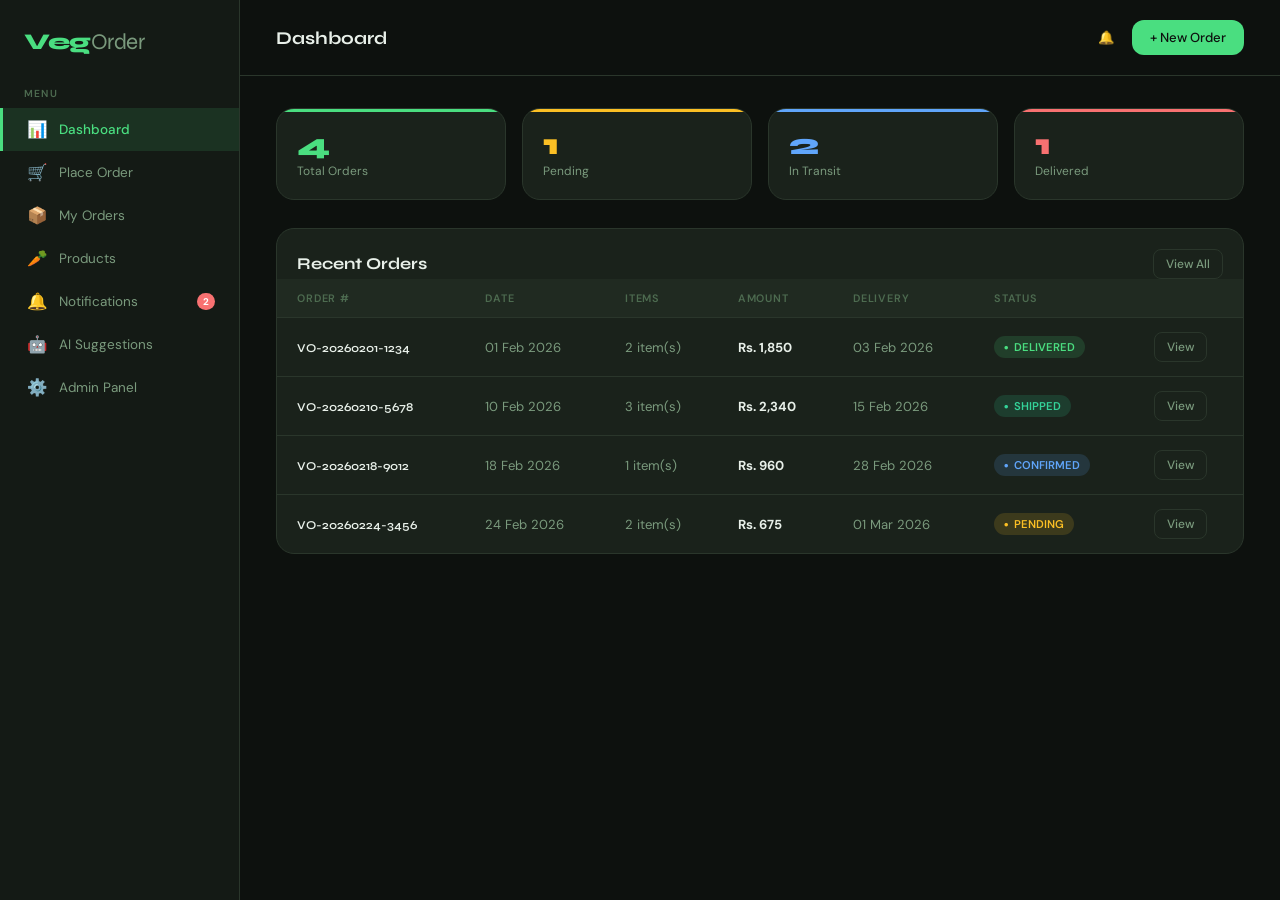
<file: index.html>
<!DOCTYPE html>
<html lang="en">
<head>
    <meta charset="UTF-8">
    <meta name="viewport" content="width=device-width, initial-scale=1.0">
    <title>VegOrder — Order Management</title>
    <link rel="preconnect" href="https://fonts.googleapis.com">
    <link href="https://fonts.googleapis.com/css2?family=Syne:wght@400;600;700;800&family=DM+Sans:ital,wght@0,300;0,400;0,500;1,300&display=swap" rel="stylesheet">
    <style>
        /* ===== ROOT & RESET ===== */
        *, *::before, *::after { box-sizing: border-box; margin: 0; padding: 0; }

        :root {
            --bg: #0d110e;
            --bg2: #141a15;
            --surface: #1a221b;
            --surface2: #202a21;
            --border: #2a362b;
            --green: #4ade80;
            --green-dim: #22c55e;
            --green-glow: rgba(74,222,128,0.12);
            --amber: #fbbf24;
            --red: #f87171;
            --blue: #60a5fa;
            --text: #e8f0e9;
            --text-muted: #7a9a7d;
            --text-dim: #4d6b50;
            --font-display: 'Syne', sans-serif;
            --font-body: 'DM Sans', sans-serif;
            --r: 12px;
            --r-lg: 18px;
        }

        html { font-size: 15px; }
        body {
            font-family: var(--font-body);
            background: var(--bg);
            color: var(--text);
            min-height: 100vh;
            overflow-x: hidden;
        }

        /* ===== LAYOUT ===== */
        .shell {
            display: grid;
            grid-template-columns: 240px 1fr;
            min-height: 100vh;
        }

        /* ===== SIDEBAR ===== */
        .sidebar {
            background: var(--bg2);
            border-right: 1px solid var(--border);
            display: flex;
            flex-direction: column;
            padding: 28px 0;
            position: sticky;
            top: 0;
            height: 100vh;
        }

        .logo {
            padding: 0 24px 32px;
            font-family: var(--font-display);
            font-size: 1.5rem;
            font-weight: 800;
            color: var(--green);
            letter-spacing: -0.5px;
        }
        .logo span { color: var(--text-muted); font-weight: 400; }

        .nav-label {
            font-size: 0.68rem;
            font-weight: 600;
            letter-spacing: 0.12em;
            text-transform: uppercase;
            color: var(--text-dim);
            padding: 0 24px 8px;
        }

        .nav-item {
            display: flex;
            align-items: center;
            gap: 12px;
            padding: 11px 24px;
            font-size: 0.9rem;
            font-weight: 400;
            color: var(--text-muted);
            cursor: pointer;
            border-left: 3px solid transparent;
            transition: all 0.2s;
        }
        .nav-item:hover { background: var(--surface); color: var(--text); }
        .nav-item.active {
            background: var(--green-glow);
            color: var(--green);
            border-left-color: var(--green);
            font-weight: 500;
        }
        .nav-item .ico { font-size: 1.1rem; width: 20px; text-align: center; }
        .badge {
            margin-left: auto;
            background: var(--red);
            color: #fff;
            font-size: 0.65rem;
            font-weight: 700;
            border-radius: 99px;
            padding: 2px 6px;
            min-width: 18px;
            text-align: center;
        }

        .sidebar-bottom {
            margin-top: auto;
            padding: 20px 24px;
            border-top: 1px solid var(--border);
        }
        .user-chip {
            display: flex;
            align-items: center;
            gap: 10px;
        }
        .avatar {
            width: 34px; height: 34px;
            border-radius: 50%;
            background: var(--green);
            display: flex; align-items: center; justify-content: center;
            font-family: var(--font-display);
            font-weight: 700;
            font-size: 0.8rem;
            color: var(--bg);
        }
        .user-info { font-size: 0.82rem; }
        .user-info strong { display: block; font-weight: 500; color: var(--text); }
        .user-info small { color: var(--text-dim); }

        /* ===== MAIN ===== */
        .main {
            display: flex;
            flex-direction: column;
            overflow-y: auto;
        }

        /* ===== TOPBAR ===== */
        .topbar {
            display: flex;
            align-items: center;
            justify-content: space-between;
            padding: 20px 36px;
            border-bottom: 1px solid var(--border);
            background: var(--bg);
            position: sticky;
            top: 0;
            z-index: 10;
        }
        .page-title {
            font-family: var(--font-display);
            font-size: 1.2rem;
            font-weight: 700;
            color: var(--text);
        }
        .topbar-actions { display: flex; gap: 10px; align-items: center; }

        /* ===== BUTTONS ===== */
        .btn {
            display: inline-flex;
            align-items: center;
            gap: 7px;
            padding: 9px 18px;
            border-radius: var(--r);
            font-family: var(--font-body);
            font-size: 0.875rem;
            font-weight: 500;
            cursor: pointer;
            border: none;
            transition: all 0.2s;
            text-decoration: none;
        }
        .btn-primary {
            background: var(--green);
            color: var(--bg);
        }
        .btn-primary:hover { background: var(--green-dim); transform: translateY(-1px); }
        .btn-secondary {
            background: var(--surface);
            color: var(--text-muted);
            border: 1px solid var(--border);
        }
        .btn-secondary:hover { color: var(--text); border-color: var(--text-dim); }
        .btn-danger { background: rgba(248,113,113,0.15); color: var(--red); border: 1px solid rgba(248,113,113,0.3); }
        .btn-danger:hover { background: rgba(248,113,113,0.25); }
        .btn-sm { padding: 6px 12px; font-size: 0.8rem; border-radius: 8px; }
        .btn-ghost { background: transparent; color: var(--text-muted); padding: 8px; border-radius: 8px; }
        .btn-ghost:hover { background: var(--surface); color: var(--text); }

        /* ===== PAGE CONTENT ===== */
        .page { padding: 32px 36px; display: none; }
        .page.active { display: block; }

        /* ===== SECTION HEADER ===== */
        .section-header {
            display: flex;
            align-items: center;
            justify-content: space-between;
            margin-bottom: 24px;
        }
        .section-title {
            font-family: var(--font-display);
            font-size: 1.1rem;
            font-weight: 700;
        }
        .section-sub { color: var(--text-muted); font-size: 0.82rem; margin-top: 2px; }

        /* ===== STATS ROW ===== */
        .stats-row {
            display: grid;
            grid-template-columns: repeat(4, 1fr);
            gap: 16px;
            margin-bottom: 28px;
        }
        .stat-card {
            background: var(--surface);
            border: 1px solid var(--border);
            border-radius: var(--r-lg);
            padding: 20px;
            position: relative;
            overflow: hidden;
        }
        .stat-card::before {
            content: '';
            position: absolute;
            top: 0; left: 0; right: 0;
            height: 3px;
            border-radius: var(--r-lg) var(--r-lg) 0 0;
        }
        .stat-card.green::before { background: var(--green); }
        .stat-card.amber::before { background: var(--amber); }
        .stat-card.red::before { background: var(--red); }
        .stat-card.blue::before { background: var(--blue); }
        .stat-value {
            font-family: var(--font-display);
            font-size: 2rem;
            font-weight: 800;
            line-height: 1;
            margin-bottom: 4px;
        }
        .stat-card.green .stat-value { color: var(--green); }
        .stat-card.amber .stat-value { color: var(--amber); }
        .stat-card.red .stat-value { color: var(--red); }
        .stat-card.blue .stat-value { color: var(--blue); }
        .stat-label { font-size: 0.8rem; color: var(--text-muted); }

        /* ===== TABLE ===== */
        .card {
            background: var(--surface);
            border: 1px solid var(--border);
            border-radius: var(--r-lg);
            overflow: hidden;
        }
        .table-wrap { overflow-x: auto; }
        table { width: 100%; border-collapse: collapse; }
        thead th {
            padding: 12px 20px;
            text-align: left;
            font-size: 0.72rem;
            font-weight: 600;
            letter-spacing: 0.08em;
            text-transform: uppercase;
            color: var(--text-dim);
            background: var(--surface2);
            border-bottom: 1px solid var(--border);
        }
        tbody tr {
            border-bottom: 1px solid var(--border);
            transition: background 0.15s;
        }
        tbody tr:last-child { border-bottom: none; }
        tbody tr:hover { background: var(--surface2); }
        tbody td {
            padding: 14px 20px;
            font-size: 0.875rem;
            color: var(--text);
            vertical-align: middle;
        }
        .td-muted { color: var(--text-muted); }

        /* ===== STATUS BADGES ===== */
        .status {
            display: inline-flex;
            align-items: center;
            gap: 5px;
            padding: 4px 10px;
            border-radius: 99px;
            font-size: 0.75rem;
            font-weight: 600;
        }
        .status::before { content: '●'; font-size: 0.55rem; }
        .status-PENDING { background: rgba(251,191,36,0.15); color: var(--amber); }
        .status-CONFIRMED { background: rgba(96,165,250,0.15); color: var(--blue); }
        .status-PACKED { background: rgba(167,139,250,0.15); color: #a78bfa; }
        .status-SHIPPED { background: rgba(52,211,153,0.15); color: #34d399; }
        .status-DELIVERED { background: rgba(74,222,128,0.15); color: var(--green); }
        .status-CANCELLED { background: rgba(248,113,113,0.15); color: var(--red); }

        /* ===== MODAL ===== */
        .overlay {
            position: fixed; inset: 0;
            background: rgba(0,0,0,0.7);
            backdrop-filter: blur(4px);
            z-index: 100;
            display: none;
            align-items: center;
            justify-content: center;
            animation: fadeIn 0.2s;
        }
        .overlay.open { display: flex; }
        @keyframes fadeIn { from { opacity: 0; } to { opacity: 1; } }

        .modal {
            background: var(--bg2);
            border: 1px solid var(--border);
            border-radius: 20px;
            width: 620px;
            max-width: calc(100vw - 40px);
            max-height: 90vh;
            overflow-y: auto;
            animation: slideUp 0.25s cubic-bezier(0.34, 1.56, 0.64, 1);
        }
        @keyframes slideUp { from { transform: translateY(30px); opacity: 0; } to { transform: translateY(0); opacity: 1; } }

        .modal-header {
            display: flex;
            align-items: center;
            justify-content: space-between;
            padding: 24px 28px;
            border-bottom: 1px solid var(--border);
        }
        .modal-title {
            font-family: var(--font-display);
            font-size: 1.1rem;
            font-weight: 700;
        }
        .modal-body { padding: 24px 28px; }
        .modal-footer {
            padding: 16px 28px;
            border-top: 1px solid var(--border);
            display: flex;
            justify-content: flex-end;
            gap: 10px;
        }

        /* ===== FORMS ===== */
        .form-grid { display: grid; grid-template-columns: 1fr 1fr; gap: 16px; }
        .form-group { display: flex; flex-direction: column; gap: 6px; }
        .form-group.full { grid-column: 1 / -1; }
        label { font-size: 0.8rem; font-weight: 500; color: var(--text-muted); }
        input, select, textarea {
            background: var(--surface);
            border: 1px solid var(--border);
            border-radius: var(--r);
            padding: 10px 14px;
            font-family: var(--font-body);
            font-size: 0.875rem;
            color: var(--text);
            transition: border-color 0.2s;
            outline: none;
        }
        input:focus, select:focus, textarea:focus {
            border-color: var(--green);
            box-shadow: 0 0 0 3px var(--green-glow);
        }
        select option { background: var(--bg2); }
        textarea { resize: vertical; min-height: 72px; }

        /* ===== CART ITEMS ===== */
        .cart-items { display: flex; flex-direction: column; gap: 10px; margin-bottom: 16px; }
        .cart-item {
            display: grid;
            grid-template-columns: 1fr 100px 32px;
            gap: 10px;
            align-items: center;
            background: var(--surface);
            border: 1px solid var(--border);
            border-radius: var(--r);
            padding: 12px 14px;
        }
        .add-item-btn {
            display: flex;
            align-items: center;
            gap: 8px;
            padding: 10px;
            border: 1px dashed var(--border);
            border-radius: var(--r);
            color: var(--text-dim);
            font-size: 0.85rem;
            cursor: pointer;
            transition: all 0.2s;
            background: none;
            width: 100%;
        }
        .add-item-btn:hover { border-color: var(--green); color: var(--green); }

        /* ===== VEGETABLE GRID ===== */
        .veg-grid {
            display: grid;
            grid-template-columns: repeat(auto-fill, minmax(180px, 1fr));
            gap: 14px;
            margin-bottom: 28px;
        }
        .veg-card {
            background: var(--surface);
            border: 1px solid var(--border);
            border-radius: var(--r-lg);
            padding: 18px;
            transition: all 0.2s;
            cursor: pointer;
            position: relative;
        }
        .veg-card:hover { border-color: var(--green); transform: translateY(-2px); box-shadow: 0 8px 24px rgba(0,0,0,0.3); }
        .veg-icon { font-size: 2.2rem; margin-bottom: 10px; }
        .veg-name { font-weight: 600; font-size: 0.9rem; margin-bottom: 4px; }
        .veg-price { color: var(--green); font-size: 0.85rem; font-weight: 500; }
        .veg-stock { font-size: 0.75rem; color: var(--text-dim); margin-top: 4px; }
        .stock-low { color: var(--amber) !important; }
        .stock-out { color: var(--red) !important; }

        /* ===== AI SUGGESTION CARD ===== */
        .suggestion-card {
            background: linear-gradient(135deg, rgba(74,222,128,0.06), rgba(74,222,128,0.02));
            border: 1px solid rgba(74,222,128,0.2);
            border-radius: var(--r-lg);
            padding: 20px;
            margin-bottom: 24px;
        }
        .suggestion-header {
            display: flex;
            align-items: center;
            gap: 10px;
            margin-bottom: 16px;
        }
        .suggestion-header h3 {
            font-family: var(--font-display);
            font-size: 1rem;
            font-weight: 700;
            color: var(--green);
        }
        .ai-badge {
            background: rgba(74,222,128,0.15);
            color: var(--green);
            font-size: 0.65rem;
            font-weight: 700;
            letter-spacing: 0.1em;
            padding: 3px 8px;
            border-radius: 99px;
        }
        .suggestions-grid { display: grid; grid-template-columns: repeat(auto-fill, minmax(160px, 1fr)); gap: 10px; }
        .sug-item {
            background: var(--surface2);
            border: 1px solid var(--border);
            border-radius: var(--r);
            padding: 12px;
            cursor: pointer;
            transition: all 0.2s;
        }
        .sug-item:hover { border-color: var(--green); }
        .sug-item-name { font-weight: 500; font-size: 0.85rem; margin-bottom: 4px; }
        .sug-qty { color: var(--green); font-size: 1rem; font-weight: 700; }
        .sug-meta { font-size: 0.72rem; color: var(--text-dim); margin-top: 2px; }
        .confidence-bar { height: 3px; background: var(--border); border-radius: 99px; margin-top: 8px; overflow: hidden; }
        .confidence-fill { height: 100%; background: var(--green); border-radius: 99px; transition: width 0.6s; }

        /* ===== NOTIFICATION LIST ===== */
        .notif-list { display: flex; flex-direction: column; gap: 10px; }
        .notif-item {
            display: flex;
            gap: 14px;
            padding: 16px;
            background: var(--surface);
            border: 1px solid var(--border);
            border-radius: var(--r);
            transition: background 0.2s;
        }
        .notif-item.unread { border-left: 3px solid var(--green); background: rgba(74,222,128,0.04); }
        .notif-icon {
            width: 38px; height: 38px; border-radius: 10px;
            display: flex; align-items: center; justify-content: center;
            font-size: 1.1rem;
            flex-shrink: 0;
        }
        .notif-confirm .notif-icon { background: rgba(96,165,250,0.15); }
        .notif-ship .notif-icon { background: rgba(52,211,153,0.15); }
        .notif-deliver .notif-icon { background: rgba(74,222,128,0.15); }
        .notif-cancel .notif-icon { background: rgba(248,113,113,0.15); }
        .notif-ai .notif-icon { background: rgba(167,139,250,0.15); }
        .notif-title { font-weight: 500; font-size: 0.875rem; margin-bottom: 3px; }
        .notif-msg { font-size: 0.8rem; color: var(--text-muted); line-height: 1.4; }
        .notif-time { font-size: 0.72rem; color: var(--text-dim); margin-top: 6px; }

        /* ===== ORDER DETAIL ===== */
        .order-detail-header {
            display: flex;
            align-items: flex-start;
            justify-content: space-between;
            margin-bottom: 28px;
            gap: 16px;
        }
        .order-meta { display: flex; flex-direction: column; gap: 6px; }
        .order-number {
            font-family: var(--font-display);
            font-size: 1.4rem;
            font-weight: 800;
        }
        .order-date { color: var(--text-muted); font-size: 0.85rem; }
        .order-actions { display: flex; gap: 8px; }

        .timeline {
            display: flex;
            gap: 0;
            margin-bottom: 28px;
            background: var(--surface);
            border: 1px solid var(--border);
            border-radius: var(--r-lg);
            padding: 20px 24px;
            overflow-x: auto;
        }
        .step {
            flex: 1;
            display: flex;
            flex-direction: column;
            align-items: center;
            position: relative;
            min-width: 80px;
        }
        .step::after {
            content: '';
            position: absolute;
            top: 16px;
            left: 50%;
            right: -50%;
            height: 2px;
            background: var(--border);
            z-index: 0;
        }
        .step:last-child::after { display: none; }
        .step.done::after { background: var(--green); }
        .step-dot {
            width: 32px; height: 32px;
            border-radius: 50%;
            background: var(--surface2);
            border: 2px solid var(--border);
            display: flex; align-items: center; justify-content: center;
            font-size: 0.85rem;
            position: relative;
            z-index: 1;
        }
        .step.done .step-dot { background: var(--green); border-color: var(--green); color: var(--bg); }
        .step.current .step-dot { border-color: var(--amber); box-shadow: 0 0 0 4px rgba(251,191,36,0.2); background: rgba(251,191,36,0.15); color: var(--amber); }
        .step-label { font-size: 0.7rem; color: var(--text-dim); margin-top: 8px; text-align: center; }
        .step.done .step-label { color: var(--green); }
        .step.current .step-label { color: var(--amber); font-weight: 600; }

        /* ===== EMPTY STATE ===== */
        .empty {
            text-align: center;
            padding: 60px 20px;
            color: var(--text-dim);
        }
        .empty-icon { font-size: 3rem; margin-bottom: 12px; }
        .empty-title { font-family: var(--font-display); font-size: 1rem; font-weight: 700; color: var(--text-muted); margin-bottom: 6px; }
        .empty-desc { font-size: 0.85rem; }

        /* ===== TOAST ===== */
        .toast-container {
            position: fixed;
            bottom: 24px;
            right: 24px;
            z-index: 999;
            display: flex;
            flex-direction: column;
            gap: 10px;
        }
        .toast {
            background: var(--surface);
            border: 1px solid var(--border);
            border-radius: var(--r);
            padding: 14px 18px;
            font-size: 0.875rem;
            min-width: 280px;
            display: flex;
            align-items: center;
            gap: 10px;
            animation: slideUp 0.3s cubic-bezier(0.34, 1.56, 0.64, 1);
            box-shadow: 0 8px 32px rgba(0,0,0,0.4);
        }
        .toast.success { border-left: 3px solid var(--green); }
        .toast.error { border-left: 3px solid var(--red); }
        .toast.info { border-left: 3px solid var(--blue); }

        /* ===== SCROLLBAR ===== */
        ::-webkit-scrollbar { width: 6px; height: 6px; }
        ::-webkit-scrollbar-track { background: var(--bg); }
        ::-webkit-scrollbar-thumb { background: var(--border); border-radius: 3px; }
        ::-webkit-scrollbar-thumb:hover { background: var(--text-dim); }

        /* ===== ANIMATIONS ===== */
        @keyframes pulse { 0%,100% { opacity:1 } 50% { opacity: 0.5 } }
        .loading { animation: pulse 1.5s infinite; }
    </style>
</head>
<body>

<div class="shell">
    <!-- SIDEBAR -->
    <aside class="sidebar">
        <div class="logo">Veg<span>Order</span></div>
        <div class="nav-label">Menu</div>
        <div class="nav-item active" onclick="showPage('dashboard')">
            <span class="ico">📊</span> Dashboard
        </div>
        <div class="nav-item" onclick="showPage('place-order')">
            <span class="ico">🛒</span> Place Order
        </div>
        <div class="nav-item" onclick="showPage('orders')">
            <span class="ico">📦</span> My Orders
        </div>
        <div class="nav-item" onclick="showPage('vegetables')">
            <span class="ico">🥕</span> Products
        </div>
        <div class="nav-item" onclick="showPage('notifications')">
            <span class="ico">🔔</span> Notifications
            <span class="badge" id="notif-badge" style="display:none">3</span>
        </div>
        <div class="nav-item" onclick="showPage('ai-suggestions')">
            <span class="ico">🤖</span> AI Suggestions
        </div>
        <div class="nav-item" onclick="showPage('admin')">
            <span class="ico">⚙️</span> Admin Panel
        </div>

    </aside>

    <!-- MAIN -->
    <main class="main">
        <div class="topbar">
            <div class="page-title" id="page-title">Dashboard</div>
            <div class="topbar-actions">
                <button class="btn btn-ghost" onclick="showPage('notifications')">🔔</button>
                <button class="btn btn-primary" onclick="showPage('place-order')">+ New Order</button>
            </div>
        </div>

        <!-- ===== DASHBOARD PAGE ===== -->
        <div class="page active" id="page-dashboard">
            <div class="stats-row">
                <div class="stat-card green">
                    <div class="stat-value" id="stat-total">0</div>
                    <div class="stat-label">Total Orders</div>
                </div>
                <div class="stat-card amber">
                    <div class="stat-value" id="stat-pending">0</div>
                    <div class="stat-label">Pending</div>
                </div>
                <div class="stat-card blue">
                    <div class="stat-value" id="stat-transit">0</div>
                    <div class="stat-label">In Transit</div>
                </div>
                <div class="stat-card red">
                    <div class="stat-value" id="stat-delivered">0</div>
                    <div class="stat-label">Delivered</div>
                </div>
            </div>
            <div class="card">
                <div style="padding: 20px 20px 0; display:flex; justify-content:space-between; align-items:center;">
                    <div class="section-title">Recent Orders</div>
                    <button class="btn btn-secondary btn-sm" onclick="showPage('orders')">View All</button>
                </div>
                <div class="table-wrap">
                    <table>
                        <thead>
                        <tr>
                            <th>Order #</th>
                            <th>Date</th>
                            <th>Items</th>
                            <th>Amount</th>
                            <th>Delivery</th>
                            <th>Status</th>
                            <th></th>
                        </tr>
                        </thead>
                        <tbody id="dashboard-orders-body">
                        <tr><td colspan="7"><div class="loading" style="padding:20px;text-align:center;color:var(--text-dim)">Loading orders…</div></td></tr>
                        </tbody>
                    </table>
                </div>
            </div>
        </div>

        <!-- ===== PLACE ORDER PAGE ===== -->
        <div class="page" id="page-place-order">
            <div class="suggestion-card" id="inline-suggestions" style="display:none">
                <div class="suggestion-header">
                    <span style="font-size:1.5rem">🤖</span>
                    <h3>AI Demand Suggestions</h3>
                    <span class="ai-badge">AIML</span>
                </div>
                <p style="font-size:0.82rem;color:var(--text-muted);margin-bottom:14px">Based on your order history, here's what you might need:</p>
                <div class="suggestions-grid" id="place-suggestions-grid"></div>
            </div>

            <div class="card" style="padding: 28px;">
                <div class="section-header">
                    <div>
                        <div class="section-title">New Order</div>
                        <div class="section-sub">Select vegetables, set quantity and delivery date</div>
                    </div>
                </div>

                <div class="form-grid">
                    <div class="form-group">
                        <label>Delivery Date</label>
                        <input type="date" id="order-delivery-date">
                    </div>
                    <div class="form-group">
                        <label>Delivery Address</label>
                        <input type="text" id="order-delivery-address" placeholder="Enter delivery address">
                    </div>
                    <div class="form-group full">
                        <label>Order Notes (optional)</label>
                        <textarea id="order-notes" placeholder="Special instructions…"></textarea>
                    </div>
                </div>

                <div style="margin: 20px 0 10px; font-size:0.85rem; font-weight:500; color:var(--text-muted)">ORDER ITEMS</div>
                <div class="cart-items" id="cart-items"></div>
                <button class="add-item-btn" onclick="addCartItem()">+ Add Vegetable</button>

                <div style="display:flex; align-items:center; justify-content:space-between; margin-top:24px; padding-top:20px; border-top:1px solid var(--border)">
                    <div>
                        <div style="font-size:0.8rem;color:var(--text-muted)">Order Total</div>
                        <div style="font-family:var(--font-display);font-size:1.5rem;font-weight:800;color:var(--green)" id="order-total">Rs. 0.00</div>
                    </div>
                    <button class="btn btn-primary" onclick="submitOrder()" style="padding:12px 28px;font-size:1rem;">
                        Place Order →
                    </button>
                </div>
            </div>
        </div>

        <!-- ===== MY ORDERS PAGE ===== -->
        <div class="page" id="page-orders">
            <div class="card">
                <div style="padding:20px; display:flex; gap:10px; align-items:center; border-bottom:1px solid var(--border)">
                    <select id="status-filter" onchange="filterOrders()" style="min-width:160px">
                        <option value="">All Statuses</option>
                        <option>PENDING</option>
                        <option>CONFIRMED</option>
                        <option>PACKED</option>
                        <option>SHIPPED</option>
                        <option>DELIVERED</option>
                        <option>CANCELLED</option>
                    </select>
                </div>
                <div class="table-wrap">
                    <table>
                        <thead>
                        <tr>
                            <th>Order #</th>
                            <th>Date</th>
                            <th>Items</th>
                            <th>Total</th>
                            <th>Delivery Date</th>
                            <th>Status</th>
                            <th>Actions</th>
                        </tr>
                        </thead>
                        <tbody id="orders-body"></tbody>
                    </table>
                </div>
            </div>
        </div>

        <!-- ===== VEGETABLES PAGE ===== -->
        <div class="page" id="page-vegetables">
            <div class="section-header">
                <div>
                    <div class="section-title">Available Products</div>
                    <div class="section-sub">Live stock from farmers</div>
                </div>
                <input type="text" placeholder="Search vegetables…" oninput="filterVegs(this.value)" style="width:220px">
            </div>
            <div class="veg-grid" id="veg-grid"></div>
        </div>

        <!-- ===== NOTIFICATIONS PAGE ===== -->
        <div class="page" id="page-notifications">
            <div class="section-header">
                <div>
                    <div class="section-title">Notifications</div>
                    <div class="section-sub" id="notif-count-label"></div>
                </div>
                <button class="btn btn-secondary btn-sm" onclick="markAllRead()">Mark all read</button>
            </div>
            <div class="notif-list" id="notif-list"></div>
        </div>

        <!-- ===== AI SUGGESTIONS PAGE ===== -->
        <div class="page" id="page-ai-suggestions">
            <div class="suggestion-card">
                <div class="suggestion-header">
                    <span style="font-size:1.8rem">🤖</span>
                    <div>
                        <h3>AI Demand Planner</h3>
                        <p style="font-size:0.8rem;color:var(--text-muted);margin-top:2px">Smart quantity predictions based on your buying patterns</p>
                    </div>
                    <span class="ai-badge" style="margin-left:auto">AIML</span>
                </div>
                <div style="display:flex;gap:12px;align-items:center;margin-bottom:16px">
                    <label style="color:var(--text-muted);font-size:0.85rem">Analysis period:</label>
                    <select id="ai-months" onchange="loadSuggestions()" style="width:auto">
                        <option value="1">Last 1 month</option>
                        <option value="3" selected>Last 3 months</option>
                        <option value="6">Last 6 months</option>
                    </select>
                </div>
                <div class="suggestions-grid" id="ai-suggestions-grid">
                    <div class="empty" style="grid-column:1/-1;padding:40px">
                        <div class="empty-icon">📊</div>
                        <div class="empty-title">No history yet</div>
                        <div class="empty-desc">Place orders to unlock AI-powered demand predictions</div>
                    </div>
                </div>
            </div>
            <div style="padding:12px 0;font-size:0.8rem;color:var(--text-dim);text-align:center">
                AI suggestions use a rolling average + 10% waste-reduction buffer. Confidence increases with more order history.
            </div>
        </div>

        <!-- ===== ADMIN PAGE ===== -->
        <div class="page" id="page-admin">
            <div class="section-header">
                <div class="section-title">Admin — Update Order Status</div>
            </div>
            <div class="card">
                <div class="table-wrap">
                    <table>
                        <thead>
                        <tr><th>Order #</th><th>Buyer ID</th><th>Total</th><th>Current Status</th><th>Update Status</th></tr>
                        </thead>
                        <tbody id="admin-orders-body"></tbody>
                    </table>
                </div>
            </div>
        </div>
    </main>
</div>

<!-- ORDER DETAIL MODAL -->
<div class="overlay" id="detail-modal">
    <div class="modal" style="width:700px">
        <div class="modal-header">
            <div class="modal-title">Order Details</div>
            <button class="btn btn-ghost" onclick="closeModal('detail-modal')">✕</button>
        </div>
        <div class="modal-body" id="detail-modal-body"></div>
    </div>
</div>

<!-- CANCEL MODAL -->
<div class="overlay" id="cancel-modal">
    <div class="modal" style="width:420px">
        <div class="modal-header">
            <div class="modal-title">Cancel Order</div>
            <button class="btn btn-ghost" onclick="closeModal('cancel-modal')">✕</button>
        </div>
        <div class="modal-body">
            <p style="color:var(--text-muted);margin-bottom:16px;font-size:0.875rem">Please provide a reason for cancellation:</p>
            <textarea id="cancel-reason" placeholder="Reason for cancellation…" style="width:100%"></textarea>
        </div>
        <div class="modal-footer">
            <button class="btn btn-secondary" onclick="closeModal('cancel-modal')">Back</button>
            <button class="btn btn-danger" onclick="confirmCancel()">Cancel Order</button>
        </div>
    </div>
</div>

<div class="toast-container" id="toasts"></div>

<script>
    // ============================================================
    // CONFIG
    // ============================================================
    const API = 'http://localhost:8081/api';
    const BUYER_ID = 3; // logged in buyer

    // ============================================================
    // STATE
    // ============================================================
    let allOrders = [];
    let allVegs = [];
    let allNotifs = [];
    let cartItems = [];
    let cancelTargetId = null;

    // ============================================================
    // DEMO DATA (used when backend not connected)
    // ============================================================
    const DEMO_VEGS = [
        { id: 1, name: 'Tomatoes', category: 'Fruit', unit: 'kg', pricePerUnit: 120, availableStock: 500, icon: '🍅' },
        { id: 2, name: 'Carrots', category: 'Root', unit: 'kg', pricePerUnit: 85, availableStock: 300, icon: '🥕' },
        { id: 3, name: 'Cabbage', category: 'Leafy', unit: 'piece', pricePerUnit: 60, availableStock: 200, icon: '🥬' },
        { id: 4, name: 'Beans', category: 'Pod', unit: 'kg', pricePerUnit: 150, availableStock: 150, icon: '🫘' },
        { id: 5, name: 'Brinjal', category: 'Fruit', unit: 'kg', pricePerUnit: 95, availableStock: 250, icon: '🍆' },
        { id: 6, name: 'Leeks', category: 'Bulb', unit: 'bundle', pricePerUnit: 45, availableStock: 180, icon: '🧅' },
        { id: 7, name: 'Pumpkin', category: 'Fruit', unit: 'kg', pricePerUnit: 55, availableStock: 400, icon: '🎃' },
        { id: 8, name: 'Bitter Gourd', category: 'Fruit', unit: 'kg', pricePerUnit: 130, availableStock: 5, icon: '🫑' },
    ];

    const DEMO_ORDERS = [
        { id: 1, orderNumber: 'VO-20260201-1234', buyerId: 3, status: 'DELIVERED', totalAmount: 1850, deliveryDate: '2026-02-03', createdAt: '2026-02-01T09:30:00', canModifyUntil: null, items: [{vegetableId:1,quantity:5,unitPrice:120},{vegetableId:2,quantity:8,unitPrice:85}] },
        { id: 2, orderNumber: 'VO-20260210-5678', buyerId: 3, status: 'SHIPPED', totalAmount: 2340, deliveryDate: '2026-02-15', createdAt: '2026-02-10T14:00:00', canModifyUntil: null, items: [{vegetableId:3,quantity:10,unitPrice:60},{vegetableId:4,quantity:6,unitPrice:150},{vegetableId:5,quantity:8,unitPrice:95}] },
        { id: 3, orderNumber: 'VO-20260218-9012', buyerId: 3, status: 'CONFIRMED', totalAmount: 960, deliveryDate: '2026-02-28', createdAt: '2026-02-18T11:00:00', canModifyUntil: '2026-12-01T12:00:00', items: [{vegetableId:1,quantity:8,unitPrice:120}] },
        { id: 4, orderNumber: 'VO-20260224-3456', buyerId: 3, status: 'PENDING', totalAmount: 675, deliveryDate: '2026-03-01', createdAt: '2026-02-24T16:45:00', canModifyUntil: '2026-12-01T17:15:00', items: [{vegetableId:6,quantity:5,unitPrice:45},{vegetableId:2,quantity:6,unitPrice:85}] },
    ];

    const DEMO_NOTIFS = [
        { id: 1, title: 'Order Delivered 🎉', message: 'VO-20260201-1234 has been delivered. Enjoy your fresh vegetables!', type: 'ORDER_DELIVERED', isRead: false, createdAt: '2026-02-03T14:00:00' },
        { id: 2, title: 'Order On the Way 🚚', message: 'VO-20260210-5678 is shipped and out for delivery.', type: 'ORDER_SHIPPED', isRead: false, createdAt: '2026-02-13T09:00:00' },
        { id: 3, title: 'Order Confirmed ✅', message: 'VO-20260218-9012 confirmed. Total: Rs. 960', type: 'ORDER_CONFIRMED', isRead: true, createdAt: '2026-02-18T11:05:00' },
        { id: 4, title: 'AI Suggestion 🤖', message: 'Based on your history, consider ordering 12kg Tomatoes and 10kg Carrots this week.', type: 'DEMAND_SUGGESTION', isRead: true, createdAt: '2026-02-20T08:00:00' },
    ];

    const DEMO_SUGGESTIONS = [
        { vegetableId: 1, vegetableName: 'Tomatoes', unit: 'kg', suggestedQuantity: 14.3, averageMonthlyQuantity: 13, basedOnMonths: 3, confidenceScore: 85 },
        { vegetableId: 2, vegetableName: 'Carrots', unit: 'kg', suggestedQuantity: 11, averageMonthlyQuantity: 10, basedOnMonths: 3, confidenceScore: 78 },
        { vegetableId: 3, vegetableName: 'Cabbage', unit: 'piece', suggestedQuantity: 7.7, averageMonthlyQuantity: 7, basedOnMonths: 2, confidenceScore: 55 },
    ];

    // ============================================================
    // INIT
    // ============================================================
    document.addEventListener('DOMContentLoaded', () => {
        // Set min date to today
        document.getElementById('order-delivery-date').min = new Date().toISOString().split('T')[0];
        loadAll();
    });

    async function loadAll() {
        await Promise.all([loadVegetables(), loadOrders(), loadNotifications()]);
        renderDashboard();
        renderVegeables();
        renderOrdersPage();
        renderNotifications();
        addCartItem(); // Start with one empty row
    }

    // ============================================================
    // DATA LOADING (falls back to demo data)
    // ============================================================
    async function loadVegetables() {
        try {
            const r = await fetch(`${API}/vegetables`);
            const d = await r.json();
            if (d.success) { allVegs = d.data; return; }
        } catch(e) {}
        allVegs = DEMO_VEGS;
    }

    async function loadOrders() {
        try {
            const r = await fetch(`${API}/orders/buyer/${BUYER_ID}`);
            const d = await r.json();
            if (d.success) { allOrders = d.data; return; }
        } catch(e) {}
        allOrders = DEMO_ORDERS;
    }

    async function loadNotifications() {
        try {
            const r = await fetch(`${API}/notifications/user/${BUYER_ID}`);
            const d = await r.json();
            if (d.success) { allNotifs = d.data; return; }
        } catch(e) {}
        allNotifs = DEMO_NOTIFS;
    }

    async function loadSuggestions() {
        const months = document.getElementById('ai-months')?.value || 3;
        try {
            const r = await fetch(`${API}/orders/suggestions/${BUYER_ID}?months=${months}`);
            const d = await r.json();
            if (d.success && d.data.length) { renderSuggestionsGrid(d.data, 'ai-suggestions-grid'); return; }
        } catch(e) {}
        renderSuggestionsGrid(DEMO_SUGGESTIONS, 'ai-suggestions-grid');
    }

    // ============================================================
    // NAVIGATION
    // ============================================================
    const pageTitles = {
        dashboard: 'Dashboard', 'place-order': 'Place Order',
        orders: 'My Orders', vegetables: 'Products',
        notifications: 'Notifications', 'ai-suggestions': 'AI Demand Planner', admin: 'Admin Panel'
    };

    function showPage(name) {
        document.querySelectorAll('.page').forEach(p => p.classList.remove('active'));
        document.querySelectorAll('.nav-item').forEach(n => n.classList.remove('active'));
        document.getElementById(`page-${name}`).classList.add('active');
        document.querySelectorAll('.nav-item').forEach(n => {
            if (n.textContent.toLowerCase().includes(pageTitles[name]?.split(' ')[0].toLowerCase())) {
                n.classList.add('active');
            }
        });
        document.getElementById('page-title').textContent = pageTitles[name] || name;

        if (name === 'ai-suggestions') loadSuggestions();
        if (name === 'admin') renderAdmin();
        if (name === 'place-order') loadInlineSuggestions();
    }

    // ============================================================
    // DASHBOARD
    // ============================================================
    function renderDashboard() {
        document.getElementById('stat-total').textContent = allOrders.length;
        document.getElementById('stat-pending').textContent = allOrders.filter(o => o.status === 'PENDING').length;
        document.getElementById('stat-transit').textContent = allOrders.filter(o => ['CONFIRMED','PACKED','SHIPPED'].includes(o.status)).length;
        document.getElementById('stat-delivered').textContent = allOrders.filter(o => o.status === 'DELIVERED').length;

        const recent = [...allOrders].slice(0, 5);
        const tbody = document.getElementById('dashboard-orders-body');
        if (!recent.length) {
            tbody.innerHTML = '<tr><td colspan="7"><div class="empty"><div class="empty-icon">📦</div><div class="empty-title">No orders yet</div></div></td></tr>';
            return;
        }
        tbody.innerHTML = recent.map(o => `
    <tr>
      <td><span style="font-family:var(--font-display);font-size:0.8rem;font-weight:600">${o.orderNumber}</span></td>
      <td class="td-muted">${fmtDate(o.createdAt)}</td>
      <td class="td-muted">${o.items?.length || 0} item(s)</td>
      <td><strong>Rs. ${Number(o.totalAmount).toLocaleString()}</strong></td>
      <td class="td-muted">${fmtDate(o.deliveryDate)}</td>
      <td><span class="status status-${o.status}">${o.status}</span></td>
      <td><button class="btn btn-secondary btn-sm" onclick="viewOrder(${o.id})">View</button></td>
    </tr>`).join('');
    }

    // ============================================================
    // VEGETABLES
    // ============================================================
    function renderVegeables(filter = '') {
        const grid = document.getElementById('veg-grid');
        const filtered = allVegs.filter(v => v.name.toLowerCase().includes(filter.toLowerCase()));
        if (!filtered.length) {
            grid.innerHTML = '<div class="empty" style="grid-column:1/-1"><div class="empty-icon">🔍</div><div class="empty-title">No vegetables found</div></div>';
            return;
        }
        const icons = ['🍅','🥕','🥬','🫘','🍆','🧅','🎃','🫑','🌽','🥦','🧄','🫛'];
        grid.innerHTML = filtered.map((v, i) => {
            const stockClass = v.availableStock <= 10 ? (v.availableStock <= 0 ? 'stock-out' : 'stock-low') : '';
            return `
    <div class="veg-card" onclick="addVegToCart(${v.id})">
      <div class="veg-icon">${v.icon || icons[i % icons.length]}</div>
      <div class="veg-name">${v.name}</div>
      <div class="veg-price">Rs. ${v.pricePerUnit} / ${v.unit}</div>
      <div class="veg-stock ${stockClass}">Stock: ${v.availableStock} ${v.unit}</div>
    </div>`;
        }).join('');
    }

    function filterVegs(q) { renderVegeables(q); }

    // ============================================================
    // ORDERS LIST
    // ============================================================
    function renderOrdersPage() {
        const filter = document.getElementById('status-filter')?.value || '';
        const orders = filter ? allOrders.filter(o => o.status === filter) : allOrders;
        const tbody = document.getElementById('orders-body');
        if (!orders.length) {
            tbody.innerHTML = '<tr><td colspan="7"><div class="empty"><div class="empty-icon">📦</div><div class="empty-title">No orders found</div></div></td></tr>';
            return;
        }
        tbody.innerHTML = orders.map(o => {
            const canMod = o.canModifyUntil && new Date(o.canModifyUntil) > new Date() && !['CANCELLED','DELIVERED'].includes(o.status);
            return `
    <tr>
      <td><span style="font-family:var(--font-display);font-weight:700;font-size:0.82rem">${o.orderNumber}</span></td>
      <td class="td-muted">${fmtDate(o.createdAt)}</td>
      <td class="td-muted">${o.items?.length || 0} items</td>
      <td><strong>Rs. ${Number(o.totalAmount).toLocaleString()}</strong></td>
      <td class="td-muted">${fmtDate(o.deliveryDate)}</td>
      <td><span class="status status-${o.status}">${o.status}</span></td>
      <td style="display:flex;gap:6px">
        <button class="btn btn-secondary btn-sm" onclick="viewOrder(${o.id})">View</button>
        ${canMod ? `<button class="btn btn-danger btn-sm" onclick="startCancel(${o.id})">Cancel</button>` : ''}
      </td>
    </tr>`;
        }).join('');
    }

    function filterOrders() { renderOrdersPage(); }

    // ============================================================
    // ORDER DETAIL
    // ============================================================
    function viewOrder(id) {
        const o = allOrders.find(x => x.id === id);
        if (!o) return;
        const steps = ['PENDING','CONFIRMED','PACKED','SHIPPED','DELIVERED'];
        const curIdx = steps.indexOf(o.status);
        const isCancelled = o.status === 'CANCELLED';

        const timeline = isCancelled
            ? `<div style="padding:16px;text-align:center"><span class="status status-CANCELLED">Order Cancelled</span></div>`
            : `<div class="timeline">
        ${steps.map((s, i) => {
                const cls = i < curIdx ? 'done' : (i === curIdx ? 'current' : '');
                const icons2 = ['📝','✅','📦','🚚','🎉'];
                return `<div class="step ${cls}"><div class="step-dot">${i <= curIdx ? icons2[i] : ''}</div><div class="step-label">${s}</div></div>`;
            }).join('')}
       </div>`;

        const itemsHtml = (o.items || []).map(item => {
            const veg = allVegs.find(v => v.id === item.vegetableId) || { name: `Veg #${item.vegetableId}`, unit: '' };
            return `<tr>
      <td>${veg.name}</td>
      <td class="td-muted">${item.quantity} ${veg.unit}</td>
      <td class="td-muted">Rs. ${item.unitPrice}</td>
      <td><strong>Rs. ${(item.quantity * item.unitPrice).toFixed(2)}</strong></td>
    </tr>`;
        }).join('');

        const canMod = o.canModifyUntil && new Date(o.canModifyUntil) > new Date() && !isCancelled;
        const timeLeft = canMod ? getTimeLeft(o.canModifyUntil) : '';

        document.getElementById('detail-modal-body').innerHTML = `
    <div class="order-detail-header">
      <div class="order-meta">
        <div class="order-number">${o.orderNumber}</div>
        <div class="order-date">Placed: ${fmtDateTime(o.createdAt)}</div>
        <div class="order-date">Delivery: ${fmtDate(o.deliveryDate)}</div>
        ${o.deliveryAddress ? `<div class="order-date">📍 ${o.deliveryAddress}</div>` : ''}
      </div>
      <div class="order-actions">
        <span class="status status-${o.status}">${o.status}</span>
        ${canMod ? `<button class="btn btn-danger btn-sm" onclick="closeModal('detail-modal');startCancel(${o.id})">Cancel</button>` : ''}
      </div>
    </div>
    ${canMod ? `<div style="background:rgba(251,191,36,0.1);border:1px solid rgba(251,191,36,0.2);border-radius:10px;padding:10px 14px;font-size:0.8rem;color:var(--amber);margin-bottom:20px">⏱ You can modify this order for ${timeLeft}</div>` : ''}
    ${timeline}
    <div style="font-size:0.82rem;font-weight:600;color:var(--text-dim);letter-spacing:0.08em;margin-bottom:12px">ORDER ITEMS</div>
    <div class="card" style="margin-bottom:16px">
      <table style="width:100%">
        <thead><tr><th>Item</th><th>Qty</th><th>Unit Price</th><th>Subtotal</th></tr></thead>
        <tbody>${itemsHtml}</tbody>
      </table>
    </div>
    <div style="text-align:right">
      <div style="font-size:0.8rem;color:var(--text-muted)">Order Total</div>
      <div style="font-family:var(--font-display);font-size:1.6rem;font-weight:800;color:var(--green)">Rs. ${Number(o.totalAmount).toLocaleString()}</div>
    </div>
    ${o.notes ? `<div style="margin-top:14px;font-size:0.8rem;color:var(--text-muted)">Notes: ${o.notes}</div>` : ''}
    ${o.cancellationReason ? `<div style="margin-top:14px;font-size:0.8rem;color:var(--red)">Cancellation reason: ${o.cancellationReason}</div>` : ''}
  `;

        document.getElementById('detail-modal').classList.add('open');
    }

    // ============================================================
    // PLACE ORDER — CART
    // ============================================================
    function addCartItem(vegId = null, qty = '') {
        const id = Date.now();
        cartItems.push({ id });
        renderCart();
        if (vegId) {
            setTimeout(() => {
                const sel = document.querySelector(`[data-cart="${id}"] select`);
                if (sel) { sel.value = vegId; updateCartTotal(); }
                const qtyInput = document.querySelector(`[data-cart="${id}"] input`);
                if (qtyInput && qty) { qtyInput.value = qty; updateCartTotal(); }
            }, 50);
        }
    }

    function addVegToCart(vegId) {
        showPage('place-order');
        addCartItem(vegId, 1);
        toast('Vegetable added to cart', 'success');
    }

    function removeCartItem(id) {
        cartItems = cartItems.filter(c => c.id !== id);
        renderCart();
        updateCartTotal();
    }

    function renderCart() {
        const container = document.getElementById('cart-items');
        if (!cartItems.length) { container.innerHTML = ''; return; }
        container.innerHTML = cartItems.map(c => `
    <div class="cart-item" data-cart="${c.id}">
      <select onchange="updateCartTotal()" style="flex:1">
        <option value="">Select vegetable…</option>
        ${allVegs.map(v => `<option value="${v.id}">${v.name} — Rs.${v.pricePerUnit}/${v.unit} (Stock: ${v.availableStock})</option>`).join('')}
      </select>
      <input type="number" min="0.1" step="0.1" placeholder="Qty" oninput="updateCartTotal()" style="text-align:center">
      <button class="btn btn-ghost btn-sm" onclick="removeCartItem(${c.id})" style="color:var(--red);padding:6px">✕</button>
    </div>
  `).join('');
    }

    function updateCartTotal() {
        let total = 0;
        document.querySelectorAll('.cart-item').forEach(row => {
            const vegId = Number(row.querySelector('select').value);
            const qty = Number(row.querySelector('input').value) || 0;
            if (vegId && qty) {
                const veg = allVegs.find(v => v.id === vegId);
                if (veg) total += qty * veg.pricePerUnit;
            }
        });
        document.getElementById('order-total').textContent = `Rs. ${total.toLocaleString('en', {minimumFractionDigits: 2})}`;
    }

    async function loadInlineSuggestions() {
        const el = document.getElementById('inline-suggestions');
        // Only show if buyer has history
        if (allOrders.length > 0) {
            el.style.display = 'block';
            renderSuggestionsGrid(DEMO_SUGGESTIONS, 'place-suggestions-grid', true);
        }
    }

    function renderSuggestionsGrid(sugs, gridId, clickable = false) {
        const grid = document.getElementById(gridId);
        if (!sugs || !sugs.length) {
            grid.innerHTML = '<div class="empty" style="grid-column:1/-1;padding:40px"><div class="empty-icon">📊</div><div class="empty-title">No history yet</div></div>';
            return;
        }
        grid.innerHTML = sugs.map(s => `
    <div class="sug-item" ${clickable ? `onclick="addCartItem(${s.vegetableId}, ${s.suggestedQuantity})"` : ''}>
      <div class="sug-item-name">${s.vegetableName}</div>
      <div class="sug-qty">${s.suggestedQuantity} <small style="font-size:0.65rem;color:var(--text-dim)">${s.unit}</small></div>
      <div class="sug-meta">Avg: ${s.averageMonthlyQuantity}/${s.unit}/mo · ${s.basedOnMonths}mo history</div>
      <div class="confidence-bar"><div class="confidence-fill" style="width:${s.confidenceScore}%"></div></div>
      <div class="sug-meta" style="margin-top:4px">Confidence: ${s.confidenceScore}%</div>
      ${clickable ? '<div class="sug-meta" style="color:var(--green);margin-top:4px">+ Add to order</div>' : ''}
    </div>
  `).join('');
    }

    // ============================================================
    // SUBMIT ORDER
    // ============================================================
    async function submitOrder() {
        const deliveryDate = document.getElementById('order-delivery-date').value;
        const deliveryAddress = document.getElementById('order-delivery-address').value;

        if (!deliveryDate) { toast('Please select a delivery date', 'error'); return; }
        if (!deliveryAddress) { toast('Please enter a delivery address', 'error'); return; }

        const items = [];
        let valid = true;
        document.querySelectorAll('.cart-item').forEach(row => {
            const vegId = Number(row.querySelector('select').value);
            const qty = Number(row.querySelector('input').value);
            if (!vegId || !qty) { valid = false; return; }
            const veg = allVegs.find(v => v.id === vegId);
            if (veg && qty > veg.availableStock) {
                toast(`Insufficient stock for ${veg.name}. Available: ${veg.availableStock}`, 'error');
                valid = false;
            }
            items.push({ vegetableId: vegId, quantity: qty });
        });

        if (!valid || !items.length) { if (items.length === 0) toast('Please add at least one item', 'error'); return; }

        const payload = { buyerId: BUYER_ID, items, deliveryDate, deliveryAddress, notes: document.getElementById('order-notes').value };

        let newOrder;
        try {
            const r = await fetch(`${API}/orders`, { method: 'POST', headers: { 'Content-Type': 'application/json' }, body: JSON.stringify(payload) });
            const d = await r.json();
            if (!d.success) throw new Error(d.message);
            newOrder = d.data;
        } catch(e) {
            // Demo fallback
            const total = items.reduce((s, item) => {
                const v = allVegs.find(x => x.id === item.vegetableId);
                return s + (v ? v.pricePerUnit * item.quantity : 0);
            }, 0);
            newOrder = {
                id: Date.now(), orderNumber: 'VO-' + new Date().toISOString().slice(0,10).replace(/-/g,'') + '-' + Math.floor(Math.random()*9000+1000),
                buyerId: BUYER_ID, status: 'PENDING', totalAmount: total, deliveryDate, deliveryAddress,
                notes: payload.notes, canModifyUntil: new Date(Date.now() + 30*60*1000).toISOString(),
                createdAt: new Date().toISOString(), items: items.map(i => ({...i, unitPrice: allVegs.find(v=>v.id===i.vegetableId)?.pricePerUnit || 0}))
            };
        }

        allOrders.unshift(newOrder);
        allNotifs.unshift({ id: Date.now(), title: 'Order Confirmed 🎉', message: `${newOrder.orderNumber} confirmed. Total: Rs. ${newOrder.totalAmount}`, type: 'ORDER_CONFIRMED', isRead: false, createdAt: new Date().toISOString() });

        // Reset form
        cartItems = [];
        renderCart();
        document.getElementById('order-notes').value = '';
        document.getElementById('order-total').textContent = 'Rs. 0.00';

        renderDashboard();
        renderOrdersPage();
        renderNotifications();
        updateBadge();

        toast('Order placed successfully! 🎉', 'success');
        showPage('orders');
    }

    // ============================================================
    // CANCEL ORDER
    // ============================================================
    function startCancel(id) {
        cancelTargetId = id;
        document.getElementById('cancel-reason').value = '';
        document.getElementById('cancel-modal').classList.add('open');
    }

    async function confirmCancel() {
        const reason = document.getElementById('cancel-reason').value;
        if (!reason.trim()) { toast('Please provide a cancellation reason', 'error'); return; }

        try {
            const r = await fetch(`${API}/orders/${cancelTargetId}`, {
                method: 'DELETE', headers: { 'Content-Type': 'application/json' },
                body: JSON.stringify({ buyerId: BUYER_ID, reason })
            });
            const d = await r.json();
            if (!d.success) throw new Error(d.message);
        } catch(e) {
            // Demo fallback
            const o = allOrders.find(x => x.id === cancelTargetId);
            if (o) { o.status = 'CANCELLED'; o.cancellationReason = reason; }
        }

        const o = allOrders.find(x => x.id === cancelTargetId);
        if (o) { o.status = 'CANCELLED'; o.cancellationReason = reason; }

        closeModal('cancel-modal');
        renderDashboard();
        renderOrdersPage();
        toast('Order cancelled', 'info');
    }

    // ============================================================
    // NOTIFICATIONS
    // ============================================================
    function renderNotifications() {
        const unread = allNotifs.filter(n => !n.isRead).length;
        document.getElementById('notif-count-label').textContent = `${unread} unread`;
        const badge = document.getElementById('notif-badge');
        if (unread > 0) { badge.style.display = ''; badge.textContent = unread; } else { badge.style.display = 'none'; }
        updateBadge();

        const notifTypeMap = {
            ORDER_CONFIRMED: { icon: '✅', cls: 'notif-confirm' },
            ORDER_SHIPPED: { icon: '🚚', cls: 'notif-ship' },
            ORDER_DELIVERED: { icon: '🎉', cls: 'notif-deliver' },
            ORDER_CANCELLED: { icon: '❌', cls: 'notif-cancel' },
            DELAY_ALERT: { icon: '⚠️', cls: 'notif-cancel' },
            DEMAND_SUGGESTION: { icon: '🤖', cls: 'notif-ai' },
        };

        const list = document.getElementById('notif-list');
        if (!allNotifs.length) {
            list.innerHTML = '<div class="empty"><div class="empty-icon">🔔</div><div class="empty-title">All caught up!</div></div>';
            return;
        }
        list.innerHTML = allNotifs.map(n => {
            const m = notifTypeMap[n.type] || { icon: '📌', cls: '' };
            return `
    <div class="notif-item ${n.isRead ? '' : 'unread'} ${m.cls}" onclick="markRead(${n.id}, this)">
      <div class="notif-icon">${m.icon}</div>
      <div style="flex:1">
        <div class="notif-title">${n.title}</div>
        <div class="notif-msg">${n.message}</div>
        <div class="notif-time">${fmtDateTime(n.createdAt)}</div>
      </div>
      ${!n.isRead ? '<div style="width:8px;height:8px;border-radius:50%;background:var(--green);flex-shrink:0;margin-top:6px"></div>' : ''}
    </div>`;
        }).join('');
    }

    function markRead(id, el) {
        const n = allNotifs.find(x => x.id === id);
        if (n) n.isRead = true;
        el.classList.remove('unread');
        el.querySelector('[style*="border-radius:50%"]')?.remove();
        renderNotifications();
    }

    async function markAllRead() {
        try {
            await fetch(`${API}/notifications/user/${BUYER_ID}/read-all`, { method: 'PATCH' });
        } catch(e) {}
        allNotifs.forEach(n => n.isRead = true);
        renderNotifications();
        toast('All notifications marked as read', 'info');
    }

    function updateBadge() {
        const unread = allNotifs.filter(n => !n.isRead).length;
        const badge = document.getElementById('notif-badge');
        if (unread > 0) { badge.style.display = ''; badge.textContent = unread; } else { badge.style.display = 'none'; }
    }

    // ============================================================
    // ADMIN
    // ============================================================
    function renderAdmin() {
        const tbody = document.getElementById('admin-orders-body');
        const statuses = ['PENDING','CONFIRMED','PACKED','SHIPPED','DELIVERED','CANCELLED'];
        tbody.innerHTML = allOrders.map(o => `
    <tr>
      <td><span style="font-family:var(--font-display);font-weight:700">${o.orderNumber}</span></td>
      <td class="td-muted">Buyer #${o.buyerId}</td>
      <td>Rs. ${Number(o.totalAmount).toLocaleString()}</td>
      <td><span class="status status-${o.status}">${o.status}</span></td>
      <td style="display:flex;gap:6px;align-items:center">
        <select id="admin-status-${o.id}" style="width:130px">
          ${statuses.map(s => `<option ${s === o.status ? 'selected' : ''}>${s}</option>`).join('')}
        </select>
        <button class="btn btn-primary btn-sm" onclick="adminUpdateStatus(${o.id})">Update</button>
      </td>
    </tr>
  `).join('');
    }

    async function adminUpdateStatus(orderId) {
        const status = document.getElementById(`admin-status-${orderId}`).value;
        try {
            const r = await fetch(`${API}/orders/${orderId}/status`, {
                method: 'PATCH', headers: { 'Content-Type': 'application/json' },
                body: JSON.stringify({ status })
            });
            const d = await r.json();
            if (!d.success) throw new Error(d.message);
        } catch(e) {}
        const o = allOrders.find(x => x.id === orderId);
        if (o) o.status = status;
        renderAdmin();
        renderDashboard();
        renderOrdersPage();
        toast(`Order ${o?.orderNumber} updated to ${status}`, 'success');
    }

    // ============================================================
    // MODAL
    // ============================================================
    function closeModal(id) { document.getElementById(id).classList.remove('open'); }
    document.querySelectorAll('.overlay').forEach(o => o.addEventListener('click', e => { if (e.target === o) o.classList.remove('open'); }));

    // ============================================================
    // UTILS
    // ============================================================
    function fmtDate(d) {
        if (!d) return '—';
        return new Date(d).toLocaleDateString('en-GB', { day: '2-digit', month: 'short', year: 'numeric' });
    }
    function fmtDateTime(d) {
        if (!d) return '—';
        return new Date(d).toLocaleString('en-GB', { day: '2-digit', month: 'short', hour: '2-digit', minute: '2-digit' });
    }
    function getTimeLeft(deadline) {
        const diff = new Date(deadline) - new Date();
        if (diff <= 0) return 'expired';
        const m = Math.floor(diff / 60000);
        return m > 0 ? `${m} minute${m > 1 ? 's' : ''}` : 'less than a minute';
    }

    function toast(msg, type = 'info') {
        const t = document.createElement('div');
        t.className = `toast ${type}`;
        const icons = { success: '✅', error: '❌', info: 'ℹ️' };
        t.innerHTML = `<span>${icons[type]}</span> ${msg}`;
        document.getElementById('toasts').appendChild(t);
        setTimeout(() => t.remove(), 4000);
    }
</script>
</body>
</html>
</file>
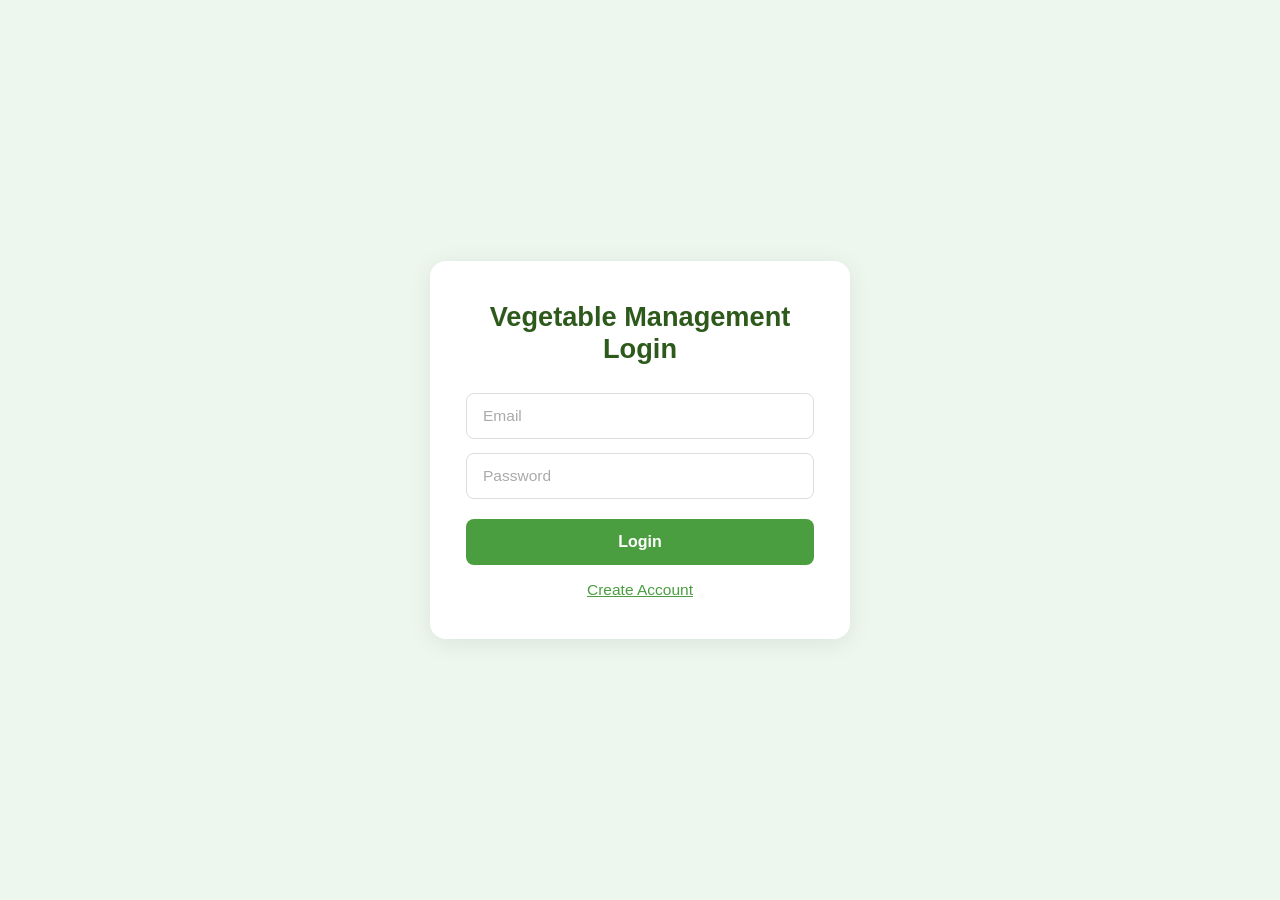
<file: frontend/index.html>
<!DOCTYPE html>
<html lang="en">
<head>
<meta charset="UTF-8">
<meta name="viewport" content="width=device-width, initial-scale=1.0">
<title>Vegetable Management System</title>
<style>
  * { box-sizing: border-box; margin: 0; padding: 0; }
  body {
    font-family: 'Segoe UI', sans-serif;
    background: #eef7ee;
    min-height: 100vh;
    display: flex;
    align-items: center;
    justify-content: center;
  }
  .card {
    background: #fff;
    border-radius: 16px;
    padding: 40px 36px;
    width: 420px;
    max-width: 95vw;
    box-shadow: 0 4px 24px rgba(0,0,0,0.08);
  }
  h2 {
    color: #2d5a1b;
    font-size: 1.7rem;
    font-weight: 700;
    margin-bottom: 28px;
    text-align: center;
  }
  .form-group { margin-bottom: 14px; }
  input, select {
    width: 100%;
    padding: 13px 16px;
    border: 1.5px solid #ddd;
    border-radius: 8px;
    font-size: 0.97rem;
    color: #333;
    outline: none;
    transition: border-color 0.2s;
    background: #fff;
  }
  input:focus, select:focus { border-color: #4a9e3f; }
  input::placeholder { color: #aaa; }
  .btn {
    width: 100%;
    padding: 14px;
    background: #4a9e3f;
    color: #fff;
    border: none;
    border-radius: 8px;
    font-size: 1rem;
    font-weight: 600;
    cursor: pointer;
    margin-top: 6px;
    transition: background 0.2s;
  }
  .btn:hover { background: #3a8030; }
  .link-btn {
    display: block;
    text-align: center;
    margin-top: 16px;
    color: #4a9e3f;
    cursor: pointer;
    font-size: 0.97rem;
    text-decoration: underline;
  }
  .link-btn:hover { color: #2d5a1b; }
  .extra-fields { display: none; }
  .msg {
    text-align: center;
    margin-top: 12px;
    font-size: 0.9rem;
    padding: 8px 12px;
    border-radius: 6px;
  }
  .msg.error { background: #fdecea; color: #c0392b; }
  .msg.success { background: #eaf7ea; color: #2d6a2d; }
</style>
</head>
<body>

<!-- LOGIN PAGE -->
<div class="card" id="loginPage">
  <h2>Vegetable Management Login</h2>
  <div class="form-group">
    <input type="email" id="l_email" placeholder="Email">
  </div>
  <div class="form-group">
    <input type="password" id="l_password" placeholder="Password">
  </div>
  <button class="btn" onclick="doLogin()">Login</button>
  <div id="loginMsg" class="msg" style="display:none"></div>
  <span class="link-btn" onclick="showRegister()">Create Account</span>
</div>

<!-- REGISTER PAGE -->
<div class="card" id="registerPage" style="display:none">
  <h2>Create Account</h2>
  <div class="form-group"><input type="text" id="r_name" placeholder="Full Name"></div>
  <div class="form-group"><input type="email" id="r_email" placeholder="Email"></div>
  <div class="form-group"><input type="tel" id="r_phone" placeholder="Phone"></div>
  <div class="form-group"><input type="text" id="r_nic" placeholder="NIC"></div>
  <div class="form-group"><input type="password" id="r_password" placeholder="Password"></div>
  <div class="form-group">
    <select id="r_role" onchange="roleChanged()">
      <option value="">Select Role</option>
      <option value="ADMIN">Admin</option>
      <option value="FARMER">Farmer</option>
      <option value="CUSTOMER">Customer</option>
    </select>
  </div>

  <!-- Farmer extra fields -->
  <div class="extra-fields" id="farmerFields">
    <div class="form-group"><input type="text" id="r_farmSize" placeholder="Farm Size (e.g. 5 acres)"></div>
    <div class="form-group"><input type="text" id="r_farmLocation" placeholder="Farm Location"></div>
    <div class="form-group"><input type="number" id="r_yearsExp" placeholder="Years of Experience"></div>
  </div>

  <!-- Customer extra fields -->
  <div class="extra-fields" id="customerFields">
    <div class="form-group"><input type="text" id="r_address" placeholder="Delivery Address"></div>
  </div>

  <button class="btn" onclick="doRegister()">Register</button>
  <div id="registerMsg" class="msg" style="display:none"></div>
  <span class="link-btn" onclick="showLogin()">Back to Login</span>
</div>

<script>
const API = 'http://localhost:8082/api/users';

function showRegister() {
  document.getElementById('loginPage').style.display = 'none';
  document.getElementById('registerPage').style.display = 'block';
}
function showLogin() {
  document.getElementById('registerPage').style.display = 'none';
  document.getElementById('loginPage').style.display = 'block';
  clearMsg('loginMsg');
}

function roleChanged() {
  const role = document.getElementById('r_role').value;
  document.getElementById('farmerFields').style.display = role === 'FARMER' ? 'block' : 'none';
  document.getElementById('customerFields').style.display = role === 'CUSTOMER' ? 'block' : 'none';
}

function showMsg(id, text, type) {
  const el = document.getElementById(id);
  el.textContent = text;
  el.className = 'msg ' + type;
  el.style.display = 'block';
}
function clearMsg(id) {
  document.getElementById(id).style.display = 'none';
}

async function doLogin() {
  const email = document.getElementById('l_email').value.trim();
  const password = document.getElementById('l_password').value;
  if (!email || !password) { showMsg('loginMsg', 'Please fill in all fields.', 'error'); return; }

  try {
    const res = await fetch(API + '/login', {
      method: 'POST',
      headers: { 'Content-Type': 'application/json' },
      body: JSON.stringify({ email, password })
    });
    if (res.ok) {
      const user = await res.json();
      sessionStorage.setItem('loggedUser', JSON.stringify(user));
      if (user.role === 'ADMIN') {
        window.location.href = 'dashboard.html';
      } else {
        showMsg('loginMsg', 'Logged in as ' + user.role + '. No dashboard available for this role yet.', 'success');
      }
    } else {
      const msg = await res.text();
      showMsg('loginMsg', msg || 'Login failed. Check credentials or account status.', 'error');
    }
  } catch (e) {
    showMsg('loginMsg', 'Cannot connect to server. Make sure Spring Boot is running.', 'error');
  }
}

async function doRegister() {
  const name = document.getElementById('r_name').value.trim();
  const email = document.getElementById('r_email').value.trim();
  const phone = document.getElementById('r_phone').value.trim();
  const nic = document.getElementById('r_nic').value.trim();
  const password = document.getElementById('r_password').value;
  const role = document.getElementById('r_role').value;

  if (!name || !email || !phone || !nic || !password || !role) {
    showMsg('registerMsg', 'Please fill in all required fields.', 'error'); return;
  }

  const payload = { name, email, phone, nic, password, role };

  if (role === 'FARMER') {
    payload.farmSize = document.getElementById('r_farmSize').value.trim();
    payload.farmLocation = document.getElementById('r_farmLocation').value.trim();
    const exp = document.getElementById('r_yearsExp').value;
    payload.yearsOfExperience = exp ? parseInt(exp) : null;
  }
  if (role === 'CUSTOMER') {
    payload.deliveryAddress = document.getElementById('r_address').value.trim();
  }

  try {
    const res = await fetch(API + '/register', {
      method: 'POST',
      headers: { 'Content-Type': 'application/json' },
      body: JSON.stringify(payload)
    });
    if (res.ok) {
      const note = role === 'FARMER' ? ' Your account is pending admin approval.' : '';
      showMsg('registerMsg', 'Registration successful!' + note, 'success');
      setTimeout(showLogin, 2500);
    } else {
      const msg = await res.text();
      showMsg('registerMsg', msg || 'Registration failed.', 'error');
    }
  } catch (e) {
    showMsg('registerMsg', 'Cannot connect to server. Make sure Spring Boot is running.', 'error');
  }
}
</script>
</body>
</html>
</file>
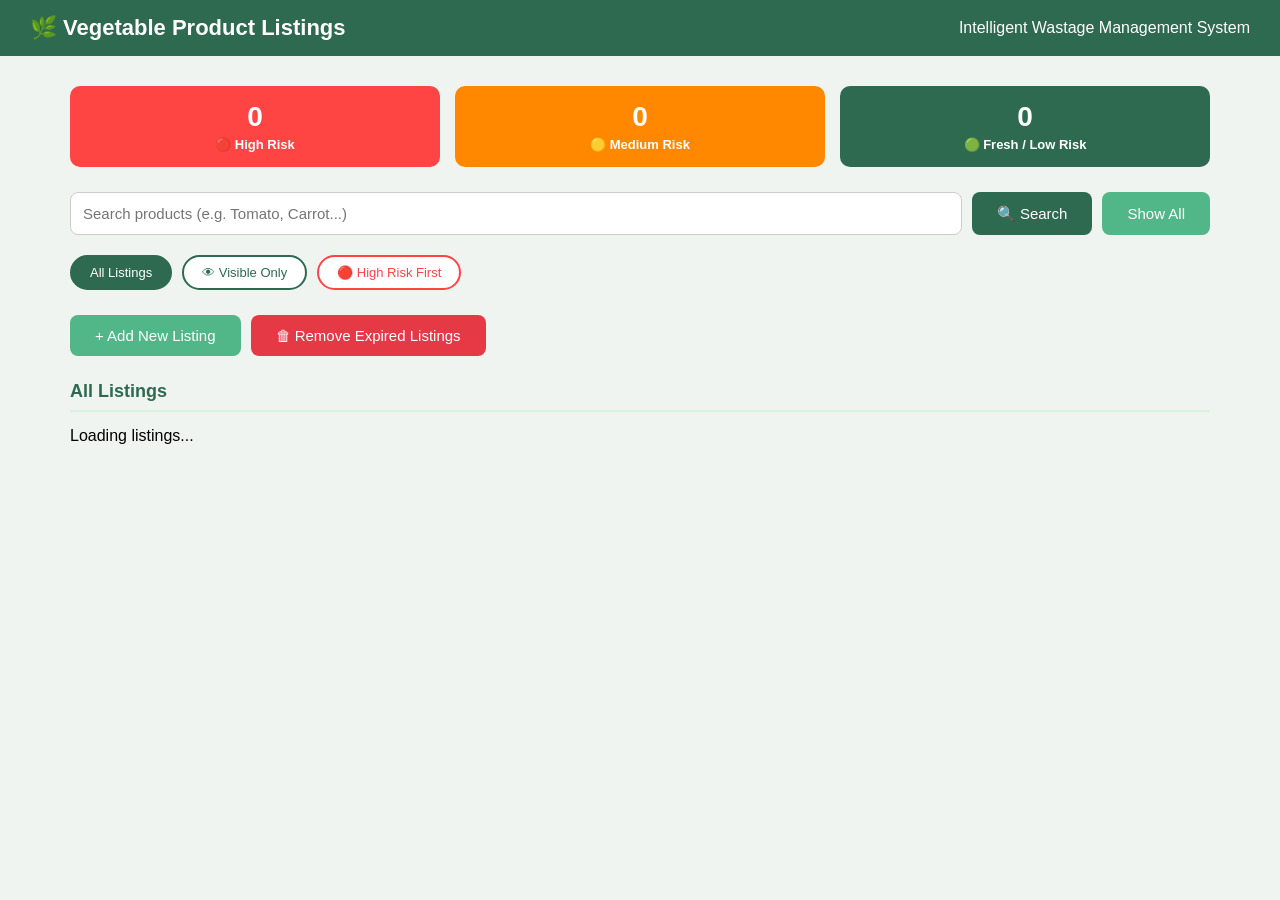
<file: product-listing/src/main/resources/static/index.html>
<!DOCTYPE html>
<html lang="en">
<head>
    <meta charset="UTF-8">
    <meta name="viewport" content="width=device-width, initial-scale=1.0">
    <title>Product Listing - Veg Wastage System</title>
    <style>
        * { margin: 0; padding: 0; box-sizing: border-box; }
        body { font-family: Arial, sans-serif; background: #f0f4f0; }

        .header { 
            background: #2d6a4f;
            color: white;
            padding: 15px 30px;
            display: flex;
            justify-content: space-between;
            align-items: center;
        }
        .header h1 { font-size: 22px; }

        .container { padding: 30px; max-width: 1200px; margin: auto; }

        .search-bar {
            display: flex;
            gap: 10px;
            margin-bottom: 20px;
        }
        .search-bar input {
            flex: 1;
            padding: 12px;
            border: 1px solid #ccc;
            border-radius: 8px;
            font-size: 15px;
        }
        .search-bar button {
            padding: 12px 25px;
            background: #2d6a4f;
            color: white;
            border: none;
            border-radius: 8px;
            cursor: pointer;
            font-size: 15px;
        }

        .filters {
            display: flex;
            gap: 10px;
            margin-bottom: 25px;
            flex-wrap: wrap;
            align-items: center;
        }
        .filter-btn {
            padding: 8px 18px;
            border: 2px solid #2d6a4f;
            background: white;
            color: #2d6a4f;
            border-radius: 20px;
            cursor: pointer;
            font-size: 13px;
        }
        .filter-btn.active {
            background: #2d6a4f;
            color: white;
        }
        .filter-btn.risk-btn {
            border-color: #ff4444;
            color: #ff4444;
        }
        .filter-btn.risk-btn:hover {
            background: #ff4444;
            color: white;
        }

        .action-buttons {
            display: flex;
            gap: 10px;
            margin-bottom: 25px;
            flex-wrap: wrap;
        }

        .add-btn {
            background: #52b788;
            color: white;
            border: none;
            padding: 12px 25px;
            border-radius: 8px;
            cursor: pointer;
            font-size: 15px;
        }

        .delete-expired-btn {
            background: #e63946;
            color: white;
            border: none;
            padding: 12px 25px;
            border-radius: 8px;
            cursor: pointer;
            font-size: 15px;
        }

        /* Risk Summary Bar */
        .risk-summary {
            display: flex;
            gap: 15px;
            margin-bottom: 25px;
            flex-wrap: wrap;
        }
        .risk-card {
            flex: 1;
            min-width: 150px;
            padding: 15px 20px;
            border-radius: 10px;
            text-align: center;
            color: white;
            font-weight: bold;
        }
        .risk-card.high { background: #ff4444; }
        .risk-card.medium { background: #ff8800; }
        .risk-card.low { background: #2d6a4f; }
        .risk-card .count { font-size: 28px; }
        .risk-card .label { font-size: 13px; margin-top: 4px; }

        .cards {
            display: grid;
            grid-template-columns: repeat(auto-fill, minmax(300px, 1fr));
            gap: 20px;
        }

        .card {
            background: white;
            border-radius: 12px;
            padding: 20px;
            box-shadow: 0 2px 8px rgba(0,0,0,0.1);
            border-left: 4px solid #2d6a4f;
            transition: transform 0.2s;
        }
        .card:hover { transform: translateY(-3px); }
        .card.high-risk { border-left-color: #ff4444; }
        .card.medium-risk { border-left-color: #ff8800; }
        .card.low-risk { border-left-color: #2d6a4f; }

        .card-header {
            display: flex;
            justify-content: space-between;
            align-items: flex-start;
            margin-bottom: 10px;
        }
        .card h3 { color: #2d6a4f; font-size: 18px; flex: 1; }
        .risk-badge {
            padding: 4px 10px;
            border-radius: 12px;
            font-size: 11px;
            font-weight: bold;
            color: white;
            white-space: nowrap;
            margin-left: 8px;
        }
        .risk-badge.HIGH { background: #ff4444; }
        .risk-badge.MEDIUM { background: #ff8800; }
        .risk-badge.LOW { background: #2d6a4f; }

        .card p { color: #555; font-size: 14px; margin-bottom: 5px; }

        .discount-banner {
            background: linear-gradient(135deg, #ff4444, #ff6b6b);
            color: white;
            padding: 10px 15px;
            border-radius: 8px;
            margin: 10px 0;
            font-weight: bold;
            font-size: 14px;
            display: flex;
            justify-content: space-between;
            align-items: center;
        }

        .card .tag {
            display: inline-block;
            padding: 3px 10px;
            border-radius: 12px;
            font-size: 12px;
            margin: 5px 5px 10px 0;
        }
        .tag.available { background: #d8f3dc; color: #2d6a4f; }
        .tag.low { background: #fff3cd; color: #856404; }
        .tag.out_of_stock { background: #f8d7da; color: #721c24; }
        .tag.visible { background: #cce5ff; color: #004085; }
        .tag.hidden { background: #f8d7da; color: #721c24; }

        .price-section { margin: 8px 0; }
        .original-price {
            text-decoration: line-through;
            color: #999;
            font-size: 13px;
        }
        .discounted-price {
            color: #ff4444;
            font-weight: bold;
            font-size: 16px;
        }
        .normal-price {
            color: #2d6a4f;
            font-weight: bold;
            font-size: 16px;
        }

        .card-actions { display: flex; gap: 8px; margin-top: 15px; }
        .btn-visibility {
            flex: 1;
            padding: 8px;
            border: none;
            border-radius: 6px;
            cursor: pointer;
            font-size: 13px;
            background: #52b788;
            color: white;
        }
        .btn-delete {
            flex: 1;
            padding: 8px;
            border: none;
            border-radius: 6px;
            cursor: pointer;
            font-size: 13px;
            background: #e63946;
            color: white;
        }

        /* Modal */
        .modal {
            display: none;
            position: fixed;
            top: 0; left: 0;
            width: 100%; height: 100%;
            background: rgba(0,0,0,0.5);
            justify-content: center;
            align-items: center;
            z-index: 1000;
        }
        .modal.show { display: flex; }
        .modal-content {
            background: white;
            padding: 30px;
            border-radius: 12px;
            width: 500px;
            max-width: 90%;
            max-height: 90vh;
            overflow-y: auto;
        }
        .modal-content h2 { color: #2d6a4f; margin-bottom: 20px; }
        .form-group { margin-bottom: 15px; }
        .form-group label {
            display: block;
            margin-bottom: 5px;
            color: #333;
            font-size: 14px;
            font-weight: bold;
        }
        .form-group input, .form-group textarea, .form-group select {
            width: 100%;
            padding: 10px;
            border: 1px solid #ccc;
            border-radius: 6px;
            font-size: 14px;
        }
        .form-group textarea { height: 80px; resize: vertical; }
        .modal-actions { display: flex; gap: 10px; margin-top: 20px; }
        .btn-submit {
            flex: 1; padding: 12px;
            background: #2d6a4f; color: white;
            border: none; border-radius: 6px;
            cursor: pointer; font-size: 15px;
        }
        .btn-cancel {
            flex: 1; padding: 12px;
            background: #ccc; color: #333;
            border: none; border-radius: 6px;
            cursor: pointer; font-size: 15px;
        }

        .message {
            padding: 12px 20px;
            border-radius: 8px;
            margin-bottom: 20px;
            display: none;
        }
        .message.success { background: #d8f3dc; color: #2d6a4f; display: block; }
        .message.error { background: #f8d7da; color: #721c24; display: block; }

        .ai-label {
            font-size: 11px;
            background: #e8f4fd;
            color: #0066cc;
            padding: 2px 8px;
            border-radius: 10px;
            margin-left: 8px;
        }

        .section-title {
            font-size: 18px;
            font-weight: bold;
            color: #2d6a4f;
            margin-bottom: 15px;
            padding-bottom: 8px;
            border-bottom: 2px solid #d8f3dc;
        }
    </style>
</head>
<body>

<div class="header">
    <h1>🌿 Vegetable Product Listings</h1>
    <span>Intelligent Wastage Management System</span>
</div>

<div class="container">

    <div id="message" class="message"></div>

    <!-- AI Risk Summary -->
    <div class="risk-summary" id="riskSummary">
        <div class="risk-card high">
            <div class="count" id="highCount">0</div>
            <div class="label">🔴 High Risk</div>
        </div>
        <div class="risk-card medium">
            <div class="count" id="mediumCount">0</div>
            <div class="label">🟡 Medium Risk</div>
        </div>
        <div class="risk-card low">
            <div class="count" id="lowCount">0</div>
            <div class="label">🟢 Fresh / Low Risk</div>
        </div>
    </div>

    <!-- Search Bar -->
    <div class="search-bar">
        <input type="text" id="searchInput" placeholder="Search products (e.g. Tomato, Carrot...)"/>
        <button onclick="searchListings()">🔍 Search</button>
        <button onclick="loadAllListings()" style="background:#52b788">Show All</button>
    </div>

    <!-- Filter Buttons -->
    <div class="filters">
        <button class="filter-btn active" onclick="loadAllListings()">All Listings</button>
        <button class="filter-btn" onclick="filterVisible()">👁 Visible Only</button>
        <button class="filter-btn risk-btn" onclick="loadRiskSorted()">🔴 High Risk First</button>
    </div>

    <!-- Action Buttons -->
    <div class="action-buttons">
        <button class="add-btn" onclick="openModal()">+ Add New Listing</button>
        <button class="delete-expired-btn" onclick="deleteExpired()">🗑 Remove Expired Listings</button>
    </div>

    <!-- Cards -->
    <div class="section-title" id="sectionTitle">All Listings</div>
    <div class="cards" id="listingsContainer">
        <p>Loading listings...</p>
    </div>
</div>

<!-- Add Listing Modal -->
<div class="modal" id="addModal">
    <div class="modal-content">
        <h2>➕ Add New Listing</h2>
        <div class="form-group">
            <label>Title</label>
            <input type="text" id="newTitle" placeholder="e.g. Fresh Tomatoes"/>
        </div>
        <div class="form-group">
            <label>Description</label>
            <textarea id="newDesc" placeholder="Describe the product..."></textarea>
        </div>
        <div class="form-group">
            <label>Farmer ID</label>
            <input type="number" id="newFarmerId" value="1"/>
        </div>
        <div class="form-group">
            <label>Stock ID</label>
            <input type="number" id="newStockId" value="1"/>
        </div>
        <div class="form-group">
            <label>Expiry Date & Time</label>
            <input type="datetime-local" id="newExpiry"/>
        </div>
        <div class="modal-actions">
            <button class="btn-submit" onclick="createListing()">✅ Add Listing</button>
            <button class="btn-cancel" onclick="closeModal()">Cancel</button>
        </div>
    </div>
</div>

<script>
    const API = 'http://localhost:8080/api/listings';

    function showMessage(text, type) {
        const msg = document.getElementById('message');
        msg.textContent = text;
        msg.className = 'message ' + type;
        setTimeout(() => { msg.className = 'message'; }, 3000);
    }

    function updateRiskSummary(listings) {
        const high = listings.filter(l => l.riskLevel === 'HIGH').length;
        const medium = listings.filter(l => l.riskLevel === 'MEDIUM').length;
        const low = listings.filter(l => l.riskLevel === 'LOW' || !l.riskLevel).length;
        document.getElementById('highCount').textContent = high;
        document.getElementById('mediumCount').textContent = medium;
        document.getElementById('lowCount').textContent = low;
    }

    function renderCards(listings) {
        const container = document.getElementById('listingsContainer');
        if (listings.length === 0) {
            container.innerHTML = '<p style="color:#555;font-size:16px;">No listings found.</p>';
            return;
        }

        // Sort HIGH risk first
        listings.sort((a, b) => {
            const order = { HIGH: 3, MEDIUM: 2, LOW: 1 };
            return (order[b.riskLevel] || 0) - (order[a.riskLevel] || 0);
        });

        updateRiskSummary(listings);

        container.innerHTML = listings.map(l => {
            const risk = l.riskLevel || 'LOW';
            const riskClass = risk.toLowerCase() + '-risk';

            const riskEmoji = risk === 'HIGH' ? '🔴' :
                              risk === 'MEDIUM' ? '🟡' : '🟢';

            const riskLabel = risk === 'HIGH' ? 'HIGH RISK - Sell Fast!' :
                              risk === 'MEDIUM' ? 'MEDIUM RISK' : 'FRESH';

            const discount = l.suggestedDiscount || 0;
            const price = l.farmerStock?.pricePerKg || 0;
            const discountedPrice = Math.round(price * (1 - discount / 100));

            const discountBanner = discount > 0 ? `
                <div class="discount-banner">
                    <span>🏷️ AI Suggested Discount: ${discount}% OFF</span>
                    <span>Save Rs.${price - discountedPrice}/kg</span>
                </div>` : '';

            const priceSection = discount > 0 ? `
                <div class="price-section">
                    <span class="original-price">Rs. ${price}/kg</span>
                    <span class="discounted-price"> → Rs. ${discountedPrice}/kg</span>
                </div>` : `
                <div class="price-section">
                    <span class="normal-price">Rs. ${price}/kg</span>
                </div>`;

            return `
            <div class="card ${riskClass}">
                <div class="card-header">
                    <h3>${l.title}</h3>
                    <span class="risk-badge ${risk}">
                        ${riskEmoji} ${riskLabel}
                    </span>
                </div>
                <p>${l.description || ''}</p>

                ${discountBanner}

                <br/>
                <span class="tag ${l.farmerStock?.availabilityStatus || ''}">
                    ${l.farmerStock?.availabilityStatus || 'N/A'}
                </span>
                <span class="tag ${l.isVisible ? 'visible' : 'hidden'}">
                    ${l.isVisible ? '👁 Visible' : '🙈 Hidden'}
                </span>

                ${priceSection}
                <p><strong>Quantity:</strong> ${l.farmerStock?.quantityKg || 'N/A'} kg</p>
                <p><strong>Category:</strong> ${l.farmerStock?.category || 'N/A'}</p>
                <p><strong>Expires:</strong> ${l.expiresAt ? new Date(l.expiresAt).toLocaleDateString() : 'N/A'}</p>

                <div class="card-actions">
                    <button class="btn-visibility"
                        onclick="toggleVisibility(${l.listingId}, ${l.isVisible})"
                        style="background:${l.isVisible ? '#ff8800' : '#52b788'}">
                        ${l.isVisible ? '🙈 Hide' : '👁 Show'}
                    </button>
                    <button class="btn-delete"
                        onclick="deleteListing(${l.listingId})">
                        🗑 Delete
                    </button>
                </div>
            </div>`;
        }).join('');
    }

    async function loadAllListings() {
        document.getElementById('sectionTitle').textContent = 'All Listings';
        const res = await fetch(API);
        const data = await res.json();
        renderCards(data);
    }

    async function loadRiskSorted() {
        document.getElementById('sectionTitle').textContent = '🔴 High Risk Listings First';
        try {
            const res = await fetch(`${API}/sorted-by-risk`);
            const data = await res.json();
            renderCards(data);
        } catch {
            // fallback - sort client side
            const res = await fetch(API);
            const data = await res.json();
            renderCards(data);
        }
    }

    async function searchListings() {
    const keyword = document.getElementById('searchInput').value.trim();
    if (!keyword) {
        loadAllListings();
        return;
    }
    document.getElementById('sectionTitle').textContent = `Search: "${keyword}"`;
    const res = await fetch(`${API}/search?keyword=${encodeURIComponent(keyword)}`);
    const data = await res.json();
    if (data.length === 0) {
        document.getElementById('listingsContainer').innerHTML =
            '<p style="color:#555;font-size:16px;">No listings found for "' + keyword + '"</p>';
    } else {
        renderCards(data);
    }
}

    async function filterVisible() {
        document.getElementById('sectionTitle').textContent = '👁 Visible Listings Only';
        const res = await fetch(`${API}/filter/visible`);
        const data = await res.json();
        renderCards(data);
    }

    async function toggleVisibility(id, current) {
        await fetch(`${API}/${id}/visibility?isVisible=${!current}`, { method: 'PATCH' });
        showMessage('Visibility updated successfully!', 'success');
        loadAllListings();
    }

    async function deleteListing(id) {
        if (!confirm('Are you sure you want to delete this listing?')) return;
        await fetch(`${API}/${id}`, { method: 'DELETE' });
        showMessage('Listing deleted!', 'success');
        loadAllListings();
    }

    async function deleteExpired() {
        if (!confirm('Remove all expired listings?')) return;
        const res = await fetch(`${API}/expired`, { method: 'DELETE' });
        const msg = await res.text();
        showMessage(msg, 'success');
        loadAllListings();
    }

    async function createListing() {
        const title = document.getElementById('newTitle').value;
        const expiry = document.getElementById('newExpiry').value;

        if (!title || !expiry) {
            showMessage('Please fill in Title and Expiry Date!', 'error');
            return;
        }

        const stockId = parseInt(document.getElementById('newStockId').value);
        const body = {
            farmerId: parseInt(document.getElementById('newFarmerId').value),
            title: title,
            description: document.getElementById('newDesc').value,
            isVisible: true,
            expiresAt: expiry + ':00',
            farmerStock: { stockId: stockId }
        };

        const res = await fetch(API, {
            method: 'POST',
            headers: { 'Content-Type': 'application/json' },
            body: JSON.stringify(body)
        });

        if (res.ok) {
            showMessage('Listing created successfully!', 'success');
            closeModal();
            loadAllListings();
        } else {
            showMessage('Error! Make sure Stock ID exists in database.', 'error');
        }
    }

    function openModal() { document.getElementById('addModal').classList.add('show'); }
    function closeModal() {
        document.getElementById('addModal').classList.remove('show');
        document.getElementById('newTitle').value = '';
        document.getElementById('newDesc').value = '';
        document.getElementById('newExpiry').value = '';
    }

    // Load on startup
    loadAllListings();
</script>
</body>
</html>
</file>
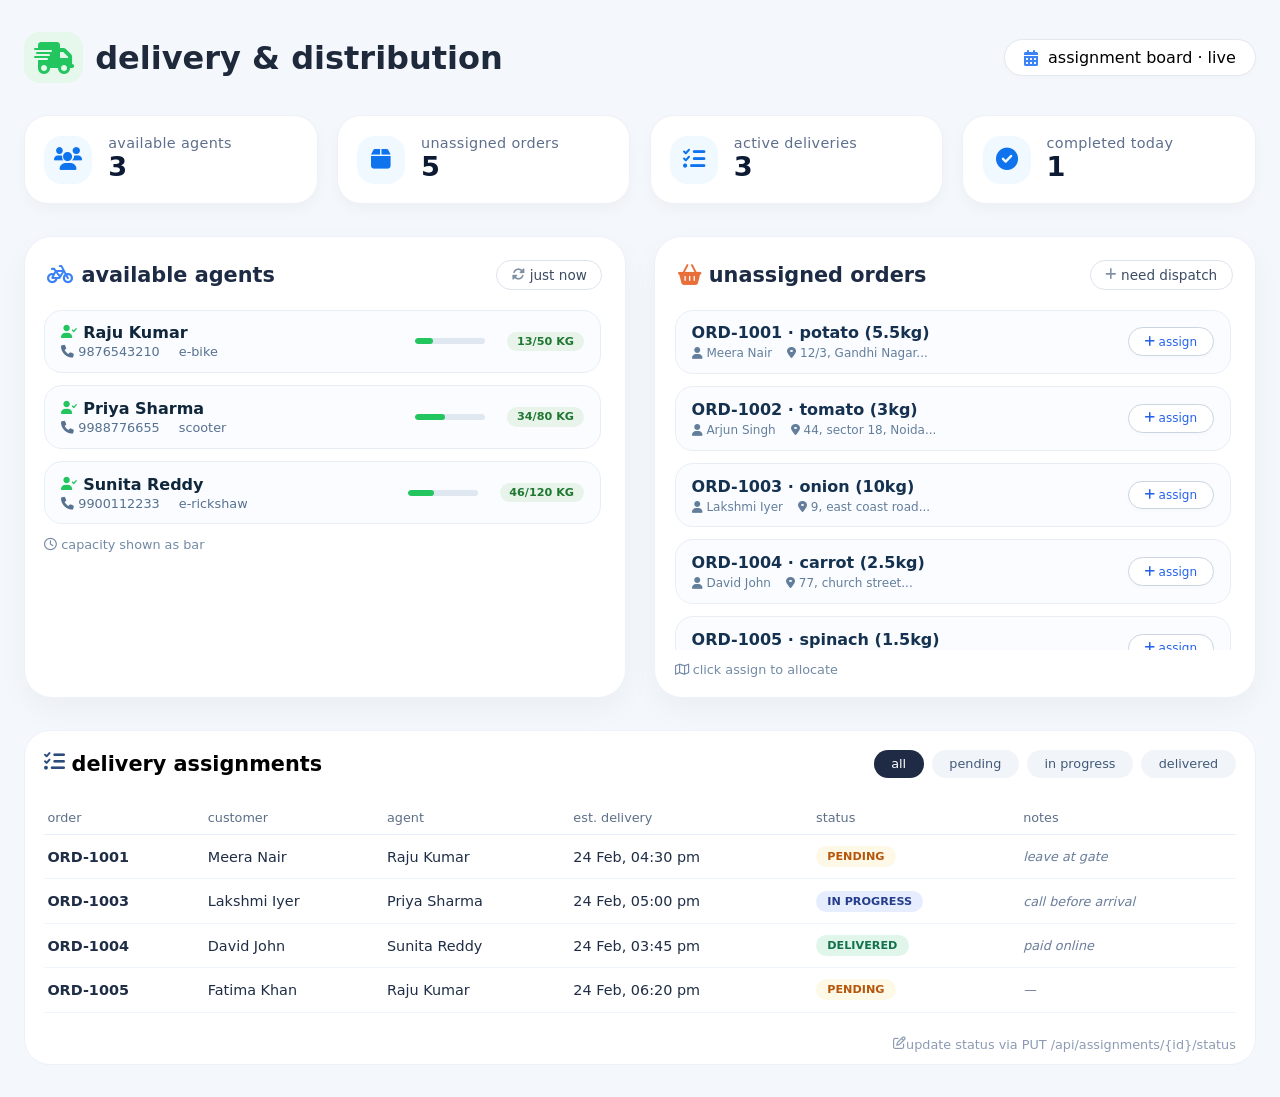
<file: delivery-assignment.html>
<!DOCTYPE html>
<html lang="en">
<head>
    <meta charset="UTF-8">
    <meta name="viewport" content="width=device-width, initial-scale=1.0">
    <title>Delivery assignment · Dashboard</title>
    <!-- Font Awesome 6 (free) -->
    <link rel="stylesheet" href="https://cdnjs.cloudflare.com/ajax/libs/font-awesome/6.0.0-beta3/css/all.min.css">
    <style>
        * {
            margin: 0;
            padding: 0;
            box-sizing: border-box;
            font-family: 'Inter', system-ui, -apple-system, BlinkMacSystemFont, 'Segoe UI', Roboto, sans-serif;
        }

        body {
            background: #f4f7fb;
            display: flex;
            justify-content: center;
            min-height: 100vh;
            padding: 2rem 1.5rem;
        }

        .dashboard {
            max-width: 1440px;
            width: 100%;
        }

        /* header */
        .header {
            display: flex;
            align-items: center;
            justify-content: space-between;
            margin-bottom: 2rem;
            flex-wrap: wrap;
            gap: 1rem;
        }

        .header h1 {
            font-size: 2rem;
            font-weight: 600;
            color: #1e293b;
            display: flex;
            align-items: center;
            gap: 0.75rem;
        }

        .header h1 i {
            color: #22c55e;
            background: #e6f7ec;
            padding: 0.6rem;
            border-radius: 16px;
        }

        .badge {
            background: white;
            padding: 0.5rem 1.2rem;
            border-radius: 40px;
            font-weight: 500;
            box-shadow: 0 2px 6px rgba(0,0,0,0.02);
            display: flex;
            align-items: center;
            gap: 0.6rem;
            border: 1px solid #e2e8f0;
        }

        .badge i {
            color: #3b82f6;
        }

        /* stats quick row */
        .stats-row {
            display: grid;
            grid-template-columns: repeat(auto-fit, minmax(180px, 1fr));
            gap: 1.2rem;
            margin-bottom: 2rem;
        }

        .stat-card {
            background: white;
            padding: 1.2rem 1.2rem;
            border-radius: 24px;
            box-shadow: 0 6px 14px rgba(0,20,40,0.03);
            border: 1px solid #eef2f6;
            display: flex;
            align-items: center;
            gap: 1rem;
        }

        .stat-icon {
            width: 48px;
            height: 48px;
            background: #f0f9ff;
            border-radius: 18px;
            display: flex;
            align-items: center;
            justify-content: center;
            color: #0f73ee;
            font-size: 1.4rem;
        }

        .stat-content h3 {
            font-size: 0.9rem;
            font-weight: 500;
            color: #5e6f8d;
            letter-spacing: 0.02rem;
        }

        .stat-content .value {
            font-size: 1.7rem;
            font-weight: 700;
            color: #0c1b33;
            line-height: 1.2;
        }

        /* main grid */
        .grid-2col {
            display: grid;
            grid-template-columns: 1fr 1fr;
            gap: 1.8rem;
            margin-bottom: 2rem;
        }

        @media (max-width: 900px) {
            .grid-2col { grid-template-columns: 1fr; }
        }

        .panel {
            background: white;
            border-radius: 28px;
            box-shadow: 0 12px 30px rgba(0,0,0,0.04);
            padding: 1.4rem 1.2rem 1.2rem 1.2rem;
            border: 1px solid #edf2f9;
        }

        .panel-header {
            display: flex;
            align-items: center;
            justify-content: space-between;
            margin-bottom: 1.2rem;
            padding: 0 0.2rem;
        }

        .panel-header h2 {
            font-size: 1.3rem;
            font-weight: 600;
            color: #1e2b45;
            display: flex;
            align-items: center;
            gap: 0.5rem;
        }

        .btn-icon {
            background: none;
            border: 1px solid #dde3ed;
            border-radius: 30px;
            padding: 0.4rem 0.9rem;
            font-size: 0.85rem;
            font-weight: 500;
            color: #3c4b64;
            cursor: default;
            display: flex;
            align-items: center;
            gap: 5px;
        }

        .btn-icon i {
            font-size: 0.8rem;
            color: #7f8fa4;
        }

        /* agent list & order list */
        .agent-list, .order-list {
            display: flex;
            flex-direction: column;
            gap: 0.75rem;
            max-height: 340px;
            overflow-y: auto;
            padding-right: 0.3rem;
        }

        .agent-item, .order-item {
            background: #fafcff;
            border: 1px solid #e9eef4;
            border-radius: 18px;
            padding: 0.8rem 1rem;
            display: flex;
            align-items: center;
            justify-content: space-between;
            transition: 0.1s ease;
        }

        .agent-item:hover, .order-item:hover {
            background: #f1f6fd;
            border-color: #cbd5e1;
        }

        .agent-info {
            display: flex;
            flex-direction: column;
        }

        .agent-name {
            font-weight: 600;
            color: #0f263b;
            display: flex;
            align-items: center;
            gap: 6px;
        }

        .agent-name i {
            color: #22c55e;
            font-size: 0.8rem;
        }

        .agent-detail {
            font-size: 0.8rem;
            color: #577190;
            margin-top: 2px;
            display: flex;
            gap: 15px;
        }

        .capacity-bar {
            width: 70px;
            height: 6px;
            background: #dfe7f0;
            border-radius: 20px;
            overflow: hidden;
            margin-right: 10px;
        }

        .capacity-fill {
            height: 6px;
            background: #22c55e;
            border-radius: 20px;
            width: 0%;
        }

        .agent-status {
            font-size: 0.7rem;
            font-weight: 600;
            padding: 0.2rem 0.6rem;
            border-radius: 40px;
            background: #e8f3e9;
            color: #1f7832;
            text-transform: uppercase;
        }

        .order-item {
            display: flex;
            justify-content: space-between;
        }

        .order-info {
            display: flex;
            flex-direction: column;
        }

        .order-title {
            font-weight: 600;
            color: #153150;
        }

        .order-meta {
            font-size: 0.75rem;
            color: #637e9b;
            margin-top: 4px;
            display: flex;
            gap: 15px;
        }

        .order-address {
            max-width: 180px;
            white-space: nowrap;
            overflow: hidden;
            text-overflow: ellipsis;
        }

        .assign-btn {
            background: white;
            border: 1px solid #cbd5e1;
            border-radius: 30px;
            padding: 0.4rem 1rem;
            font-size: 0.75rem;
            font-weight: 500;
            color: #2563eb;
            cursor: pointer;
            transition: 0.15s;
            box-shadow: 0 2px 5px rgba(0,0,0,0.02);
        }

        .assign-btn:hover {
            background: #2563eb;
            color: white;
            border-color: #2563eb;
        }

        /* assignment table */
        .assignment-table-wrapper {
            background: white;
            border-radius: 26px;
            padding: 1.2rem 1.2rem 0.8rem 1.2rem;
            margin-top: 0.5rem;
            border: 1px solid #edf2f9;
        }

        .table-header {
            display: flex;
            justify-content: space-between;
            align-items: center;
            margin-bottom: 1.2rem;
        }

        .status-tabs {
            display: flex;
            gap: 0.5rem;
        }

        .tab {
            background: #f1f4f9;
            border: none;
            padding: 0.4rem 1.1rem;
            border-radius: 40px;
            font-size: 0.8rem;
            font-weight: 500;
            color: #415a77;
            cursor: pointer;
        }

        .tab.active {
            background: #1f2a44;
            color: white;
        }

        table {
            width: 100%;
            border-collapse: collapse;
        }

        th {
            text-align: left;
            padding: 0.8rem 0.2rem 0.6rem 0.2rem;
            color: #5d6f88;
            font-weight: 500;
            font-size: 0.8rem;
            border-bottom: 1px solid #e5eef9;
        }

        td {
            padding: 0.7rem 0.2rem;
            font-size: 0.9rem;
            color: #1f2e46;
            border-bottom: 1px solid #f0f4fc;
        }

        .status-badge {
            background: #fef9e7;
            color: #b6560c;
            font-size: 0.7rem;
            font-weight: 600;
            padding: 0.25rem 0.7rem;
            border-radius: 50px;
            display: inline-block;
        }

        .status-badge.delivered {
            background: #e0f6ea;
            color: #11724b;
        }

        .status-badge.assigned {
            background: #e6edff;
            color: #253e8b;
        }

        .action-icon {
            color: #7b8ba3;
            margin: 0 5px;
            cursor: default;
        }

        .note {
            font-size: 0.8rem;
            color: #6b7d9a;
            font-style: italic;
            max-width: 150px;
        }

        .footer-note {
            margin-top: 1.5rem;
            display: flex;
            justify-content: flex-end;
            color: #8c9bb3;
            font-size: 0.8rem;
        }

        /* modal mock (hidden by default) — we use js alert for simplicity */
        .hidden {
            display: none;
        }

        i.fa-regular, i.fas, i.far {
            pointer-events: none;
        }
    </style>
</head>
<body>
<div class="dashboard">
    <!-- header -->
    <div class="header">
        <h1><i class="fas fa-truck-fast"></i> delivery & distribution</h1>
        <div class="badge"><i class="fas fa-calendar-alt"></i> assignment board · live</div>
    </div>

    <!-- stats summary (injected with js later, but static mock) -->
    <div class="stats-row" id="statsRow">
        <div class="stat-card"><div class="stat-icon"><i class="fas fa-users"></i></div><div class="stat-content"><h3>available agents</h3><div class="value" id="statAgents">3</div></div></div>
        <div class="stat-card"><div class="stat-icon"><i class="fas fa-box"></i></div><div class="stat-content"><h3>unassigned orders</h3><div class="value" id="statOrders">5</div></div></div>
        <div class="stat-card"><div class="stat-icon"><i class="fas fa-tasks"></i></div><div class="stat-content"><h3>active deliveries</h3><div class="value" id="statActive">4</div></div></div>
        <div class="stat-card"><div class="stat-icon"><i class="fas fa-check-circle"></i></div><div class="stat-content"><h3>completed today</h3><div class="value" id="statCompleted">2</div></div></div>
    </div>

    <!-- two column: agents & unassigned orders -->
    <div class="grid-2col">
        <!-- left: available agents -->
        <div class="panel">
            <div class="panel-header">
                <h2><i class="fas fa-bicycle" style="color: #3b82f6;"></i> available agents</h2>
                <span class="btn-icon"><i class="fas fa-rotate"></i>  just now</span>
            </div>
            <div class="agent-list" id="agentListContainer">
                <!-- dynamically loaded via js -->
                <div style="text-align: center; color: #8497b0; padding: 1rem;"><i class="fas fa-spinner fa-pulse"></i> loading agents...</div>
            </div>
            <div style="margin-top: 0.8rem; font-size:0.8rem; color:#728aa5;"><i class="far fa-clock"></i> capacity shown as bar</div>
        </div>

        <!-- right: unassigned orders -->
        <div class="panel">
            <div class="panel-header">
                <h2><i class="fas fa-basket-shopping" style="color: #e86e3a;"></i> unassigned orders</h2>
                <span class="btn-icon"><i class="fas fa-plus"></i>  need dispatch</span>
            </div>
            <div class="order-list" id="orderListContainer">
                <div style="text-align: center; color: #8497b0; padding: 1rem;"><i class="fas fa-spinner fa-pulse"></i> loading orders...</div>
            </div>
            <div style="margin-top: 0.8rem; font-size:0.8rem; color:#728aa5;"><i class="far fa-map"></i> click assign to allocate</div>
        </div>
    </div>

    <!-- assignments table -->
    <div class="assignment-table-wrapper">
        <div class="table-header">
            <h2 style="font-size:1.3rem; display: flex; gap: 0.4rem;"><i class="fas fa-list-check" style="color:#2b4b7c;"></i> delivery assignments</h2>
            <div class="status-tabs">
                <button class="tab active" data-status="all">all</button>
                <button class="tab" data-status="PENDING">pending</button>
                <button class="tab" data-status="IN_PROGRESS">in progress</button>
                <button class="tab" data-status="DELIVERED">delivered</button>
            </div>
        </div>
        <div style="overflow-x: auto;">
            <table id="assignmentTable">
                <thead>
                <tr><th>order</th><th>customer</th><th>agent</th><th>est. delivery</th><th>status</th><th>notes</th></tr>
                </thead>
                <tbody id="assignmentBody">
                <tr><td colspan="6" style="text-align:center; color:#6d85a4;"><i class="fas fa-spinner fa-pulse"></i> loading assignments...</td></tr>
                </tbody>
            </table>
        </div>
        <div class="footer-note">
            <i class="fa-regular fa-pen-to-square"></i> update status via PUT /api/assignments/{id}/status
        </div>
    </div>
</div>

<script>
    (function() {
        // ---------- mock data (conforms to backend DTOs / models) ----------
        const mockAgents = [
            { id: 1, agentName: 'Raju Kumar', phoneNumber: '9876543210', email: 'raju@example.com', vehicleType: 'e-bike', vehicleNumber: 'DL-123', maxCapacity: 50.0, currentCapacity: 12.5, status: 'AVAILABLE' },
            { id: 2, agentName: 'Priya Sharma', phoneNumber: '9988776655', email: 'priya@example.com', vehicleType: 'scooter', vehicleNumber: 'HR-456', maxCapacity: 80.0, currentCapacity: 34.0, status: 'AVAILABLE' },
            { id: 3, agentName: 'Amit Mehta', phoneNumber: '9123456780', email: 'amit@example.com', vehicleType: 'cargo cycle', vehicleNumber: 'BR-789', maxCapacity: 40.0, currentCapacity: 40.0, status: 'BUSY' }, // not available
            { id: 4, agentName: 'Sunita Reddy', phoneNumber: '9900112233', email: 'sunita@example.com', vehicleType: 'e-rickshaw', vehicleNumber: 'UP-001', maxCapacity: 120.0, currentCapacity: 45.8, status: 'AVAILABLE' },
        ];

        const mockOrders = [
            { id: 101, orderNumber: 'ORD-1001', customerName: 'Meera Nair', customerPhone: '9988001122', customerAddress: '12/3, Gandhi Nagar', vegetableType: 'potato', quantity: 5.5, status: 'PENDING' },
            { id: 102, orderNumber: 'ORD-1002', customerName: 'Arjun Singh', customerPhone: '7766554433', customerAddress: '44, sector 18, Noida', vegetableType: 'tomato', quantity: 3.0, status: 'PENDING' },
            { id: 103, orderNumber: 'ORD-1003', customerName: 'Lakshmi Iyer', customerPhone: '9876123450', customerAddress: '9, east coast road', vegetableType: 'onion', quantity: 10.0, status: 'PENDING' },
            { id: 104, orderNumber: 'ORD-1004', customerName: 'David John', customerPhone: '7022334455', customerAddress: '77, church street', vegetableType: 'carrot', quantity: 2.5, status: 'PENDING' },
            { id: 105, orderNumber: 'ORD-1005', customerName: 'Fatima Khan', customerPhone: '8899776655', customerAddress: 'b-66, park view', vegetableType: 'spinach', quantity: 1.5, status: 'PENDING' },
        ];

        // delivery assignments (DeliveryAssignmentDTO format)
        const mockAssignments = [
            { id: 201, agentId: 1, agentName: 'Raju Kumar', orderId: 101, orderNumber: 'ORD-1001', customerName: 'Meera Nair', customerAddress: '12/3, Gandhi Nagar', estimatedDeliveryTime: '2025-02-24T16:30:00', deliveryStatus: 'PENDING', deliveryNotes: 'leave at gate' },
            { id: 202, agentId: 2, agentName: 'Priya Sharma', orderId: 103, orderNumber: 'ORD-1003', customerName: 'Lakshmi Iyer', customerAddress: '9, east coast road', estimatedDeliveryTime: '2025-02-24T17:00:00', deliveryStatus: 'IN_PROGRESS', deliveryNotes: 'call before arrival' },
            { id: 203, agentId: 4, agentName: 'Sunita Reddy', orderId: 104, orderNumber: 'ORD-1004', customerName: 'David John', customerAddress: '77, church street', estimatedDeliveryTime: '2025-02-24T15:45:00', deliveryStatus: 'DELIVERED', deliveryNotes: 'paid online' },
            { id: 204, agentId: 1, agentName: 'Raju Kumar', orderId: 105, orderNumber: 'ORD-1005', customerName: 'Fatima Khan', customerAddress: 'b-66, park view', estimatedDeliveryTime: '2025-02-24T18:20:00', deliveryStatus: 'PENDING', deliveryNotes: '' },
        ];

        // helper to update stats
        function updateStats() {
            const availableCount = mockAgents.filter(a => a.status === 'AVAILABLE' && a.currentCapacity < a.maxCapacity).length;
            const unassignedCount = mockOrders.length; // all are unassigned in mock
            const activeCount = mockAssignments.filter(a => a.deliveryStatus === 'IN_PROGRESS' || a.deliveryStatus === 'PENDING').length;
            const completedCount = mockAssignments.filter(a => a.deliveryStatus === 'DELIVERED').length;

            document.getElementById('statAgents').innerText = availableCount;
            document.getElementById('statOrders').innerText = unassignedCount;
            document.getElementById('statActive').innerText = activeCount;
            document.getElementById('statCompleted').innerText = completedCount;
        }

        // render available agents (only AVAILABLE and capacity not full)
        function renderAgents() {
            const container = document.getElementById('agentListContainer');
            const available = mockAgents.filter(a => a.status === 'AVAILABLE' && a.currentCapacity < a.maxCapacity);
            if (available.length === 0) {
                container.innerHTML = `<div style="padding: 1rem; text-align: center; color: #6d85a4;"><i class="fas fa-info-circle"></i> no available agents</div>`;
                return;
            }
            container.innerHTML = available.map(agent => {
                const capacityPercent = (agent.currentCapacity / agent.maxCapacity) * 100;
                return `<div class="agent-item">
                    <div style="flex:1">
                        <div class="agent-name"><i class="fas fa-user-check"></i> ${agent.agentName}</div>
                        <div class="agent-detail">
                            <span><i class="fas fa-phone"></i> ${agent.phoneNumber}</span>
                            <span><i class="fas fa-vehicle"></i> ${agent.vehicleType}</span>
                        </div>
                    </div>
                    <div style="display: flex; align-items: center; gap: 12px;">
                        <div class="capacity-bar"><div class="capacity-fill" style="width:${capacityPercent}%;"></div></div>
                        <span class="agent-status">${Math.round(agent.currentCapacity)}/${agent.maxCapacity} kg</span>
                    </div>
                </div>`;
            }).join('');
        }

        // render unassigned orders
        function renderOrders() {
            const container = document.getElementById('orderListContainer');
            if (mockOrders.length === 0) {
                container.innerHTML = `<div style="padding: 1rem; text-align: center;">🎉 all orders assigned</div>`;
                return;
            }
            container.innerHTML = mockOrders.map(order => {
                return `<div class="order-item" data-order-id="${order.id}">
                    <div class="order-info">
                        <span class="order-title">${order.orderNumber} · ${order.vegetableType} (${order.quantity}kg)</span>
                        <span class="order-meta">
                            <span><i class="fas fa-user"></i> ${order.customerName}</span>
                            <span class="order-address"><i class="fas fa-location-dot"></i> ${order.customerAddress.substring(0,20)}...</span>
                        </span>
                    </div>
                    <button class="assign-btn" onclick="mockAssignOrder(${order.id}, '${order.orderNumber}')"><i class="fas fa-plus"></i> assign</button>
                </div>`;
            }).join('');
        }

        // render assignments table (optionally filtered)
        function renderAssignments(filterStatus = 'all') {
            const tbody = document.getElementById('assignmentBody');
            let filtered = [...mockAssignments];
            if (filterStatus !== 'all') {
                filtered = filtered.filter(a => a.deliveryStatus === filterStatus);
            }
            if (filtered.length === 0) {
                tbody.innerHTML = `<tr><td colspan="6" style="text-align:center; color:#778da0;">no assignments for this filter</td></tr>`;
                return;
            }
            tbody.innerHTML = filtered.map(a => {
                let statusClass = 'status-badge';
                if (a.deliveryStatus === 'DELIVERED') statusClass += ' delivered';
                else if (a.deliveryStatus === 'IN_PROGRESS') statusClass += ' assigned';
                else if (a.deliveryStatus === 'PENDING') statusClass += '';

                const estTime = a.estimatedDeliveryTime ? new Date(a.estimatedDeliveryTime).toLocaleString('en-IN', { hour: '2-digit', minute: '2-digit', day:'2-digit', month:'short' }) : '—';
                return `<tr>
                    <td><b>${a.orderNumber}</b></td>
                    <td>${a.customerName}</td>
                    <td>${a.agentName}</td>
                    <td>${estTime}</td>
                    <td><span class="${statusClass}">${a.deliveryStatus.replace('_',' ')}</span></td>
                    <td class="note">${a.deliveryNotes || '—'}</td>
                </tr>`;
            }).join('');
        }

        // expose mock assign function (simulates POST /api/assign)
        window.mockAssignOrder = function(orderId, orderNumber) {
            const availableAgents = mockAgents.filter(a => a.status === 'AVAILABLE' && a.currentCapacity < a.maxCapacity);
            if (availableAgents.length === 0) {
                alert('❌ No available agents at the moment.');
                return;
            }
            // find order
            const order = mockOrders.find(o => o.id === orderId);
            if (!order) { alert('order not found'); return; }

            // simple assignment: pick first available agent
            const agent = availableAgents[0];
            // create new assignment dto
            const newId = 300 + mockAssignments.length + 1;
            const newAssignment = {
                id: newId,
                agentId: agent.id,
                agentName: agent.agentName,
                orderId: order.id,
                orderNumber: order.orderNumber,
                customerName: order.customerName,
                customerAddress: order.customerAddress,
                estimatedDeliveryTime: new Date(Date.now() + 2*60*60*1000).toISOString(), // +2h
                deliveryStatus: 'PENDING',
                deliveryNotes: ''
            };
            mockAssignments.push(newAssignment);
            // remove order from unassigned list
            const idx = mockOrders.findIndex(o => o.id === orderId);
            if (idx !== -1) mockOrders.splice(idx, 1);

            // update agent capacity roughly (add order quantity)
            agent.currentCapacity += order.quantity;
            if (agent.currentCapacity >= agent.maxCapacity) agent.status = 'BUSY'; // for demo

            // re-render everything
            renderAgents();
            renderOrders();
            renderAssignments('all');
            updateStats();
            alert(`✅ Order ${orderNumber} assigned to ${agent.agentName}`);
        };

        // tab event listeners
        document.querySelectorAll('.tab').forEach(tab => {
            tab.addEventListener('click', function(e) {
                document.querySelectorAll('.tab').forEach(t => t.classList.remove('active'));
                this.classList.add('active');
                const status = this.dataset.status; // 'all', 'PENDING', etc
                renderAssignments(status);
            });
        });

        // initial render
        renderAgents();
        renderOrders();
        renderAssignments('all');
        updateStats();
    })();
</script>
<!-- optional: simulate status update note (just ui consistency) -->
</body>
</html>
</file>
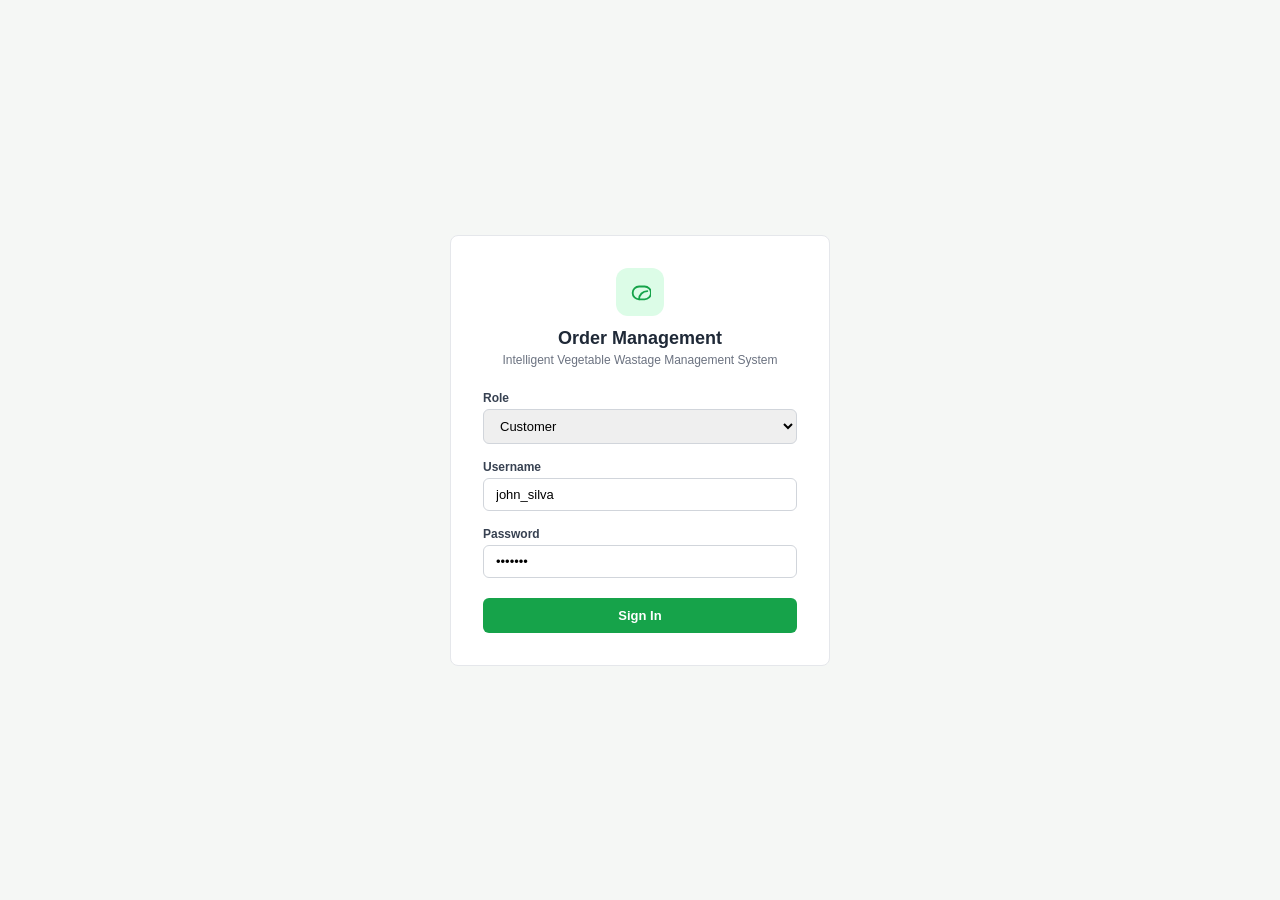
<file: ex1new.html>
<!DOCTYPE html>
<html lang="en">
<head>
    <meta charset="UTF-8">
    <meta name="viewport" content="width=device-width, initial-scale=1.0">
    <title>Order Management - Vegetable Wastage Management System</title>
    <style>
        * { margin:0; padding:0; box-sizing:border-box; }
        body { font-family:-apple-system,BlinkMacSystemFont,'Segoe UI',Helvetica,Arial,sans-serif; background:#f5f7f5; color:#1f2937; }
        table { width:100%; border-collapse:collapse; }
        th { background:#f0f4f0; padding:10px 14px; text-align:left; font-size:12px; font-weight:600; color:#6b7280; border-bottom:1px solid #e5e7eb; }
        td { padding:10px 14px; font-size:13px; border-bottom:1px solid #f3f4f6; }
        tr:hover td { background:#f9fafb; }
        .badge { display:inline-block; padding:3px 10px; border-radius:12px; font-size:11px; font-weight:600; }
        .badge-Pending { background:#fef3c7; color:#92400e; }
        .badge-Confirmed { background:#dbeafe; color:#1e40af; }
        .badge-Packed { background:#ede9fe; color:#5b21b6; }
        .badge-Shipped { background:#d1fae5; color:#065f46; }
        .badge-Delivered { background:#dcfce7; color:#166534; }
        .badge-Cancelled { background:#fee2e2; color:#991b1b; }
        input, select, textarea { padding:8px 12px; border:1px solid #d1d5db; border-radius:6px; font-size:13px; font-family:inherit; outline:none; width:100%; }
        input:focus, select:focus, textarea:focus { border-color:#16a34a; box-shadow:0 0 0 2px rgba(22,163,74,0.15); }
        .btn { padding:8px 16px; border-radius:6px; font-size:13px; font-weight:600; cursor:pointer; border:none; display:inline-flex; align-items:center; gap:6px; font-family:inherit; }
        .btn-green { background:#16a34a; color:white; }
        .btn-green:hover { background:#15803d; }
        .btn-red { background:#dc2626; color:white; }
        .btn-red:hover { background:#b91c1c; }
        .btn-blue { background:#2563eb; color:white; }
        .btn-blue:hover { background:#1d4ed8; }
        .btn-outline { background:white; border:1px solid #d1d5db; color:#374151; }
        .btn-outline:hover { background:#f9fafb; }
        .btn-sm { padding:5px 12px; font-size:12px; }
        .btn:disabled { opacity:0.4; cursor:not-allowed; }
        .card { background:white; border:1px solid #e5e7eb; border-radius:8px; }
        .toast { position:fixed; top:20px; right:20px; padding:12px 20px; border-radius:8px; font-size:13px; font-weight:500; z-index:9999; box-shadow:0 2px 8px rgba(0,0,0,0.1); }
        .toast-ok { background:#dcfce7; color:#166534; border-left:4px solid #16a34a; }
        .toast-err { background:#fee2e2; color:#991b1b; border-left:4px solid #dc2626; }
        .toast-warn { background:#fef3c7; color:#92400e; border-left:4px solid #f59e0b; }
        .modal-bg { position:fixed; inset:0; background:rgba(0,0,0,0.3); z-index:1000; display:flex; align-items:center; justify-content:center; }
        .modal-box { background:white; border-radius:10px; max-width:560px; width:92%; max-height:85vh; overflow-y:auto; }
        .sidebar { width:230px; min-height:calc(100vh - 56px); background:white; border-right:1px solid #e5e7eb; }
        .sidebar a { display:flex; align-items:center; gap:10px; padding:10px 16px; font-size:13px; color:#4b5563; text-decoration:none; cursor:pointer; }
        .sidebar a:hover { background:#f0fdf4; color:#16a34a; }
        .sidebar a.active { background:#dcfce7; color:#16a34a; font-weight:600; }
        .sidebar a svg { width:16px; height:16px; flex-shrink:0; }
        .sidebar .sep { height:1px; background:#e5e7eb; margin:6px 12px; }
        .qty-box { display:inline-flex; border:1px solid #d1d5db; border-radius:6px; overflow:hidden; }
        .qty-box button { width:30px; height:30px; border:none; background:#f9fafb; cursor:pointer; font-size:13px; }
        .qty-box button:hover { background:#dcfce7; }
        .qty-box span { width:40px; height:30px; display:flex; align-items:center; justify-content:center; font-size:13px; font-weight:600; border-left:1px solid #d1d5db; border-right:1px solid #d1d5db; }
        .stock-bar { height:4px; background:#e5e7eb; border-radius:2px; margin-top:4px; }
        .stock-fill { height:4px; border-radius:2px; }
        .hidden { display:none !important; }
        .icon { display:inline-flex; align-items:center; justify-content:center; }
        svg.ic { width:14px; height:14px; vertical-align:middle; }
    </style>
</head>
<body>

<div id="toast"></div>
<div id="modal"></div>

<!-- LOGIN -->
<div id="loginPage" style="min-height:100vh;display:flex;align-items:center;justify-content:center;background:#f5f7f5">
    <div class="card" style="padding:32px;width:380px">
        <div style="text-align:center;margin-bottom:24px">
            <div style="width:48px;height:48px;background:#dcfce7;border-radius:12px;display:inline-flex;align-items:center;justify-content:center;margin-bottom:12px">
                <!-- leaf icon -->
                <svg viewBox="0 0 24 24" width="22" height="22" fill="none" stroke="#16a34a" stroke-width="2" stroke-linecap="round" stroke-linejoin="round"><path d="M11 20A7 7 0 0 1 4 13c0-3.87 3.13-7 7-7h6a7 7 0 0 1 7 7 7 7 0 0 1-7 7z"/><path d="M11 20c0-4.97 4-9 9-9"/></svg>
            </div>
            <h2 style="font-size:18px;font-weight:700">Order Management</h2>
            <p style="font-size:12px;color:#6b7280;margin-top:4px">Intelligent Vegetable Wastage Management System</p>
        </div>
        <div style="margin-bottom:16px">
            <label style="font-size:12px;font-weight:600;color:#374151;display:block;margin-bottom:4px">Role</label>
            <select id="loginRole"><option value="customer">Customer</option><option value="farmer">Farmer</option><option value="admin">Admin</option></select>
        </div>
        <div style="margin-bottom:16px">
            <label style="font-size:12px;font-weight:600;color:#374151;display:block;margin-bottom:4px">Username</label>
            <input type="text" id="loginUser" value="john_silva">
        </div>
        <div style="margin-bottom:20px">
            <label style="font-size:12px;font-weight:600;color:#374151;display:block;margin-bottom:4px">Password</label>
            <input type="password" id="loginPass" value="pass123">
        </div>
        <button class="btn btn-green" style="width:100%;justify-content:center;padding:10px" onclick="doLogin()">Sign In</button>
    </div>
</div>

<!-- APP -->
<div id="appPage" style="display:none">
    <div style="height:56px;background:white;border-bottom:1px solid #e5e7eb;display:flex;align-items:center;padding:0 20px;position:sticky;top:0;z-index:50">
        <div style="display:flex;align-items:center;gap:12px;flex:1">
            <button onclick="document.getElementById('sb').classList.toggle('hidden')" style="display:none;background:none;border:none;font-size:16px;color:#374151;cursor:pointer" id="menuBtn">
                <!-- bars icon -->
                <svg viewBox="0 0 24 24" width="18" height="18" fill="none" stroke="currentColor" stroke-width="2" stroke-linecap="round"><line x1="3" y1="6" x2="21" y2="6"/><line x1="3" y1="12" x2="21" y2="12"/><line x1="3" y1="18" x2="21" y2="18"/></svg>
            </button>
            <svg viewBox="0 0 24 24" width="18" height="18" fill="none" stroke="#16a34a" stroke-width="2" stroke-linecap="round" stroke-linejoin="round"><path d="M11 20A7 7 0 0 1 4 13c0-3.87 3.13-7 7-7h6a7 7 0 0 1 7 7 7 7 0 0 1-7 7z"/><path d="M11 20c0-4.97 4-9 9-9"/></svg>
            <span style="font-weight:700;font-size:14px">Order Management</span>
        </div>
        <div style="display:flex;align-items:center;gap:12px">
            <button onclick="goTo('notifications')" style="position:relative;background:none;border:none;cursor:pointer;color:#6b7280;display:flex;align-items:center">
                <!-- bell icon -->
                <svg viewBox="0 0 24 24" width="18" height="18" fill="none" stroke="currentColor" stroke-width="2" stroke-linecap="round" stroke-linejoin="round"><path d="M18 8A6 6 0 0 0 6 8c0 7-3 9-3 9h18s-3-2-3-9"/><path d="M13.73 21a2 2 0 0 1-3.46 0"/></svg>
                <span id="notifDot" style="position:absolute;top:-2px;right:-2px;width:7px;height:7px;background:#dc2626;border-radius:50%;border:1.5px solid white;display:none"></span>
            </button>
            <div style="display:flex;align-items:center;gap:8px;padding-left:12px;border-left:1px solid #e5e7eb">
                <div id="avatar" style="width:32px;height:32px;background:#16a34a;color:white;border-radius:50%;display:flex;align-items:center;justify-content:center;font-size:13px;font-weight:700">J</div>
                <div>
                    <div id="dispName" style="font-size:13px;font-weight:600;line-height:1.2">John Silva</div>
                    <div id="dispRole" style="font-size:11px;color:#16a34a">Customer</div>
                </div>
                <button onclick="doLogout()" style="background:none;border:none;cursor:pointer;color:#9ca3af;display:flex;align-items:center" title="Logout">
                    <!-- logout icon -->
                    <svg viewBox="0 0 24 24" width="16" height="16" fill="none" stroke="currentColor" stroke-width="2" stroke-linecap="round" stroke-linejoin="round"><path d="M9 21H5a2 2 0 0 1-2-2V5a2 2 0 0 1 2-2h4"/><polyline points="16 17 21 12 16 7"/><line x1="21" y1="12" x2="9" y2="12"/></svg>
                </button>
            </div>
        </div>
    </div>
    <div style="display:flex">
        <div class="sidebar hidden" id="sb"><nav id="sidebarNav" style="padding:12px 8px"></nav></div>
        <main id="content" style="flex:1;padding:20px;min-height:calc(100vh - 56px)"></main>
    </div>
</div>

<script>
var MOCK = true;
var STATUSES = ['Pending','Confirmed','Packed','Shipped','Delivered'];

var S = { role:null, user:null, page:null, cart:[], orders:[], vegs:[], notifs:[], suggestions:[], catFilter:'All' };

/* ===== SVG ICONS ===== */
var ICONS = {
    'cart-plus': '<svg viewBox="0 0 24 24" fill="none" stroke="currentColor" stroke-width="2" stroke-linecap="round" stroke-linejoin="round"><circle cx="9" cy="21" r="1"/><circle cx="20" cy="21" r="1"/><path d="M1 1h4l2.68 13.39a2 2 0 0 0 2 1.61h9.72a2 2 0 0 0 2-1.61L23 6H6"/><line x1="17" y1="9" x2="17" y2="15"/><line x1="14" y1="12" x2="20" y2="12"/></svg>',
    'box': '<svg viewBox="0 0 24 24" fill="none" stroke="currentColor" stroke-width="2" stroke-linecap="round" stroke-linejoin="round"><path d="M21 16V8a2 2 0 0 0-1-1.73l-7-4a2 2 0 0 0-2 0l-7 4A2 2 0 0 0 3 8v8a2 2 0 0 0 1 1.73l7 4a2 2 0 0 0 2 0l7-4A2 2 0 0 0 21 16z"/><polyline points="3.27 6.96 12 12.01 20.73 6.96"/><line x1="12" y1="22.08" x2="12" y2="12"/></svg>',
    'history': '<svg viewBox="0 0 24 24" fill="none" stroke="currentColor" stroke-width="2" stroke-linecap="round" stroke-linejoin="round"><polyline points="1 4 1 10 7 10"/><path d="M3.51 15a9 9 0 1 0 .49-4.95"/></svg>',
    'brain': '<svg viewBox="0 0 24 24" fill="none" stroke="currentColor" stroke-width="2" stroke-linecap="round" stroke-linejoin="round"><path d="M9.5 2A2.5 2.5 0 0 1 12 4.5v15a2.5 2.5 0 0 1-4.96-.46 2.5 2.5 0 0 1-2.96-3.08 3 3 0 0 1-.34-5.58 2.5 2.5 0 0 1 1.32-4.24 2.5 2.5 0 0 1 4.44-1.14z"/><path d="M14.5 2A2.5 2.5 0 0 0 12 4.5v15a2.5 2.5 0 0 0 4.96-.46 2.5 2.5 0 0 0 2.96-3.08 3 3 0 0 0 .34-5.58 2.5 2.5 0 0 0-1.32-4.24 2.5 2.5 0 0 0-4.44-1.14z"/></svg>',
    'bell': '<svg viewBox="0 0 24 24" fill="none" stroke="currentColor" stroke-width="2" stroke-linecap="round" stroke-linejoin="round"><path d="M18 8A6 6 0 0 0 6 8c0 7-3 9-3 9h18s-3-2-3-9"/><path d="M13.73 21a2 2 0 0 1-3.46 0"/></svg>',
    'inbox': '<svg viewBox="0 0 24 24" fill="none" stroke="currentColor" stroke-width="2" stroke-linecap="round" stroke-linejoin="round"><polyline points="22 12 16 12 14 15 10 15 8 12 2 12"/><path d="M5.45 5.11L2 12v6a2 2 0 0 0 2 2h16a2 2 0 0 0 2-2v-6l-3.45-6.89A2 2 0 0 0 16.76 4H7.24a2 2 0 0 0-1.79 1.11z"/></svg>',
    'truck': '<svg viewBox="0 0 24 24" fill="none" stroke="currentColor" stroke-width="2" stroke-linecap="round" stroke-linejoin="round"><rect x="1" y="3" width="15" height="13"/><polygon points="16 8 20 8 23 11 23 16 16 16 16 8"/><circle cx="5.5" cy="18.5" r="2.5"/><circle cx="18.5" cy="18.5" r="2.5"/></svg>',
    'warehouse': '<svg viewBox="0 0 24 24" fill="none" stroke="currentColor" stroke-width="2" stroke-linecap="round" stroke-linejoin="round"><path d="M22 8.35V20a2 2 0 0 1-2 2H4a2 2 0 0 1-2-2V8.35A2 2 0 0 1 3.26 6.5l8-3.43a2 2 0 0 1 1.48 0l8 3.43A2 2 0 0 1 22 8.35z"/><path d="M6 18h12"/><path d="M6 14h12"/><rect x="9" y="10" width="6" height="12" rx="1"/></svg>',
    'list': '<svg viewBox="0 0 24 24" fill="none" stroke="currentColor" stroke-width="2" stroke-linecap="round" stroke-linejoin="round"><line x1="8" y1="6" x2="21" y2="6"/><line x1="8" y1="12" x2="21" y2="12"/><line x1="8" y1="18" x2="21" y2="18"/><line x1="3" y1="6" x2="3.01" y2="6"/><line x1="3" y1="12" x2="3.01" y2="12"/><line x1="3" y1="18" x2="3.01" y2="18"/></svg>',
    'chart-bar': '<svg viewBox="0 0 24 24" fill="none" stroke="currentColor" stroke-width="2" stroke-linecap="round" stroke-linejoin="round"><line x1="18" y1="20" x2="18" y2="10"/><line x1="12" y1="20" x2="12" y2="4"/><line x1="6" y1="20" x2="6" y2="14"/><line x1="2" y1="20" x2="22" y2="20"/></svg>',
    'ban': '<svg viewBox="0 0 24 24" fill="none" stroke="currentColor" stroke-width="2" stroke-linecap="round" stroke-linejoin="round"><circle cx="12" cy="12" r="10"/><line x1="4.93" y1="4.93" x2="19.07" y2="19.07"/></svg>',
    'check': '<svg viewBox="0 0 24 24" fill="none" stroke="currentColor" stroke-width="2.5" stroke-linecap="round" stroke-linejoin="round"><polyline points="20 6 9 17 4 12"/></svg>',
    'times': '<svg viewBox="0 0 24 24" fill="none" stroke="currentColor" stroke-width="2.5" stroke-linecap="round" stroke-linejoin="round"><line x1="18" y1="6" x2="6" y2="18"/><line x1="6" y1="6" x2="18" y2="18"/></svg>',
    'edit': '<svg viewBox="0 0 24 24" fill="none" stroke="currentColor" stroke-width="2" stroke-linecap="round" stroke-linejoin="round"><path d="M11 4H4a2 2 0 0 0-2 2v14a2 2 0 0 0 2 2h14a2 2 0 0 0 2-2v-7"/><path d="M18.5 2.5a2.121 2.121 0 0 1 3 3L12 15l-4 1 1-4 9.5-9.5z"/></svg>',
    'trash': '<svg viewBox="0 0 24 24" fill="none" stroke="currentColor" stroke-width="2" stroke-linecap="round" stroke-linejoin="round"><polyline points="3 6 5 6 21 6"/><path d="M19 6v14a2 2 0 0 1-2 2H7a2 2 0 0 1-2-2V6m3 0V4a2 2 0 0 1 2-2h4a2 2 0 0 1 2 2v2"/></svg>',
    'save': '<svg viewBox="0 0 24 24" fill="none" stroke="currentColor" stroke-width="2" stroke-linecap="round" stroke-linejoin="round"><path d="M19 21H5a2 2 0 0 1-2-2V5a2 2 0 0 1 2-2h11l5 5v11a2 2 0 0 1-2 2z"/><polyline points="17 21 17 13 7 13 7 21"/><polyline points="7 3 7 8 15 8"/></svg>',
    'plus': '<svg viewBox="0 0 24 24" fill="none" stroke="currentColor" stroke-width="2.5" stroke-linecap="round"><line x1="12" y1="5" x2="12" y2="19"/><line x1="5" y1="12" x2="19" y2="12"/></svg>',
    'paper-plane': '<svg viewBox="0 0 24 24" fill="none" stroke="currentColor" stroke-width="2" stroke-linecap="round" stroke-linejoin="round"><line x1="22" y1="2" x2="11" y2="13"/><polygon points="22 2 15 22 11 13 2 9 22 2"/></svg>',
    'arrow-right': '<svg viewBox="0 0 24 24" fill="none" stroke="currentColor" stroke-width="2" stroke-linecap="round" stroke-linejoin="round"><line x1="5" y1="12" x2="19" y2="12"/><polyline points="12 5 19 12 12 19"/></svg>',
    'check-circle': '<svg viewBox="0 0 24 24" fill="none" stroke="currentColor" stroke-width="2" stroke-linecap="round" stroke-linejoin="round"><path d="M22 11.08V12a10 10 0 1 1-5.93-9.14"/><polyline points="22 4 12 14.01 9 11.01"/></svg>',
    'exclamation-triangle': '<svg viewBox="0 0 24 24" fill="none" stroke="currentColor" stroke-width="2" stroke-linecap="round" stroke-linejoin="round"><path d="M10.29 3.86L1.82 18a2 2 0 0 0 1.71 3h16.94a2 2 0 0 0 1.71-3L13.71 3.86a2 2 0 0 0-3.42 0z"/><line x1="12" y1="9" x2="12" y2="13"/><line x1="12" y1="17" x2="12.01" y2="17"/></svg>',
    'clock': '<svg viewBox="0 0 24 24" fill="none" stroke="currentColor" stroke-width="2" stroke-linecap="round" stroke-linejoin="round"><circle cx="12" cy="12" r="10"/><polyline points="12 6 12 12 16 14"/></svg>',
    'lightbulb': '<svg viewBox="0 0 24 24" fill="none" stroke="currentColor" stroke-width="2" stroke-linecap="round" stroke-linejoin="round"><line x1="9" y1="18" x2="15" y2="18"/><line x1="10" y1="22" x2="14" y2="22"/><path d="M15.09 14c.18-.98.65-1.74 1.41-2.5A4.65 4.65 0 0 0 18 8 6 6 0 0 0 6 8c0 1 .23 2.23 1.5 3.5A4.61 4.61 0 0 1 8.91 14"/></svg>',
    'external-link': '<svg viewBox="0 0 24 24" fill="none" stroke="currentColor" stroke-width="2" stroke-linecap="round" stroke-linejoin="round"><path d="M18 13v6a2 2 0 0 1-2 2H5a2 2 0 0 1-2-2V8a2 2 0 0 1 2-2h6"/><polyline points="15 3 21 3 21 9"/><line x1="10" y1="14" x2="21" y2="3"/></svg>',
    'map-marker': '<svg viewBox="0 0 24 24" fill="none" stroke="currentColor" stroke-width="2" stroke-linecap="round" stroke-linejoin="round"><path d="M21 10c0 7-9 13-9 13s-9-6-9-13a9 9 0 0 1 18 0z"/><circle cx="12" cy="10" r="3"/></svg>',
    'magic': '<svg viewBox="0 0 24 24" fill="none" stroke="currentColor" stroke-width="2" stroke-linecap="round" stroke-linejoin="round"><path d="M15 4V2"/><path d="M15 16v-2"/><path d="M8 9h2"/><path d="M20 9h2"/><path d="M17.8 11.8L19 13"/><path d="M15 9h.01"/><path d="M17.8 6.2L19 5"/><path d="M3 21l9-9"/><path d="M12.2 6.2L11 5"/></svg>',
    'info-circle': '<svg viewBox="0 0 24 24" fill="none" stroke="currentColor" stroke-width="2" stroke-linecap="round" stroke-linejoin="round"><circle cx="12" cy="12" r="10"/><line x1="12" y1="8" x2="12" y2="12"/><line x1="12" y1="16" x2="12.01" y2="16"/></svg>',
    'shield': '<svg viewBox="0 0 24 24" fill="none" stroke="currentColor" stroke-width="2" stroke-linecap="round" stroke-linejoin="round"><path d="M12 22s8-4 8-10V5l-8-3-8 3v7c0 6 8 10 8 10z"/></svg>',
    'user': '<svg viewBox="0 0 24 24" fill="none" stroke="currentColor" stroke-width="2" stroke-linecap="round" stroke-linejoin="round"><path d="M20 21v-2a4 4 0 0 0-4-4H8a4 4 0 0 0-4 4v2"/><circle cx="12" cy="7" r="4"/></svg>'
};

function icon(name, size) {
    size = size || 14;
    var svg = ICONS[name] || ICONS['box'];
    return svg.replace('<svg ', '<svg width="'+size+'" height="'+size+'" style="vertical-align:middle;flex-shrink:0;" ');
}

/* ===== MOCK DATA ===== */
var VEGS = [
    { id:1, name:'Tomatoes', category:'Vegetable', price:220, stock:250, farmer:'Ravi Perera', fid:1 },
    { id:2, name:'Carrot',   category:'Root',      price:180, stock:180, farmer:'Ravi Perera', fid:1 },
    { id:3, name:'Cabbage',  category:'Leafy',     price:90,  stock:120, farmer:'Nimal Fernando', fid:2 },
    { id:4, name:'Beans',    category:'Legume',    price:280, stock:100, farmer:'Nimal Fernando', fid:2 },
    { id:5, name:'Brinjals', category:'Vegetable', price:150, stock:140, farmer:'Suresh Bandara', fid:3 },
    { id:6, name:'Pumpkins', category:'Vegetable', price:70,  stock:200, farmer:'Suresh Bandara', fid:3 },
];

var ORDERS = [
    { id:'ORD-1001', cid:1, cname:'John Silva', fid:1, fname:'Ravi Perera', items:[{vid:1,name:'Tomatoes',qty:20,price:220},{vid:2,name:'Carrot',qty:10,price:180}], total:6200, status:'Delivered', dd:'2025-01-10', od:'2025-01-08', addr:'Main Street, Colombo 07' },
    { id:'ORD-1002', cid:1, cname:'John Silva', fid:2, fname:'Nimal Fernando', items:[{vid:3,name:'Cabbage',qty:30,price:90},{vid:4,name:'Beans',qty:8,price:280}], total:4940, status:'Shipped', dd:'2025-01-18', od:'2025-01-15', addr:'Main Street, Colombo 07' },
    { id:'ORD-1003', cid:1, cname:'John Silva', fid:3, fname:'Suresh Bandara', items:[{vid:5,name:'Brinjals',qty:15,price:150},{vid:6,name:'Pumpkins',qty:25,price:70}], total:4000, status:'Confirmed', dd:'2025-01-20', od:'2025-01-17', addr:'Main Street, Colombo 07' },
    { id:'ORD-1004', cid:1, cname:'John Silva', fid:1, fname:'Ravi Perera', items:[{vid:1,name:'Tomatoes',qty:25,price:220},{vid:3,name:'Cabbage',qty:15,price:90}], total:6950, status:'Pending', dd:'2025-01-22', od:'2025-01-18', addr:'Main Street, Colombo 07' },
    { id:'ORD-1005', cid:2, cname:'Priya Stores', fid:2, fname:'Nimal Fernando', items:[{vid:4,name:'Beans',qty:20,price:280},{vid:2,name:'Carrot',qty:12,price:180}], total:7760, status:'Packed', dd:'2025-01-19', od:'2025-01-16', addr:'Pettah Market, Colombo 11' },
    { id:'ORD-1006', cid:2, cname:'Priya Stores', fid:3, fname:'Suresh Bandara', items:[{vid:5,name:'Brinjals',qty:18,price:150},{vid:6,name:'Pumpkins',qty:30,price:70}], total:4800, status:'Cancelled', dd:'2025-01-21', od:'2025-01-17', reason:'Found cheaper at Dambulla', addr:'Pettah Market, Colombo 11' },
    { id:'ORD-1007', cid:3, cname:'Green Mart Kandy', fid:1, fname:'Ravi Perera', items:[{vid:1,name:'Tomatoes',qty:40,price:220},{vid:5,name:'Brinjals',qty:20,price:150},{vid:3,name:'Cabbage',qty:25,price:90}], total:13450, status:'Delivered', dd:'2025-01-12', od:'2025-01-09', addr:'Peradeniya Road, Kandy' },
    { id:'ORD-1008', cid:3, cname:'Green Mart Kandy', fid:2, fname:'Nimal Fernando', items:[{vid:2,name:'Carrot',qty:35,price:180},{vid:6,name:'Pumpkins',qty:40,price:70}], total:9100, status:'Pending', dd:'2025-01-23', od:'2025-01-19', addr:'Peradeniya Road, Kandy' },
];

var SUGGESTIONS = [
    { vid:1, name:'Tomatoes', avg:20, sug:16, pct:20, why:'Demand drops mid-week based on 3-month pattern' },
    { vid:2, name:'Carrot',   avg:10, sug:8,  pct:20, why:'You had 2-3 kg leftover per order cycle' },
    { vid:3, name:'Cabbage',  avg:30, sug:22, pct:27, why:'Spoils faster in tropical climate; waste rate 30%' },
    { vid:4, name:'Beans',    avg:8,  sug:8,  pct:0,  why:'Ordering pattern matches demand well' },
    { vid:5, name:'Brinjals', avg:15, sug:18, pct:-20,why:'Seasonal demand increase predicted next 2 weeks' },
    { vid:6, name:'Pumpkins', avg:25, sug:20, pct:20, why:'Slight over-ordering detected vs actual sales' },
];

var NOTIFS = [
    { id:1, type:'confirm', title:'Order Confirmed', msg:'ORD-1003 confirmed by Suresh Bandara.', time:'2h ago', read:false, oid:'ORD-1003' },
    { id:2, type:'ship', title:'Order Shipped', msg:'ORD-1002 shipped. Expected by Jan 18.', time:'5h ago', read:false, oid:'ORD-1002' },
    { id:3, type:'deliver', title:'Delivered', msg:'ORD-1001 delivered successfully.', time:'1d ago', read:true, oid:'ORD-1001' },
    { id:4, type:'stock', title:'Low Stock', msg:'Beans stock low (100 kg). Order soon.', time:'1d ago', read:true },
    { id:5, type:'delay', title:'Delivery Delay', msg:'ORD-1002 may delay due to heavy rain.', time:'2d ago', read:true, oid:'ORD-1002' },
    { id:6, type:'waste', title:'Waste Tip', msg:'Cabbage waste rate 30%. Order smaller quantities.', time:'3d ago', read:true },
    { id:7, type:'new', title:'New Order', msg:'Green Mart Kandy ordered Carrot & Pumpkins.', time:'30m ago', read:false, oid:'ORD-1008' },
    { id:8, type:'cancel', title:'Cancel Request', msg:'ORD-1006 cancelled by Priya Stores.', time:'3h ago', read:false, oid:'ORD-1006' },
];

var VCOL = { Tomatoes:'#ef4444', Carrot:'#f97316', Cabbage:'#22c55e', Beans:'#059669', Brinjals:'#7c3aed', Pumpkins:'#f59e0b' };
var FARMERS = [{id:1,name:'Ravi Perera'},{id:2,name:'Nimal Fernando'},{id:3,name:'Suresh Bandara'}];

var MENUS = {
    customer: [
        ['place-order','cart-plus','Place Order'],
        ['my-orders','box','My Orders'],
        ['history','history','Order History'],
        ['ai','brain','AI Suggestions'],
        ['notifications','bell','Notifications'],
    ],
    farmer: [
        ['incoming','inbox','Incoming Orders'],
        ['fulfill','truck','Update Delivery Status'],
        { sep:true },
        ['stocks','warehouse','Stock Management'],
        { sep:true },
        ['notifications','bell','Notifications'],
    ],
    admin: [
        ['all-orders','list','All Orders'],
        ['analytics','chart-bar','Analytics'],
        ['cancellations','ban','Cancellations'],
        { sep:true },
        ['place-order','cart-plus','Create Order'],
        ['fulfill','truck','Update Order Status'],
        { sep:true },
        ['stocks','warehouse','Stock Management'],
        { sep:true },
        ['notifications','bell','Notifications'],
    ]
};

/* ===== HELPERS ===== */
function rs(n) { return 'Rs. ' + n.toLocaleString(); }
function badge(s) { return '<span class="badge badge-'+s+'">'+s+'</span>'; }
function vdot(n) { return '<span style="display:inline-block;width:8px;height:8px;border-radius:50%;background:'+(VCOL[n]||'#9ca3af')+';margin-right:4px"></span>'; }
function ic(name,size) { return icon(name, size||14); }
function toast(msg, type) {
    type = type || 'ok';
    var d = document.getElementById('toast');
    d.className = 'toast toast-' + type;
    d.textContent = msg;
    setTimeout(function(){ d.className = 'toast'; }, 3000);
}
function openModal(html) {
    document.getElementById('modal').innerHTML = '<div class="modal-bg" onclick="if(event.target===this)closeModal()"><div class="modal-box">' + html + '</div></div>';
}
function closeModal() { document.getElementById('modal').innerHTML = ''; }
function nextId(arr) { return Math.max.apply(null, arr.map(function(x){return x.id;})) + 1; }

/* ===== AUTH ===== */
function doLogin() {
    var role = document.getElementById('loginRole').value;
    var name = document.getElementById('loginUser').value.trim() || 'User';
    S.role = role;
    S.user = { id: role==='customer'?1:role==='farmer'?1:0, name: name.split('_').map(function(w){return w[0].toUpperCase()+w.slice(1);}).join(' '), role: role };
    S.cart = [];
    S.catFilter = 'All';
    loadApp();
}

function doLogout() {
    S = { role:null, user:null, page:null, cart:[], orders:[], vegs:[], notifs:[], suggestions:[], catFilter:'All' };
    document.getElementById('appPage').style.display = 'none';
    document.getElementById('loginPage').style.display = 'flex';
}

function refreshOrders() {
    if (S.role === 'customer') S.orders = ORDERS.filter(function(o){return o.cid === S.user.id;});
    else if (S.role === 'farmer') S.orders = ORDERS.filter(function(o){return o.fid === S.user.id;});
    else S.orders = ORDERS.slice();
}

function refreshVegs() { S.vegs = VEGS.slice(); }

function loadApp() {
    document.getElementById('loginPage').style.display = 'none';
    document.getElementById('appPage').style.display = 'block';
    document.getElementById('dispName').textContent = S.user.name;
    document.getElementById('dispRole').textContent = S.role[0].toUpperCase() + S.role.slice(1);
    document.getElementById('avatar').textContent = S.user.name[0];

    refreshVegs();
    refreshOrders();
    S.notifs = MOCK ? (S.role==='farmer'? NOTIFS.filter(function(n){return n.type==='new'||n.type==='cancel';}) : S.role==='admin'? NOTIFS.slice() : NOTIFS.filter(function(n){return n.type!=='new'&&n.type!=='cancel';})) : [];
    S.suggestions = SUGGESTIONS.slice();
    updateDot();

    var html = '';
    MENUS[S.role].forEach(function(m) {
        if (m.sep) { html += '<div class="sep"></div>'; return; }
        html += '<a data-p="'+m[0]+'" onclick="goTo(\''+m[0]+'\')">'+ic(m[1],16)+m[2]+'</a>';
    });
    document.getElementById('sidebarNav').innerHTML = html;

    if (window.innerWidth >= 768) document.getElementById('sb').classList.remove('hidden');
    var first = MENUS[S.role].filter(function(m){return !m.sep;})[0][0];
    goTo(first);
}

function updateDot() { document.getElementById('notifDot').style.display = S.notifs.some(function(n){return !n.read;}) ? 'block' : 'none'; }

function goTo(p) {
    S.page = p;
    document.querySelectorAll('#sidebarNav a').forEach(function(a){ a.classList.toggle('active', a.dataset.p===p); });
    if (window.innerWidth < 768) document.getElementById('sb').classList.add('hidden');
    var pages = { 'place-order':pgPlaceOrder, 'my-orders':pgMyOrders, 'history':pgHistory, 'ai':pgAI, 'notifications':pgNotifs, 'incoming':pgIncoming, 'fulfill':pgFulfill, 'all-orders':pgAllOrders, 'analytics':pgAnalytics, 'cancellations':pgCancellations, 'stocks':pgStocks };
    if (pages[p]) pages[p](); else document.getElementById('content').innerHTML = '<p>Not found</p>';
}

/* ===== ORDER ===== */
function pgPlaceOrder() {
    var cats = ['All'];
    S.vegs.forEach(function(v){ if (cats.indexOf(v.category)===-1) cats.push(v.category); });
    var filtered = S.catFilter==='All' ? S.vegs : S.vegs.filter(function(v){return v.category===S.catFilter;});
    var cartTotal = S.cart.reduce(function(s,i){return s+i.qty*i.price;},0);
    var isAdmin = S.role === 'admin';
    var title = isAdmin ? 'Create Order' : 'Order';

    document.getElementById('content').innerHTML =
    '<h2 style="font-size:18px;font-weight:700;margin-bottom:4px">'+title+'</h2>' +
    '<p style="font-size:12px;color:#6b7280;margin-bottom:16px">Select vegetables and quantities. Stock is checked in real-time.</p>' +
    (isAdmin?'<div style="background:#dbeafe;padding:10px 14px;border-radius:6px;font-size:12px;margin-bottom:14px;color:#1e40af;display:flex;align-items:center;gap:6px">'+ic('shield')+' Admin mode - placing order on behalf of a customer</div>':'') +
    '<div style="display:flex;gap:20px;flex-wrap:wrap"><div style="flex:1;min-width:300px">' +
    '<div style="display:flex;gap:6px;margin-bottom:12px;flex-wrap:wrap">' +
    cats.map(function(c){return '<button class="btn btn-sm '+(S.catFilter===c?'btn-green':'btn-outline')+'" onclick="S.catFilter=\''+c+'\';goTo(\'place-order\')">'+c+'</button>';}).join('') +
    '</div><div style="display:grid;grid-template-columns:repeat(auto-fill,minmax(200px,1fr));gap:12px">' +
    filtered.map(function(v){
        var inCart = S.cart.find(function(c){return c.vid===v.id;});
        var q = inCart ? inCart.qty : 0;
        var low = v.stock < 120;
        return '<div class="card" style="padding:14px"><div style="display:flex;justify-content:space-between;align-items:start;margin-bottom:8px"><div>'+vdot(v.name)+'<span style="font-weight:600;font-size:13px">'+v.name+'</span><div style="font-size:11px;color:#6b7280">'+v.farmer+'</div></div><div style="font-weight:700;font-size:13px;color:#16a34a">'+rs(v.price)+'<span style="font-weight:400;font-size:11px;color:#9ca3af">/kg</span></div></div><div style="font-size:11px;color:'+(low?'#dc2626':'#6b7280')+';margin-bottom:2px">Stock: '+v.stock+' kg '+(low?'(LOW)':'')+'</div><div class="stock-bar"><div class="stock-fill" style="width:'+Math.min(v.stock/300*100,100)+'%;background:'+(low?'#dc2626':'#16a34a')+'"></div></div>'+(q>v.stock?'<div style="font-size:11px;color:#dc2626;margin-top:4px;font-weight:600">Exceeds stock!</div>':'')+'<div style="display:flex;justify-content:space-between;align-items:center;margin-top:10px"><div class="qty-box"><button onclick="addToCart('+v.id+','+(q-1)+')">&#8722;</button><span>'+q+'</span><button onclick="addToCart('+v.id+','+(q+1)+')">+</button></div><span style="font-size:12px;font-weight:600">'+(q>0?rs(q*v.price):'')+'</span></div></div>';
    }).join('') + '</div></div>' +
    '<div style="width:300px;flex-shrink:0"><div class="card" style="padding:16px;position:sticky;top:76px"><div style="font-weight:700;font-size:14px;margin-bottom:12px">Cart ('+S.cart.length+')</div>' +
    (S.cart.length===0 ? '<p style="font-size:12px;color:#9ca3af;padding:20px 0;text-align:center">Cart is empty</p>' :
    '<div style="max-height:220px;overflow-y:auto;margin-bottom:12px">' + S.cart.map(function(item,i){return '<div style="display:flex;justify-content:space-between;align-items:center;padding:6px 0;border-bottom:1px solid #f3f4f6;font-size:12px"><div>'+vdot(item.name)+item.name+' <span style="color:#6b7280">x'+item.qty+'</span></div><div style="display:flex;align-items:center;gap:8px"><span style="font-weight:600">'+rs(item.qty*item.price)+'</span><button onclick="S.cart.splice('+i+',1);goTo(\'place-order\')" style="background:none;border:none;cursor:pointer;color:#dc2626;display:flex;align-items:center">'+ic('times',12)+'</button></div></div>';}).join('') + '</div>' +
    '<div style="border-top:1px solid #e5e7eb;padding-top:10px"><div style="display:flex;justify-content:space-between;font-size:13px;margin-bottom:4px"><span style="color:#6b7280">Subtotal</span><span style="font-weight:600">'+rs(cartTotal)+'</span></div><div style="display:flex;justify-content:space-between;font-size:13px;margin-bottom:8px"><span style="color:#6b7280">Delivery</span><span style="font-weight:600;color:#16a34a">Free</span></div><div style="display:flex;justify-content:space-between;font-size:15px;font-weight:700;padding-top:8px;border-top:1px solid #e5e7eb"><span>Total</span><span style="color:#16a34a">'+rs(cartTotal)+'</span></div></div>' +
    '<div style="margin-top:12px">' +
    (isAdmin?'<label style="font-size:12px;font-weight:600;color:#374151;display:block;margin-bottom:4px">Customer Name</label><input id="adminCname" value="Walk-in Customer" style="margin-bottom:8px"><label style="font-size:12px;font-weight:600;color:#374151;display:block;margin-bottom:4px">Customer ID</label><input id="adminCid" type="number" value="0" style="margin-bottom:8px">':'') +
    '<label style="font-size:12px;font-weight:600;color:#374151;display:block;margin-bottom:4px">Delivery Date</label><input type="date" id="dd" style="margin-bottom:8px" min="'+new Date(Date.now()+86400000).toISOString().split('T')[0]+'" value="'+new Date(Date.now()+2*86400000).toISOString().split('T')[0]+'"><label style="font-size:12px;font-weight:600;color:#374151;display:block;margin-bottom:4px">Address</label><textarea id="addr" rows="2" style="margin-bottom:12px;resize:vertical">Main Street, Colombo 07</textarea><button class="btn btn-green" style="width:100%;justify-content:center" onclick="placeOrder()">'+ic('paper-plane')+' '+title+'</button></div>'
    ) + '</div></div></div>';
}

function addToCart(vid, qty) {
    if (qty <= 0) { S.cart = S.cart.filter(function(c){return c.vid!==vid;}); }
    else {
        var v = S.vegs.find(function(x){return x.id===vid;});
        if (qty > v.stock) { toast('Only '+v.stock+' kg available','warn'); qty = v.stock; }
        var ex = S.cart.find(function(c){return c.vid===vid;});
        if (ex) ex.qty = qty;
        else S.cart.push({vid:v.id, name:v.name, qty:qty, price:v.price, stock:v.stock, farmer:v.farmer, fid:v.fid});
    }
    goTo('place-order');
}

function placeOrder() {
    if (!S.cart.length) { toast('Cart is empty','warn'); return; }
    var dd = document.getElementById('dd').value;
    var addr = document.getElementById('addr').value.trim();
    if (!dd) { toast('Select delivery date','warn'); return; }
    if (!addr) { toast('Enter address','warn'); return; }
    var bad = S.cart.find(function(c){return c.qty>c.stock;});
    if (bad) { toast(bad.name+': exceeds stock','err'); return; }
    var total = S.cart.reduce(function(s,i){return s+i.qty*i.price;},0);
    var nid = 'ORD-' + (1000 + ORDERS.length + 1);
    var cid = S.user.id, cname = S.user.name;
    if (S.role === 'admin') { cname = document.getElementById('adminCname').value.trim() || 'Admin Order'; cid = parseInt(document.getElementById('adminCid').value) || 0; }
    ORDERS.push({ id:nid, cid:cid, cname:cname, fid:S.cart[0].fid, fname:S.cart[0].farmer, items:S.cart.map(function(c){return {vid:c.vid,name:c.name,qty:c.qty,price:c.price};}), total:total, status:'Pending', dd:dd, od:new Date().toISOString().split('T')[0], addr:addr });
    refreshVegs(); refreshOrders(); S.cart = [];
    toast('Order '+nid+(S.role==='admin'?' created':' placed')+'!');
    goTo(S.role==='admin'?'all-orders':'my-orders');
}

/* ===== MY ORDERS ===== */
function pgMyOrders() {
    var active = S.orders.filter(function(o){return o.status!=='Delivered'&&o.status!=='Cancelled';});
    document.getElementById('content').innerHTML =
    '<h2 style="font-size:18px;font-weight:700;margin-bottom:4px">My Orders</h2><p style="font-size:12px;color:#6b7280;margin-bottom:16px">'+active.length+' active order(s)</p>' +
    (active.length===0 ? '<div class="card" style="padding:40px;text-align:center"><p style="color:#6b7280">No active orders</p><button class="btn btn-green btn-sm" style="margin-top:10px" onclick="goTo(\'place-order\')">Order</button></div>' :
    active.map(function(o){
        return '<div class="card" style="padding:16px;margin-bottom:12px"><div style="display:flex;justify-content:space-between;align-items:start;flex-wrap:wrap;gap:8px;margin-bottom:10px"><div><span style="font-weight:700">'+o.id+'</span> '+badge(o.status)+'<div style="font-size:11px;color:#6b7280;margin-top:2px">Ordered: '+o.od+' | Delivery: '+o.dd+' | Farmer: '+o.fname+'</div></div><div style="display:flex;gap:6px">'+(STATUSES.indexOf(o.status)<=1?'<button class="btn btn-red btn-sm" onclick="cancelModal(\''+o.id+'\')">Cancel</button>':'')+(o.status==='Pending'?'<button class="btn btn-outline btn-sm" onclick="editModal(\''+o.id+'\')">Edit</button>':'')+'<button class="btn btn-outline btn-sm" onclick="detailModal(\''+o.id+'\')">View</button></div></div><div style="display:flex;gap:6px;flex-wrap:wrap;margin-bottom:8px">'+o.items.map(function(i){return '<span style="font-size:11px;background:#f9fafb;padding:4px 10px;border-radius:12px">'+vdot(i.name)+i.name+': '+i.qty+' kg</span>';}).join('')+'</div><div style="display:flex;justify-content:space-between;font-size:13px;border-top:1px solid #f3f4f6;padding-top:8px"><span style="color:#6b7280">'+o.items.length+' item(s)</span><span style="font-weight:700;color:#16a34a">'+rs(o.total)+'</span></div></div>';
    }).join(''));
}

/* ===== HISTORY ===== */
function pgHistory() {
    var hist = S.orders.filter(function(o){return o.status==='Delivered'||o.status==='Cancelled';});
    var spent = hist.filter(function(o){return o.status==='Delivered';}).reduce(function(s,o){return s+o.total;},0);
    document.getElementById('content').innerHTML =
    '<h2 style="font-size:18px;font-weight:700;margin-bottom:4px">Order History</h2><p style="font-size:12px;color:#6b7280;margin-bottom:16px">Past orders and buying patterns</p><div style="display:flex;gap:12px;margin-bottom:16px;flex-wrap:wrap"><div class="card" style="padding:14px;flex:1;min-width:120px"><div style="font-size:11px;color:#6b7280">Total Orders</div><div style="font-size:22px;font-weight:800;color:#16a34a">'+hist.length+'</div></div><div class="card" style="padding:14px;flex:1;min-width:120px"><div style="font-size:11px;color:#6b7280">Total Spent</div><div style="font-size:22px;font-weight:800;color:#059669">'+rs(spent)+'</div></div><div class="card" style="padding:14px;flex:1;min-width:120px"><div style="font-size:11px;color:#6b7280">Delivered</div><div style="font-size:22px;font-weight:800;color:#166534">'+hist.filter(function(o){return o.status==='Delivered';}).length+'</div></div></div><div class="card" style="overflow-x:auto"><table><thead><tr><th>Order</th><th>Date</th><th>Items</th><th>Farmer</th><th>Amount</th><th>Status</th><th></th></tr></thead><tbody>'+hist.map(function(o){return '<tr><td style="font-weight:600">'+o.id+'</td><td>'+o.od+'</td><td style="font-size:12px">'+o.items.map(function(i){return i.name+'('+i.qty+'kg)';}).join(', ')+'</td><td>'+o.fname+'</td><td style="font-weight:600">'+rs(o.total)+'</td><td>'+badge(o.status)+'</td><td><button class="btn btn-outline btn-sm" onclick="detailModal(\''+o.id+'\')">View</button></td></tr>';}).join('')+'</tbody></table></div>';
}

/* ===== AI SUGGESTIONS ===== */
function pgAI() {
    var avg = Math.round(S.suggestions.reduce(function(s,sg){return s+Math.max(0,sg.pct);},0)/S.suggestions.length);
    document.getElementById('content').innerHTML =
    '<h2 style="font-size:18px;font-weight:700;margin-bottom:4px">AI Demand Suggestions</h2><p style="font-size:12px;color:#6b7280;margin-bottom:16px">Recommendations to reduce over-ordering and waste</p><div style="display:flex;gap:12px;margin-bottom:16px;flex-wrap:wrap"><div class="card" style="padding:14px;flex:1;min-width:140px;border-left:3px solid #16a34a"><div style="font-size:11px;color:#6b7280">Avg Waste Reduction</div><div style="font-size:22px;font-weight:800;color:#16a34a">'+avg+'%</div></div><div class="card" style="padding:14px;flex:1;min-width:140px;border-left:3px solid #059669"><div style="font-size:11px;color:#6b7280">Vegetables Analyzed</div><div style="font-size:22px;font-weight:800;color:#059669">'+S.suggestions.length+'</div></div><div class="card" style="padding:14px;flex:1;min-width:140px;border-left:3px solid #f59e0b"><div style="font-size:11px;color:#6b7280">High Waste Items</div><div style="font-size:22px;font-weight:800;color:#f59e0b">'+S.suggestions.filter(function(s){return s.pct>20;}).length+'</div></div></div><div style="display:flex;flex-direction:column;gap:8px;margin-bottom:16px">'+S.suggestions.map(function(sg){var isR=sg.pct>0,isI=sg.pct<0;return '<div class="card" style="padding:14px;border-left:3px solid #16a34a"><div style="display:flex;justify-content:space-between;align-items:center;flex-wrap:wrap;gap:8px"><div style="flex:1;min-width:200px"><div style="font-weight:600;font-size:13px">'+vdot(sg.name)+sg.name+'</div><div style="font-size:11px;color:#6b7280;margin-top:2px">'+sg.why+'</div></div><div style="display:flex;align-items:center;gap:16px"><div style="text-align:center"><div style="font-size:10px;color:#6b7280">Average</div><div style="font-weight:700">'+sg.avg+' kg</div></div>'+ic('arrow-right')+'<div style="text-align:center"><div style="font-size:10px;color:#6b7280">Suggested</div><div style="font-weight:700;color:'+(isR?'#16a34a':isI?'#f59e0b':'#374151')+'">'+sg.sug+' kg</div></div><span class="badge" style="background:'+(isR?'#dcfce7':isI?'#fef3c7':'#f3f4f6')+';color:'+(isR?'#166534':isI?'#92400e':'#6b7280')+'">'+(isR?'-':'+')+Math.abs(sg.pct)+'%</span><button class="btn btn-green btn-sm" onclick="applySug('+sg.vid+','+sg.sug+')">Apply</button></div></div></div>';}).join('')+'</div><button class="btn btn-green" onclick="applyAllSug()">'+ic('magic')+' Apply All to Cart</button> <button class="btn btn-outline" onclick="goTo(\'place-order\')">'+ic('cart-plus')+' Go to Place Order</button>';
}
function applySug(vid,qty) { var v=S.vegs.find(function(x){return x.id===vid;}); var ex=S.cart.find(function(c){return c.vid===vid;}); if(ex) ex.qty=qty; else S.cart.push({vid:v.id,name:v.name,qty:qty,price:v.price,stock:v.stock,farmer:v.farmer,fid:v.fid}); toast(v.name+': set to '+qty+' kg'); }
function applyAllSug() { S.cart=[]; S.suggestions.forEach(function(sg){var v=S.vegs.find(function(x){return x.id===sg.vid;}); if(v) S.cart.push({vid:v.id,name:v.name,qty:sg.sug,price:v.price,stock:v.stock,farmer:v.farmer,fid:v.fid});}); toast('All suggestions applied'); goTo('place-order'); }

/* ===== NOTIFICATIONS ===== */
function pgNotifs() {
    var unread = S.notifs.filter(function(n){return !n.read;}).length;
    var icons2 = {confirm:'check-circle',ship:'truck',deliver:'box',stock:'exclamation-triangle',delay:'clock',waste:'lightbulb',new:'cart-plus',cancel:'ban'};
    var colors = {confirm:'#2563eb',ship:'#16a34a',deliver:'#166534',stock:'#d97706',delay:'#ea580c',waste:'#059669',new:'#2563eb',cancel:'#dc2626'};
    document.getElementById('content').innerHTML = '<div style="display:flex;justify-content:space-between;align-items:center;margin-bottom:16px"><div><h2 style="font-size:18px;font-weight:700">Notifications</h2><p style="font-size:12px;color:#6b7280">'+unread+' unread</p></div>'+(unread>0?'<button class="btn btn-outline btn-sm" onclick="S.notifs.forEach(function(n){n.read=true;});updateDot();goTo(\'notifications\')">Mark All Read</button>':'')+'</div><div class="card" style="padding:8px">'+S.notifs.map(function(n){
        var iconSvg = (ICONS[icons2[n.type]||'bell']||'').replace('<svg ','<svg width="16" height="16" style="color:'+(colors[n.type]||'#6b7280')+'" ');
        return '<div onclick="S.notifs.find(function(x){return x.id==='+n.id+';}).read=true;updateDot();goTo(\'notifications\')" style="display:flex;gap:12px;padding:12px;border-radius:6px;cursor:pointer;'+(n.read?'':'background:#f0fdf4')+'"><div style="width:36px;height:36px;border-radius:8px;background:#f9fafb;display:flex;align-items:center;justify-content:center;flex-shrink:0;color:'+(colors[n.type]||'#6b7280')+'">'+iconSvg+'</div><div style="flex:1;min-width:0"><div style="display:flex;align-items:center;gap:6px"><span style="font-weight:600;font-size:13px">'+n.title+'</span>'+(!n.read?'<span style="width:6px;height:6px;background:#2563eb;border-radius:50%;display:inline-block"></span>':'')+'</div><div style="font-size:12px;color:#4b5563;margin-top:1px">'+n.msg+'</div><div style="font-size:10px;color:#9ca3af;margin-top:2px">'+n.time+'</div></div>'+(n.oid?'<button class="btn btn-outline btn-sm" onclick="event.stopPropagation();detailModal(\''+n.oid+'\')" style="flex-shrink:0">'+ic('external-link',12)+'</button>':'')+'</div>';
    }).join('')+'</div>';
}

/* ===== INCOMING ORDERS ===== */
function pgIncoming() {
    var inc = S.orders.filter(function(o){return o.status==='Pending';});
    document.getElementById('content').innerHTML = '<h2 style="font-size:18px;font-weight:700;margin-bottom:4px">Incoming Orders</h2><p style="font-size:12px;color:#6b7280;margin-bottom:16px">'+inc.length+' pending order(s)</p>' +
    (inc.length===0?'<div class="card" style="padding:40px;text-align:center;color:#6b7280">No pending orders</div>':
    inc.map(function(o){return '<div class="card" style="padding:16px;margin-bottom:12px"><div style="display:flex;justify-content:space-between;align-items:start;flex-wrap:wrap;gap:8px;margin-bottom:10px"><div><span style="font-weight:700">'+o.id+'</span> '+badge(o.status)+'<div style="font-size:11px;color:#6b7280;margin-top:2px">From: '+o.cname+' | Ordered: '+o.od+' | Delivery: '+o.dd+'</div><div style="font-size:11px;color:#6b7280;display:flex;align-items:center;gap:4px">'+ic('map-marker',11)+' '+o.addr+'</div></div><div style="font-weight:700;font-size:16px;color:#16a34a">'+rs(o.total)+'</div></div><table style="margin-bottom:12px"><thead><tr><th>Item</th><th>Qty</th><th>Price</th><th>Subtotal</th></tr></thead><tbody>'+o.items.map(function(i){return '<tr><td>'+vdot(i.name)+i.name+'</td><td>'+i.qty+' kg</td><td>'+rs(i.price)+'/kg</td><td style="font-weight:600">'+rs(i.qty*i.price)+'</td></tr>';}).join('')+'</tbody></table><div style="display:flex;gap:8px"><button class="btn btn-green" onclick="changeStatus(\''+o.id+'\',\'Confirmed\')">'+ic('check')+' Confirm</button><button class="btn btn-red" onclick="changeStatus(\''+o.id+'\',\'Cancelled\')">'+ic('times')+' Reject</button><button class="btn btn-outline" onclick="detailModal(\''+o.id+'\')">View</button></div></div>';}).join(''));
}

/* ===== FULFILL ===== */
function pgFulfill() {
    var ful = S.orders.filter(function(o){return ['Confirmed','Packed','Shipped'].indexOf(o.status)!==-1;});
    var title = S.role==='admin' ? 'Update Order Status' : 'Update Delivery Status';
    document.getElementById('content').innerHTML = '<h2 style="font-size:18px;font-weight:700;margin-bottom:4px">'+title+'</h2><p style="font-size:12px;color:#6b7280;margin-bottom:16px">Update order status as you process them</p>' +
    (ful.length===0?'<div class="card" style="padding:40px;text-align:center;color:#6b7280">No orders to update</div>':
    ful.map(function(o){
        var next = o.status==='Confirmed'?'Packed':o.status==='Packed'?'Shipped':null;
        return '<div class="card" style="padding:16px;margin-bottom:12px"><div style="display:flex;justify-content:space-between;align-items:start;flex-wrap:wrap;gap:8px;margin-bottom:8px"><div><span style="font-weight:700">'+o.id+'</span> '+badge(o.status)+'<div style="font-size:11px;color:#6b7280;margin-top:2px">'+o.cname+' | Delivery: '+o.dd+'</div></div><div style="font-weight:700;color:#16a34a">'+rs(o.total)+'</div></div><div style="display:flex;gap:6px;flex-wrap:wrap;margin-bottom:10px">'+o.items.map(function(i){return '<span style="font-size:11px;background:#f9fafb;padding:4px 10px;border-radius:12px">'+vdot(i.name)+i.name+': '+i.qty+'kg</span>';}).join('')+'</div>' +
        (S.role==='admin'?
            '<div style="display:flex;align-items:center;gap:8px;flex-wrap:wrap"><span style="font-size:12px;font-weight:600;color:#374151">Set Status:</span><select id="st_'+o.id+'" style="width:150px">'+STATUSES.map(function(s){return '<option'+(s===o.status?' selected':'')+'>'+s+'</option>';}).join('')+'<option'+(o.status==='Cancelled'?' selected':'')+'>Cancelled</option></select><button class="btn btn-blue btn-sm" onclick="adminSetStatus(\''+o.id+'\')">'+ic('save')+' Update</button></div>'
            :
            (next?'<button class="btn btn-green" onclick="changeStatus(\''+o.id+'\',\''+next+'\')">'+ic('arrow-right')+' Mark as '+next+'</button>':'<span style="font-size:12px;color:#16a34a;font-weight:600;display:flex;align-items:center;gap:4px">'+ic('check-circle')+' Out for delivery</span>')
        ) + '</div>';
    }).join(''));
}

function changeStatus(oid, ns) { var o = ORDERS.find(function(x){return x.id===oid;}); if(o) o.status = ns; refreshOrders(); toast(oid+' \u2192 '+ns); goTo(S.page); }

function adminSetStatus(oid) {
    var sel = document.getElementById('st_'+oid); if(!sel) return;
    var ns = sel.value;
    var o = ORDERS.find(function(x){return x.id===oid;}); if(!o) return;
    o.status = ns;
    if (ns === 'Cancelled' && !o.reason) o.reason = 'Status changed to Cancelled by admin';
    refreshOrders(); toast(oid+' \u2192 '+ns); goTo(S.page);
}

/* ===== ALL ORDERS ===== */
function pgAllOrders() {
    document.getElementById('content').innerHTML = '<h2 style="font-size:18px;font-weight:700;margin-bottom:4px">All Orders</h2><p style="font-size:12px;color:#6b7280;margin-bottom:16px">'+S.orders.length+' total orders</p><div style="display:flex;gap:8px;margin-bottom:12px;flex-wrap:wrap"><select id="af" onchange="filterAdmin()" style="width:140px"><option value="all">All Status</option>'+STATUSES.map(function(s){return '<option value="'+s+'">'+s+'</option>';}).join('')+'<option value="Cancelled">Cancelled</option></select><input id="as" oninput="filterAdmin()" placeholder="Search ID..." style="width:180px"></div><div class="card" style="overflow-x:auto"><table id="at"><thead><tr><th>ID</th><th>Customer</th><th>Farmer</th><th>Items</th><th>Amount</th><th>Status</th><th>Date</th><th>Actions</th></tr></thead><tbody>'+S.orders.map(function(o){return '<tr data-s="'+o.status+'" data-i="'+o.id.toLowerCase()+'"><td style="font-weight:600">'+o.id+'</td><td>'+o.cname+'</td><td>'+o.fname+'</td><td style="font-size:12px">'+o.items.map(function(i){return i.name;}).join(', ')+'</td><td style="font-weight:600">'+rs(o.total)+'</td><td>'+badge(o.status)+'</td><td style="font-size:12px">'+o.od+'</td><td style="white-space:nowrap"><button class="btn btn-outline btn-sm" onclick="detailModal(\''+o.id+'\')">View</button> '+(o.status!=='Delivered'&&o.status!=='Cancelled'?'<button class="btn btn-outline btn-sm" onclick="adminStatusModal(\''+o.id+'\')" style="margin-left:4px">'+ic('edit',11)+'</button>':'')+'<button class="btn btn-red btn-sm" onclick="adminDeleteOrder(\''+o.id+'\')" style="margin-left:4px">'+ic('trash',11)+'</button></td></tr>';}).join('')+'</tbody></table></div>';
}
function filterAdmin() { var f=document.getElementById('af').value, s=document.getElementById('as').value.toLowerCase(); document.querySelectorAll('#at tbody tr').forEach(function(tr){ tr.style.display=(f==='all'||tr.dataset.s===f)&&(!s||tr.dataset.i.includes(s))?'':'none'; }); }

function adminStatusModal(oid) {
    var o = ORDERS.find(function(x){return x.id===oid;}); if(!o) return;
    openModal('<div style="padding:20px"><div style="display:flex;justify-content:space-between;align-items:center;margin-bottom:14px"><h3 style="font-size:16px;font-weight:700">Update Status: '+o.id+'</h3><button onclick="closeModal()" style="background:none;border:none;cursor:pointer;font-size:16px;color:#6b7280">'+ic('times',18)+'</button></div><label style="font-size:12px;font-weight:600;color:#374151;display:block;margin-bottom:4px">New Status</label><select id="modalSt" style="margin-bottom:14px">'+STATUSES.map(function(s){return '<option'+(s===o.status?' selected':'')+'>'+s+'</option>';}).join('')+'<option value="Cancelled">Cancelled</option></select><div id="cancelReasonWrap" style="display:none;margin-bottom:14px"><label style="font-size:12px;font-weight:600;color:#374151;display:block;margin-bottom:4px">Cancel Reason</label><textarea id="modalReason" rows="2" placeholder="Reason for cancellation"></textarea></div><div style="display:flex;gap:8px;justify-content:flex-end"><button class="btn btn-outline" onclick="closeModal()">Cancel</button><button class="btn btn-blue" onclick="doAdminStatus(\''+oid+'\')">'+ic('save')+' Update</button></div></div>');
    setTimeout(function(){ var sel=document.getElementById('modalSt'); if(sel) sel.onchange=function(){document.getElementById('cancelReasonWrap').style.display=sel.value==='Cancelled'?'block':'none';}; },50);
}
function doAdminStatus(oid) { var ns=document.getElementById('modalSt').value; var o=ORDERS.find(function(x){return x.id===oid;}); if(!o)return; o.status=ns; if(ns==='Cancelled'){var r=document.getElementById('modalReason');o.reason=(r&&r.value.trim())?r.value.trim():'Cancelled by admin';} refreshOrders();closeModal();toast(oid+' \u2192 '+ns);goTo('all-orders'); }

function adminDeleteOrder(oid) {
    openModal('<div style="padding:20px"><div style="display:flex;justify-content:space-between;align-items:center;margin-bottom:14px"><h3 style="font-size:16px;font-weight:700">Delete Order</h3><button onclick="closeModal()" style="background:none;border:none;cursor:pointer;color:#6b7280">'+ic('times',18)+'</button></div><div style="background:#fee2e2;padding:10px;border-radius:6px;font-size:13px;margin-bottom:14px;display:flex;align-items:center;gap:6px"><span style="color:#dc2626">'+ic('exclamation-triangle')+'</span>Permanently delete <strong>'+oid+'</strong>?</div><div style="display:flex;gap:8px;justify-content:flex-end"><button class="btn btn-outline" onclick="closeModal()">Keep</button><button class="btn btn-red" onclick="doDeleteOrder(\''+oid+'\')">'+ic('trash')+' Delete</button></div></div>');
}
function doDeleteOrder(oid) { var idx=ORDERS.findIndex(function(x){return x.id===oid;}); if(idx!==-1) ORDERS.splice(idx,1); refreshOrders(); closeModal(); toast(oid+' deleted','warn'); goTo('all-orders'); }

/* ===== ANALYTICS ===== */
function pgAnalytics() {
    var del=S.orders.filter(function(o){return o.status==='Delivered';}); var rev=del.reduce(function(s,o){return s+o.total;},0);
    var sc={}; S.orders.forEach(function(o){sc[o.status]=(sc[o.status]||0)+1;});
    var vc={}; del.forEach(function(o){o.items.forEach(function(i){vc[i.name]=(vc[i.name]||0)+i.qty*i.price;});});
    var topV=Object.entries(vc).sort(function(a,b){return b[1]-a[1];}); var maxRev=topV.length?topV[0][1]:1;
    var cm={Delivered:'#16a34a',Cancelled:'#dc2626',Pending:'#f59e0b',Confirmed:'#0ea5e9',Packed:'#7c3aed',Shipped:'#059669'};
    document.getElementById('content').innerHTML = '<h2 style="font-size:18px;font-weight:700;margin-bottom:4px">Order Analytics</h2><p style="font-size:12px;color:#6b7280;margin-bottom:16px">Order patterns and performance</p><div style="display:flex;gap:12px;margin-bottom:20px;flex-wrap:wrap"><div class="card" style="padding:14px;flex:1;min-width:120px"><div style="font-size:11px;color:#6b7280">Revenue</div><div style="font-size:20px;font-weight:800;color:#16a34a">'+rs(rev)+'</div></div><div class="card" style="padding:14px;flex:1;min-width:120px"><div style="font-size:11px;color:#6b7280">Avg Order</div><div style="font-size:20px;font-weight:800;color:#059669">'+(del.length?rs(Math.round(rev/del.length)):'Rs. 0')+'</div></div><div class="card" style="padding:14px;flex:1;min-width:120px"><div style="font-size:11px;color:#6b7280">Delivery Rate</div><div style="font-size:20px;font-weight:800;color:#166534">'+(S.orders.length?Math.round(del.length/S.orders.length*100):0)+'%</div></div><div class="card" style="padding:14px;flex:1;min-width:120px"><div style="font-size:11px;color:#6b7280">Cancel Rate</div><div style="font-size:20px;font-weight:800;color:#dc2626">'+(S.orders.length?Math.round(S.orders.filter(function(o){return o.status==='Cancelled';}).length/S.orders.length*100):0)+'%</div></div></div><div style="display:flex;gap:20px;flex-wrap:wrap"><div class="card" style="padding:16px;flex:1;min-width:280px"><h3 style="font-size:14px;font-weight:700;margin-bottom:12px">Status Breakdown</h3>'+Object.entries(sc).map(function(e){return '<div style="display:flex;align-items:center;gap:8px;margin-bottom:8px"><span class="badge badge-'+e[0]+'" style="min-width:70px;text-align:center">'+e[0]+'</span><span style="font-size:13px;font-weight:600">'+e[1]+'</span><div style="flex:1;height:8px;background:#f3f4f6;border-radius:4px"><div style="height:8px;border-radius:4px;width:'+e[1]/S.orders.length*100+'%;background:'+(cm[e[0]]||'#9ca3af')+'"></div></div></div>';}).join('')+'</div><div class="card" style="padding:16px;flex:1;min-width:280px"><h3 style="font-size:14px;font-weight:700;margin-bottom:12px">Revenue by Vegetable</h3>'+topV.map(function(e){return '<div style="margin-bottom:10px"><div style="display:flex;justify-content:space-between;font-size:12px;margin-bottom:3px"><span>'+vdot(e[0])+e[0]+'</span><span style="font-weight:600">'+rs(e[1])+'</span></div><div style="height:8px;background:#f3f4f6;border-radius:4px"><div style="height:8px;border-radius:4px;width:'+e[1]/maxRev*100+'%;background:'+(VCOL[e[0]]||'#9ca3af')+'"></div></div></div>';}).join('')+'</div></div>';
}

/* ===== CANCELLATIONS ===== */
function pgCancellations() {
    var can=S.orders.filter(function(o){return o.status==='Cancelled';});
    document.getElementById('content').innerHTML = '<h2 style="font-size:18px;font-weight:700;margin-bottom:4px">Cancellation Management</h2><p style="font-size:12px;color:#6b7280;margin-bottom:16px">'+can.length+' cancelled order(s)</p><div style="display:flex;gap:12px;margin-bottom:16px;flex-wrap:wrap"><div class="card" style="padding:14px;flex:1;min-width:120px"><div style="font-size:11px;color:#6b7280">Cancelled</div><div style="font-size:20px;font-weight:800;color:#dc2626">'+can.length+'</div></div><div class="card" style="padding:14px;flex:1;min-width:120px"><div style="font-size:11px;color:#6b7280">Lost Value</div><div style="font-size:20px;font-weight:800;color:#dc2626">'+rs(can.reduce(function(s,o){return s+o.total;},0))+'</div></div></div>'+(can.length===0?'<div class="card" style="padding:40px;text-align:center;color:#6b7280">No cancelled orders</div>':'<div class="card" style="overflow-x:auto"><table><thead><tr><th>Order</th><th>Customer</th><th>Farmer</th><th>Amount</th><th>Date</th><th>Reason</th><th></th></tr></thead><tbody>'+can.map(function(o){return '<tr><td style="font-weight:600">'+o.id+'</td><td>'+o.cname+'</td><td>'+o.fname+'</td><td style="font-weight:600">'+rs(o.total)+'</td><td style="font-size:12px">'+o.od+'</td><td style="font-size:12px">'+(o.reason||'N/A')+'</td><td><button class="btn btn-outline btn-sm" onclick="detailModal(\''+o.id+'\')">View</button></td></tr>';}).join('')+'</tbody></table></div>');
}

/* ===== STOCK MANAGEMENT ===== */
function pgStocks() {
    var displayVegs = S.role === 'farmer' ? S.vegs.filter(function(v){return v.fid === S.user.id;}) : S.vegs;
    document.getElementById('content').innerHTML =
    '<h2 style="font-size:18px;font-weight:700;margin-bottom:4px">Stock Management</h2>' +
    (S.role==='farmer'?'<div style="background:#fef3c7;padding:10px 14px;border-radius:6px;font-size:12px;margin-bottom:14px;color:#92400e;display:flex;align-items:center;gap:6px">'+ic('user')+' Showing your stocks only (Farmer view)</div>':'') +
    '<div style="display:flex;gap:12px;margin-bottom:16px;flex-wrap:wrap"><div class="card" style="padding:14px;flex:1;min-width:120px"><div style="font-size:11px;color:#6b7280">Total Items</div><div style="font-size:20px;font-weight:800;color:#16a34a">'+displayVegs.length+'</div></div><div class="card" style="padding:14px;flex:1;min-width:120px"><div style="font-size:11px;color:#6b7280">Total Stock</div><div style="font-size:20px;font-weight:800;color:#059669">'+displayVegs.reduce(function(s,v){return s+v.stock;},0)+' kg</div></div><div class="card" style="padding:14px;flex:1;min-width:120px"><div style="font-size:11px;color:#6b7280">Low Stock</div><div style="font-size:20px;font-weight:800;color:#dc2626">'+displayVegs.filter(function(v){return v.stock<120;}).length+'</div></div></div>' +
    '<div style="margin-bottom:12px"><button class="btn btn-green" onclick="stockModal()">'+ic('plus')+' Add New Stock</button></div>' +
    '<div class="card" style="overflow-x:auto"><table><thead><tr><th>ID</th><th>Name</th><th>Category</th>'+(S.role==='admin'?'<th>Farmer</th>':'')+'<th>Price/kg</th><th>Stock (kg)</th><th>Status</th><th>Actions</th></tr></thead><tbody>' +
    displayVegs.map(function(v){
        var low = v.stock < 120;
        return '<tr><td>'+v.id+'</td><td style="font-weight:600">'+vdot(v.name)+v.name+'</td><td>'+v.category+'</td>'+(S.role==='admin'?'<td>'+v.farmer+'</td>':'')+'<td>'+rs(v.price)+'</td><td>'+v.stock+'</td><td>'+(low?'<span class="badge badge-Cancelled">Low</span>':'<span class="badge badge-Delivered">OK</span>')+'</td><td style="white-space:nowrap"><button class="btn btn-outline btn-sm" onclick="stockModal('+v.id+')">'+ic('edit',11)+' Edit</button> <button class="btn btn-red btn-sm" onclick="deleteStock('+v.id+')">'+ic('trash',11)+'</button></td></tr>';
    }).join('') +
    '</tbody></table></div>';
}

function stockModal(vid) {
    var v = vid ? S.vegs.find(function(x){return x.id===vid;}) : null;
    var isEdit = !!v;
    var farmerLocked = S.role === 'farmer';
    var farmerId = farmerLocked ? S.user.id : (v ? v.fid : 1);
    openModal('<div style="padding:20px"><div style="display:flex;justify-content:space-between;align-items:center;margin-bottom:14px"><h3 style="font-size:16px;font-weight:700">'+(isEdit?'Edit Stock: '+v.name:'Add New Stock')+'</h3><button onclick="closeModal()" style="background:none;border:none;cursor:pointer;color:#6b7280">'+ic('times',18)+'</button></div>' +
    '<div style="display:grid;grid-template-columns:1fr 1fr;gap:10px;margin-bottom:14px">' +
        '<div><label style="font-size:12px;font-weight:600;color:#374151;display:block;margin-bottom:4px">Vegetable Name</label><input id="sName" value="'+(v?v.name:'')+'" placeholder="e.g. Tomatoes"></div>' +
        '<div><label style="font-size:12px;font-weight:600;color:#374151;display:block;margin-bottom:4px">Category</label><select id="sCat"><option value="Vegetable"'+(v&&v.category==='Vegetable'?' selected':'')+'>Vegetable</option><option value="Root"'+(v&&v.category==='Root'?' selected':'')+'>Root</option><option value="Leafy"'+(v&&v.category==='Leafy'?' selected':'')+'>Leafy</option><option value="Legume"'+(v&&v.category==='Legume'?' selected':'')+'>Legume</option></select></div>' +
        '<div><label style="font-size:12px;font-weight:600;color:#374151;display:block;margin-bottom:4px">Farmer</label><select id="sFarmer"'+(farmerLocked?' disabled':'')+'>'+FARMERS.map(function(f){return '<option value="'+f.id+'"'+(farmerId===f.id?' selected':'')+'>'+f.name+'</option>';}).join('')+'</select>'+(farmerLocked?'<div style="font-size:10px;color:#9ca3af;margin-top:2px">Locked to your account</div>':'')+'</div>' +
        '<div><label style="font-size:12px;font-weight:600;color:#374151;display:block;margin-bottom:4px">Price per kg (Rs.)</label><input id="sPrice" type="number" value="'+(v?v.price:'')+'" placeholder="e.g. 220" min="0"></div>' +
        '<div style="grid-column:span 2"><label style="font-size:12px;font-weight:600;color:#374151;display:block;margin-bottom:4px">Available Stock (kg)</label><input id="sStock" type="number" value="'+(v?v.stock:'')+'" placeholder="e.g. 200" min="0"></div>' +
    '</div><div style="display:flex;gap:8px;justify-content:flex-end"><button class="btn btn-outline" onclick="closeModal()">Cancel</button><button class="btn btn-green" onclick="saveStock('+(vid||0)+')">'+ic('save')+' '+(isEdit?'Update':'Create')+'</button></div></div>');
}

function saveStock(vid) {
    var name = document.getElementById('sName').value.trim();
    var cat = document.getElementById('sCat').value;
    var fid = S.role==='farmer' ? S.user.id : parseInt(document.getElementById('sFarmer').value);
    var price = parseFloat(document.getElementById('sPrice').value);
    var stock = parseInt(document.getElementById('sStock').value);
    var farmer = FARMERS.find(function(f){return f.id===fid;});
    if (!name) { toast('Enter vegetable name','warn'); return; }
    if (!price || price <= 0) { toast('Enter valid price','warn'); return; }
    if (!stock || stock < 0) { toast('Enter valid stock','warn'); return; }
    if (vid) {
        var v = VEGS.find(function(x){return x.id===vid;});
        if (v) { v.name=name; v.category=cat; v.fid=fid; v.farmer=farmer.name; v.price=price; v.stock=stock; }
        toast(name+' stock updated');
    } else {
        var newId = nextId(VEGS);
        VEGS.push({ id:newId, name:name, category:cat, price:price, stock:stock, farmer:farmer.name, fid:fid });
        VCOL[name] = '#' + (Math.floor(Math.random()*0x888888)+0x444444).toString(16);
        toast(name+' stock created');
    }
    refreshVegs(); closeModal(); goTo('stocks');
}

function deleteStock(vid) {
    var v = S.vegs.find(function(x){return x.id===vid;}); if(!v) return;
    openModal('<div style="padding:20px"><div style="display:flex;justify-content:space-between;align-items:center;margin-bottom:14px"><h3 style="font-size:16px;font-weight:700">Delete Stock</h3><button onclick="closeModal()" style="background:none;border:none;cursor:pointer;color:#6b7280">'+ic('times',18)+'</button></div><div style="background:#fee2e2;padding:10px;border-radius:6px;font-size:13px;margin-bottom:14px;display:flex;align-items:center;gap:6px"><span style="color:#dc2626">'+ic('exclamation-triangle')+'</span>Delete <strong>'+v.name+'</strong> stock entry?</div><div style="display:flex;gap:8px;justify-content:flex-end"><button class="btn btn-outline" onclick="closeModal()">Keep</button><button class="btn btn-red" onclick="doDeleteStock('+vid+')">'+ic('trash')+' Delete</button></div></div>');
}
function doDeleteStock(vid) { var idx=VEGS.findIndex(function(x){return x.id===vid;}); if(idx!==-1) VEGS.splice(idx,1); refreshVegs(); closeModal(); toast('Stock deleted','warn'); goTo('stocks'); }

/* ===== SHARED MODALS ===== */
function detailModal(oid) {
    var o = ORDERS.find(function(x){return x.id===oid;}); if(!o) return;
    openModal('<div style="padding:20px"><div style="display:flex;justify-content:space-between;align-items:center;margin-bottom:16px"><div><h3 style="font-size:16px;font-weight:700">'+o.id+'</h3><p style="font-size:11px;color:#6b7280">Ordered: '+o.od+'</p></div><button onclick="closeModal()" style="background:none;border:none;cursor:pointer;color:#6b7280">'+ic('times',18)+'</button></div><div style="margin-bottom:14px">'+badge(o.status)+'</div><div style="display:grid;grid-template-columns:1fr 1fr;gap:8px;margin-bottom:14px"><div style="background:#f9fafb;padding:10px;border-radius:6px"><div style="font-size:10px;color:#6b7280">Customer</div><div style="font-size:13px;font-weight:600">'+o.cname+'</div></div><div style="background:#f9fafb;padding:10px;border-radius:6px"><div style="font-size:10px;color:#6b7280">Farmer</div><div style="font-size:13px;font-weight:600">'+o.fname+'</div></div><div style="background:#f9fafb;padding:10px;border-radius:6px"><div style="font-size:10px;color:#6b7280">Delivery Date</div><div style="font-size:13px;font-weight:600">'+o.dd+'</div></div><div style="background:#f9fafb;padding:10px;border-radius:6px"><div style="font-size:10px;color:#6b7280">Address</div><div style="font-size:13px;font-weight:600">'+o.addr+'</div></div></div><div style="margin-bottom:14px"><div style="font-size:11px;font-weight:700;color:#6b7280;margin-bottom:6px">ITEMS</div><table><thead><tr><th>Item</th><th>Qty</th><th>Price</th><th>Subtotal</th></tr></thead><tbody>'+o.items.map(function(i){return '<tr><td>'+vdot(i.name)+i.name+'</td><td>'+i.qty+' kg</td><td>'+rs(i.price)+'/kg</td><td style="font-weight:600">'+rs(i.qty*i.price)+'</td></tr>';}).join('')+'</tbody></table></div><div style="display:flex;justify-content:space-between;padding-top:10px;border-top:2px solid #e5e7eb"><span style="font-weight:700">Total</span><span style="font-weight:800;font-size:18px;color:#16a34a">'+rs(o.total)+'</span></div>'+(o.reason?'<div style="margin-top:12px;background:#fee2e2;padding:10px;border-radius:6px"><div style="font-size:11px;font-weight:700;color:#dc2626">Cancel Reason</div><div style="font-size:12px;color:#991b1b">'+o.reason+'</div></div>':'')+'</div>');
}

function cancelModal(oid) {
    openModal('<div style="padding:20px"><div style="display:flex;justify-content:space-between;align-items:center;margin-bottom:12px"><h3 style="font-size:16px;font-weight:700">Cancel Order</h3><button onclick="closeModal()" style="background:none;border:none;cursor:pointer;color:#6b7280">'+ic('times',18)+'</button></div><div style="background:#fef3c7;padding:10px;border-radius:6px;font-size:13px;margin-bottom:14px;display:flex;align-items:center;gap:6px"><span style="color:#f59e0b">'+ic('exclamation-triangle')+'</span>Cancelling <strong>'+oid+'</strong> cannot be undone.</div><label style="font-size:12px;font-weight:600;color:#374151;display:block;margin-bottom:4px">Reason</label><select id="cr" style="margin-bottom:8px"><option value="">Select reason</option><option>Found cheaper alternative</option><option>Order placed by mistake</option><option>Delivery date too far</option><option>Change in requirement</option><option>Other</option></select><textarea id="crt" rows="2" placeholder="Details (optional)" style="margin-bottom:14px;resize:vertical"></textarea><div style="display:flex;gap:8px;justify-content:flex-end"><button class="btn btn-outline" onclick="closeModal()">Keep</button><button class="btn btn-red" onclick="doCancel(\''+oid+'\')">Confirm Cancel</button></div></div>');
}
function doCancel(oid) { var r1=document.getElementById('cr').value,r2=document.getElementById('crt').value; if(!r1&&!r2){toast('Provide a reason','warn');return;} var o=ORDERS.find(function(x){return x.id===oid;}); if(o){o.status='Cancelled';o.reason=r1||r2;} refreshOrders(); closeModal(); toast(oid+' cancelled','warn'); goTo(S.page); }

function editModal(oid) {
    var o = ORDERS.find(function(x){return x.id===oid;}); if(!o) return;
    openModal('<div style="padding:20px"><div style="display:flex;justify-content:space-between;align-items:center;margin-bottom:12px"><h3 style="font-size:16px;font-weight:700">Edit '+oid+'</h3><button onclick="closeModal()" style="background:none;border:none;cursor:pointer;color:#6b7280">'+ic('times',18)+'</button></div><div style="background:#dbeafe;padding:10px;border-radius:6px;font-size:12px;margin-bottom:14px;display:flex;align-items:center;gap:6px"><span style="color:#2563eb">'+ic('info-circle')+'</span>Only pending orders can be edited.</div>'+o.items.map(function(item,idx){var v=S.vegs.find(function(x){return x.id===item.vid;});var cs=v?v.stock:999;return '<div style="display:flex;justify-content:space-between;align-items:center;padding:10px;background:#f9fafb;border-radius:6px;margin-bottom:6px"><div>'+vdot(item.name)+'<span style="font-weight:600;font-size:13px">'+item.name+'</span><span style="font-size:11px;color:#6b7280;display:block">Stock: '+cs+' kg</span></div><input type="number" id="eq'+idx+'" value="'+item.qty+'" min="1" max="'+cs+'" style="width:70px;text-align:center"></div>';}).join('')+'<div style="margin-top:10px"><label style="font-size:12px;font-weight:600;color:#374151;display:block;margin-bottom:4px">Delivery Date</label><input type="date" id="edd" value="'+o.dd+'" style="margin-bottom:14px"></div><div style="display:flex;gap:8px;justify-content:flex-end"><button class="btn btn-outline" onclick="closeModal()">Discard</button><button class="btn btn-green" onclick="doEdit(\''+oid+'\')">Save</button></div></div>');
}
function doEdit(oid) { var o=ORDERS.find(function(x){return x.id===oid;}); var ni=o.items.map(function(item,idx){var nq=parseInt(document.getElementById('eq'+idx).value)||item.qty;return {vid:item.vid,name:item.name,qty:nq,price:item.price};}); for(var i=0;i<ni.length;i++){var v=S.vegs.find(function(x){return x.id===ni[i].vid;});if(v&&ni[i].qty>v.stock){toast(ni[i].name+': only '+v.stock+' kg','err');return;}} o.items=ni;o.total=ni.reduce(function(s,i){return s+i.qty*i.price;},0);o.dd=document.getElementById('edd').value; refreshOrders(); closeModal(); toast(oid+' updated'); goTo(S.page); }

/* ===== RESPONSIVE ===== */
function checkWidth() { var sb=document.getElementById('sb'),mb=document.getElementById('menuBtn'); if(window.innerWidth>=768){sb.classList.remove('hidden');mb.style.display='none';}else{sb.classList.add('hidden');mb.style.display='flex';} }
window.addEventListener('resize', checkWidth);
document.addEventListener('keydown', function(e){ if(e.key==='Escape') closeModal(); });
</script>
</body>
</html>
</file>
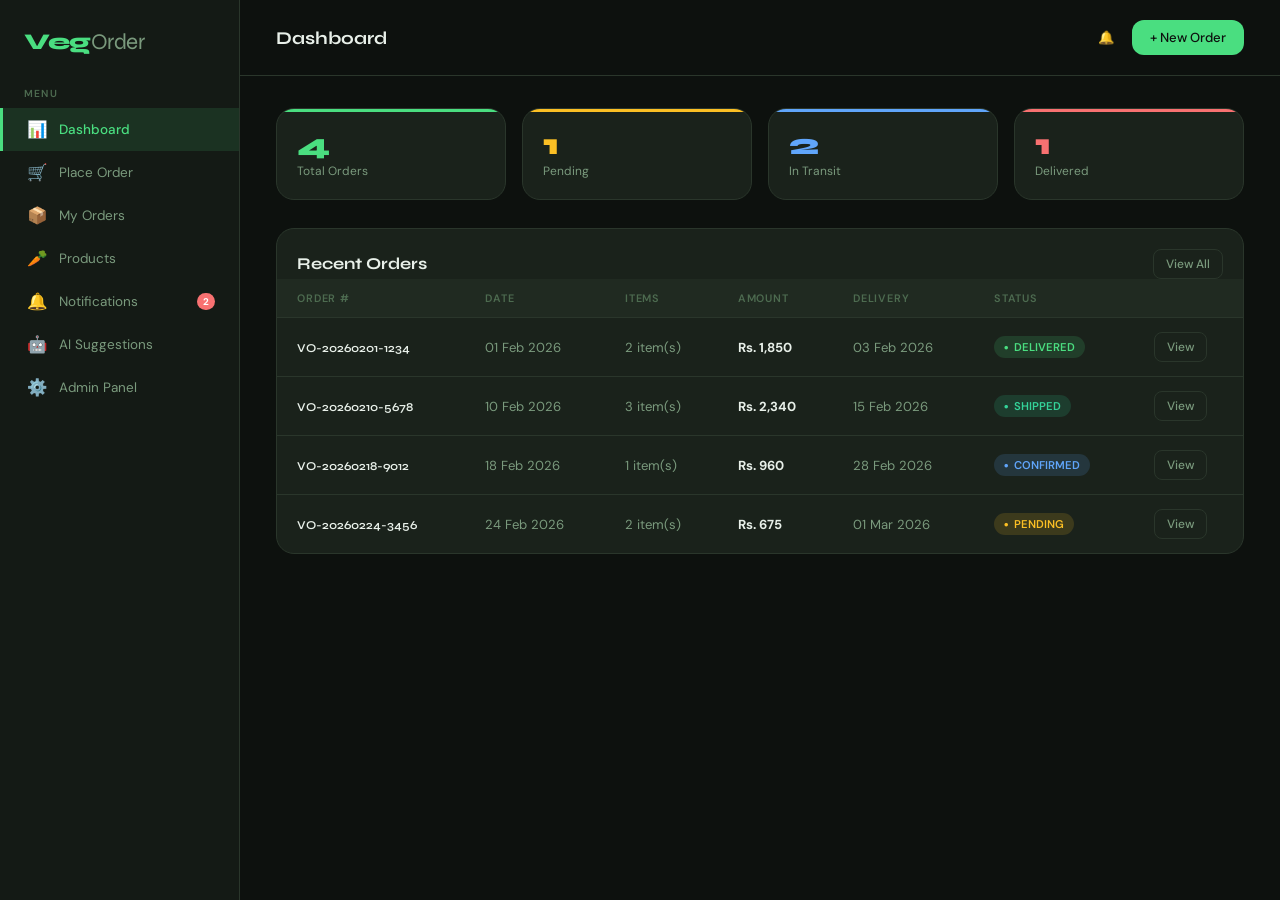
<file: index (2).html>
<!DOCTYPE html>
<html lang="en">
<head>
<meta charset="UTF-8">
<meta name="viewport" content="width=device-width, initial-scale=1.0">
<title>VegOrder — Order Management</title>
<link rel="preconnect" href="https://fonts.googleapis.com">
<link href="https://fonts.googleapis.com/css2?family=Syne:wght@400;600;700;800&family=DM+Sans:ital,wght@0,300;0,400;0,500;1,300&display=swap" rel="stylesheet">
<style>
/* ===== ROOT & RESET ===== */
*, *::before, *::after { box-sizing: border-box; margin: 0; padding: 0; }

:root {
  --bg: #0d110e;
  --bg2: #141a15;
  --surface: #1a221b;
  --surface2: #202a21;
  --border: #2a362b;
  --green: #4ade80;
  --green-dim: #22c55e;
  --green-glow: rgba(74,222,128,0.12);
  --amber: #fbbf24;
  --red: #f87171;
  --blue: #60a5fa;
  --text: #e8f0e9;
  --text-muted: #7a9a7d;
  --text-dim: #4d6b50;
  --font-display: 'Syne', sans-serif;
  --font-body: 'DM Sans', sans-serif;
  --r: 12px;
  --r-lg: 18px;
}

html { font-size: 15px; }
body {
  font-family: var(--font-body);
  background: var(--bg);
  color: var(--text);
  min-height: 100vh;
  overflow-x: hidden;
}

/* ===== LAYOUT ===== */
.shell {
  display: grid;
  grid-template-columns: 240px 1fr;
  min-height: 100vh;
}

/* ===== SIDEBAR ===== */
.sidebar {
  background: var(--bg2);
  border-right: 1px solid var(--border);
  display: flex;
  flex-direction: column;
  padding: 28px 0;
  position: sticky;
  top: 0;
  height: 100vh;
}

.logo {
  padding: 0 24px 32px;
  font-family: var(--font-display);
  font-size: 1.5rem;
  font-weight: 800;
  color: var(--green);
  letter-spacing: -0.5px;
}
.logo span { color: var(--text-muted); font-weight: 400; }

.nav-label {
  font-size: 0.68rem;
  font-weight: 600;
  letter-spacing: 0.12em;
  text-transform: uppercase;
  color: var(--text-dim);
  padding: 0 24px 8px;
}

.nav-item {
  display: flex;
  align-items: center;
  gap: 12px;
  padding: 11px 24px;
  font-size: 0.9rem;
  font-weight: 400;
  color: var(--text-muted);
  cursor: pointer;
  border-left: 3px solid transparent;
  transition: all 0.2s;
}
.nav-item:hover { background: var(--surface); color: var(--text); }
.nav-item.active {
  background: var(--green-glow);
  color: var(--green);
  border-left-color: var(--green);
  font-weight: 500;
}
.nav-item .ico { font-size: 1.1rem; width: 20px; text-align: center; }
.badge {
  margin-left: auto;
  background: var(--red);
  color: #fff;
  font-size: 0.65rem;
  font-weight: 700;
  border-radius: 99px;
  padding: 2px 6px;
  min-width: 18px;
  text-align: center;
}

.sidebar-bottom {
  margin-top: auto;
  padding: 20px 24px;
  border-top: 1px solid var(--border);
}
.user-chip {
  display: flex;
  align-items: center;
  gap: 10px;
}
.avatar {
  width: 34px; height: 34px;
  border-radius: 50%;
  background: var(--green);
  display: flex; align-items: center; justify-content: center;
  font-family: var(--font-display);
  font-weight: 700;
  font-size: 0.8rem;
  color: var(--bg);
}
.user-info { font-size: 0.82rem; }
.user-info strong { display: block; font-weight: 500; color: var(--text); }
.user-info small { color: var(--text-dim); }

/* ===== MAIN ===== */
.main {
  display: flex;
  flex-direction: column;
  overflow-y: auto;
}

/* ===== TOPBAR ===== */
.topbar {
  display: flex;
  align-items: center;
  justify-content: space-between;
  padding: 20px 36px;
  border-bottom: 1px solid var(--border);
  background: var(--bg);
  position: sticky;
  top: 0;
  z-index: 10;
}
.page-title {
  font-family: var(--font-display);
  font-size: 1.2rem;
  font-weight: 700;
  color: var(--text);
}
.topbar-actions { display: flex; gap: 10px; align-items: center; }

/* ===== BUTTONS ===== */
.btn {
  display: inline-flex;
  align-items: center;
  gap: 7px;
  padding: 9px 18px;
  border-radius: var(--r);
  font-family: var(--font-body);
  font-size: 0.875rem;
  font-weight: 500;
  cursor: pointer;
  border: none;
  transition: all 0.2s;
  text-decoration: none;
}
.btn-primary {
  background: var(--green);
  color: var(--bg);
}
.btn-primary:hover { background: var(--green-dim); transform: translateY(-1px); }
.btn-secondary {
  background: var(--surface);
  color: var(--text-muted);
  border: 1px solid var(--border);
}
.btn-secondary:hover { color: var(--text); border-color: var(--text-dim); }
.btn-danger { background: rgba(248,113,113,0.15); color: var(--red); border: 1px solid rgba(248,113,113,0.3); }
.btn-danger:hover { background: rgba(248,113,113,0.25); }
.btn-sm { padding: 6px 12px; font-size: 0.8rem; border-radius: 8px; }
.btn-ghost { background: transparent; color: var(--text-muted); padding: 8px; border-radius: 8px; }
.btn-ghost:hover { background: var(--surface); color: var(--text); }

/* ===== PAGE CONTENT ===== */
.page { padding: 32px 36px; display: none; }
.page.active { display: block; }

/* ===== SECTION HEADER ===== */
.section-header {
  display: flex;
  align-items: center;
  justify-content: space-between;
  margin-bottom: 24px;
}
.section-title {
  font-family: var(--font-display);
  font-size: 1.1rem;
  font-weight: 700;
}
.section-sub { color: var(--text-muted); font-size: 0.82rem; margin-top: 2px; }

/* ===== STATS ROW ===== */
.stats-row {
  display: grid;
  grid-template-columns: repeat(4, 1fr);
  gap: 16px;
  margin-bottom: 28px;
}
.stat-card {
  background: var(--surface);
  border: 1px solid var(--border);
  border-radius: var(--r-lg);
  padding: 20px;
  position: relative;
  overflow: hidden;
}
.stat-card::before {
  content: '';
  position: absolute;
  top: 0; left: 0; right: 0;
  height: 3px;
  border-radius: var(--r-lg) var(--r-lg) 0 0;
}
.stat-card.green::before { background: var(--green); }
.stat-card.amber::before { background: var(--amber); }
.stat-card.red::before { background: var(--red); }
.stat-card.blue::before { background: var(--blue); }
.stat-value {
  font-family: var(--font-display);
  font-size: 2rem;
  font-weight: 800;
  line-height: 1;
  margin-bottom: 4px;
}
.stat-card.green .stat-value { color: var(--green); }
.stat-card.amber .stat-value { color: var(--amber); }
.stat-card.red .stat-value { color: var(--red); }
.stat-card.blue .stat-value { color: var(--blue); }
.stat-label { font-size: 0.8rem; color: var(--text-muted); }

/* ===== TABLE ===== */
.card {
  background: var(--surface);
  border: 1px solid var(--border);
  border-radius: var(--r-lg);
  overflow: hidden;
}
.table-wrap { overflow-x: auto; }
table { width: 100%; border-collapse: collapse; }
thead th {
  padding: 12px 20px;
  text-align: left;
  font-size: 0.72rem;
  font-weight: 600;
  letter-spacing: 0.08em;
  text-transform: uppercase;
  color: var(--text-dim);
  background: var(--surface2);
  border-bottom: 1px solid var(--border);
}
tbody tr {
  border-bottom: 1px solid var(--border);
  transition: background 0.15s;
}
tbody tr:last-child { border-bottom: none; }
tbody tr:hover { background: var(--surface2); }
tbody td {
  padding: 14px 20px;
  font-size: 0.875rem;
  color: var(--text);
  vertical-align: middle;
}
.td-muted { color: var(--text-muted); }

/* ===== STATUS BADGES ===== */
.status {
  display: inline-flex;
  align-items: center;
  gap: 5px;
  padding: 4px 10px;
  border-radius: 99px;
  font-size: 0.75rem;
  font-weight: 600;
}
.status::before { content: '●'; font-size: 0.55rem; }
.status-PENDING { background: rgba(251,191,36,0.15); color: var(--amber); }
.status-CONFIRMED { background: rgba(96,165,250,0.15); color: var(--blue); }
.status-PACKED { background: rgba(167,139,250,0.15); color: #a78bfa; }
.status-SHIPPED { background: rgba(52,211,153,0.15); color: #34d399; }
.status-DELIVERED { background: rgba(74,222,128,0.15); color: var(--green); }
.status-CANCELLED { background: rgba(248,113,113,0.15); color: var(--red); }

/* ===== MODAL ===== */
.overlay {
  position: fixed; inset: 0;
  background: rgba(0,0,0,0.7);
  backdrop-filter: blur(4px);
  z-index: 100;
  display: none;
  align-items: center;
  justify-content: center;
  animation: fadeIn 0.2s;
}
.overlay.open { display: flex; }
@keyframes fadeIn { from { opacity: 0; } to { opacity: 1; } }

.modal {
  background: var(--bg2);
  border: 1px solid var(--border);
  border-radius: 20px;
  width: 620px;
  max-width: calc(100vw - 40px);
  max-height: 90vh;
  overflow-y: auto;
  animation: slideUp 0.25s cubic-bezier(0.34, 1.56, 0.64, 1);
}
@keyframes slideUp { from { transform: translateY(30px); opacity: 0; } to { transform: translateY(0); opacity: 1; } }

.modal-header {
  display: flex;
  align-items: center;
  justify-content: space-between;
  padding: 24px 28px;
  border-bottom: 1px solid var(--border);
}
.modal-title {
  font-family: var(--font-display);
  font-size: 1.1rem;
  font-weight: 700;
}
.modal-body { padding: 24px 28px; }
.modal-footer {
  padding: 16px 28px;
  border-top: 1px solid var(--border);
  display: flex;
  justify-content: flex-end;
  gap: 10px;
}

/* ===== FORMS ===== */
.form-grid { display: grid; grid-template-columns: 1fr 1fr; gap: 16px; }
.form-group { display: flex; flex-direction: column; gap: 6px; }
.form-group.full { grid-column: 1 / -1; }
label { font-size: 0.8rem; font-weight: 500; color: var(--text-muted); }
input, select, textarea {
  background: var(--surface);
  border: 1px solid var(--border);
  border-radius: var(--r);
  padding: 10px 14px;
  font-family: var(--font-body);
  font-size: 0.875rem;
  color: var(--text);
  transition: border-color 0.2s;
  outline: none;
}
input:focus, select:focus, textarea:focus {
  border-color: var(--green);
  box-shadow: 0 0 0 3px var(--green-glow);
}
select option { background: var(--bg2); }
textarea { resize: vertical; min-height: 72px; }

/* ===== CART ITEMS ===== */
.cart-items { display: flex; flex-direction: column; gap: 10px; margin-bottom: 16px; }
.cart-item {
  display: grid;
  grid-template-columns: 1fr 100px 32px;
  gap: 10px;
  align-items: center;
  background: var(--surface);
  border: 1px solid var(--border);
  border-radius: var(--r);
  padding: 12px 14px;
}
.add-item-btn {
  display: flex;
  align-items: center;
  gap: 8px;
  padding: 10px;
  border: 1px dashed var(--border);
  border-radius: var(--r);
  color: var(--text-dim);
  font-size: 0.85rem;
  cursor: pointer;
  transition: all 0.2s;
  background: none;
  width: 100%;
}
.add-item-btn:hover { border-color: var(--green); color: var(--green); }

/* ===== VEGETABLE GRID ===== */
.veg-grid {
  display: grid;
  grid-template-columns: repeat(auto-fill, minmax(180px, 1fr));
  gap: 14px;
  margin-bottom: 28px;
}
.veg-card {
  background: var(--surface);
  border: 1px solid var(--border);
  border-radius: var(--r-lg);
  padding: 18px;
  transition: all 0.2s;
  cursor: pointer;
  position: relative;
}
.veg-card:hover { border-color: var(--green); transform: translateY(-2px); box-shadow: 0 8px 24px rgba(0,0,0,0.3); }
.veg-icon { font-size: 2.2rem; margin-bottom: 10px; }
.veg-name { font-weight: 600; font-size: 0.9rem; margin-bottom: 4px; }
.veg-price { color: var(--green); font-size: 0.85rem; font-weight: 500; }
.veg-stock { font-size: 0.75rem; color: var(--text-dim); margin-top: 4px; }
.stock-low { color: var(--amber) !important; }
.stock-out { color: var(--red) !important; }

/* ===== AI SUGGESTION CARD ===== */
.suggestion-card {
  background: linear-gradient(135deg, rgba(74,222,128,0.06), rgba(74,222,128,0.02));
  border: 1px solid rgba(74,222,128,0.2);
  border-radius: var(--r-lg);
  padding: 20px;
  margin-bottom: 24px;
}
.suggestion-header {
  display: flex;
  align-items: center;
  gap: 10px;
  margin-bottom: 16px;
}
.suggestion-header h3 {
  font-family: var(--font-display);
  font-size: 1rem;
  font-weight: 700;
  color: var(--green);
}
.ai-badge {
  background: rgba(74,222,128,0.15);
  color: var(--green);
  font-size: 0.65rem;
  font-weight: 700;
  letter-spacing: 0.1em;
  padding: 3px 8px;
  border-radius: 99px;
}
.suggestions-grid { display: grid; grid-template-columns: repeat(auto-fill, minmax(160px, 1fr)); gap: 10px; }
.sug-item {
  background: var(--surface2);
  border: 1px solid var(--border);
  border-radius: var(--r);
  padding: 12px;
  cursor: pointer;
  transition: all 0.2s;
}
.sug-item:hover { border-color: var(--green); }
.sug-item-name { font-weight: 500; font-size: 0.85rem; margin-bottom: 4px; }
.sug-qty { color: var(--green); font-size: 1rem; font-weight: 700; }
.sug-meta { font-size: 0.72rem; color: var(--text-dim); margin-top: 2px; }
.confidence-bar { height: 3px; background: var(--border); border-radius: 99px; margin-top: 8px; overflow: hidden; }
.confidence-fill { height: 100%; background: var(--green); border-radius: 99px; transition: width 0.6s; }

/* ===== NOTIFICATION LIST ===== */
.notif-list { display: flex; flex-direction: column; gap: 10px; }
.notif-item {
  display: flex;
  gap: 14px;
  padding: 16px;
  background: var(--surface);
  border: 1px solid var(--border);
  border-radius: var(--r);
  transition: background 0.2s;
}
.notif-item.unread { border-left: 3px solid var(--green); background: rgba(74,222,128,0.04); }
.notif-icon {
  width: 38px; height: 38px; border-radius: 10px;
  display: flex; align-items: center; justify-content: center;
  font-size: 1.1rem;
  flex-shrink: 0;
}
.notif-confirm .notif-icon { background: rgba(96,165,250,0.15); }
.notif-ship .notif-icon { background: rgba(52,211,153,0.15); }
.notif-deliver .notif-icon { background: rgba(74,222,128,0.15); }
.notif-cancel .notif-icon { background: rgba(248,113,113,0.15); }
.notif-ai .notif-icon { background: rgba(167,139,250,0.15); }
.notif-title { font-weight: 500; font-size: 0.875rem; margin-bottom: 3px; }
.notif-msg { font-size: 0.8rem; color: var(--text-muted); line-height: 1.4; }
.notif-time { font-size: 0.72rem; color: var(--text-dim); margin-top: 6px; }

/* ===== ORDER DETAIL ===== */
.order-detail-header {
  display: flex;
  align-items: flex-start;
  justify-content: space-between;
  margin-bottom: 28px;
  gap: 16px;
}
.order-meta { display: flex; flex-direction: column; gap: 6px; }
.order-number {
  font-family: var(--font-display);
  font-size: 1.4rem;
  font-weight: 800;
}
.order-date { color: var(--text-muted); font-size: 0.85rem; }
.order-actions { display: flex; gap: 8px; }

.timeline {
  display: flex;
  gap: 0;
  margin-bottom: 28px;
  background: var(--surface);
  border: 1px solid var(--border);
  border-radius: var(--r-lg);
  padding: 20px 24px;
  overflow-x: auto;
}
.step {
  flex: 1;
  display: flex;
  flex-direction: column;
  align-items: center;
  position: relative;
  min-width: 80px;
}
.step::after {
  content: '';
  position: absolute;
  top: 16px;
  left: 50%;
  right: -50%;
  height: 2px;
  background: var(--border);
  z-index: 0;
}
.step:last-child::after { display: none; }
.step.done::after { background: var(--green); }
.step-dot {
  width: 32px; height: 32px;
  border-radius: 50%;
  background: var(--surface2);
  border: 2px solid var(--border);
  display: flex; align-items: center; justify-content: center;
  font-size: 0.85rem;
  position: relative;
  z-index: 1;
}
.step.done .step-dot { background: var(--green); border-color: var(--green); color: var(--bg); }
.step.current .step-dot { border-color: var(--amber); box-shadow: 0 0 0 4px rgba(251,191,36,0.2); background: rgba(251,191,36,0.15); color: var(--amber); }
.step-label { font-size: 0.7rem; color: var(--text-dim); margin-top: 8px; text-align: center; }
.step.done .step-label { color: var(--green); }
.step.current .step-label { color: var(--amber); font-weight: 600; }

/* ===== EMPTY STATE ===== */
.empty {
  text-align: center;
  padding: 60px 20px;
  color: var(--text-dim);
}
.empty-icon { font-size: 3rem; margin-bottom: 12px; }
.empty-title { font-family: var(--font-display); font-size: 1rem; font-weight: 700; color: var(--text-muted); margin-bottom: 6px; }
.empty-desc { font-size: 0.85rem; }

/* ===== TOAST ===== */
.toast-container {
  position: fixed;
  bottom: 24px;
  right: 24px;
  z-index: 999;
  display: flex;
  flex-direction: column;
  gap: 10px;
}
.toast {
  background: var(--surface);
  border: 1px solid var(--border);
  border-radius: var(--r);
  padding: 14px 18px;
  font-size: 0.875rem;
  min-width: 280px;
  display: flex;
  align-items: center;
  gap: 10px;
  animation: slideUp 0.3s cubic-bezier(0.34, 1.56, 0.64, 1);
  box-shadow: 0 8px 32px rgba(0,0,0,0.4);
}
.toast.success { border-left: 3px solid var(--green); }
.toast.error { border-left: 3px solid var(--red); }
.toast.info { border-left: 3px solid var(--blue); }

/* ===== SCROLLBAR ===== */
::-webkit-scrollbar { width: 6px; height: 6px; }
::-webkit-scrollbar-track { background: var(--bg); }
::-webkit-scrollbar-thumb { background: var(--border); border-radius: 3px; }
::-webkit-scrollbar-thumb:hover { background: var(--text-dim); }

/* ===== ANIMATIONS ===== */
@keyframes pulse { 0%,100% { opacity:1 } 50% { opacity: 0.5 } }
.loading { animation: pulse 1.5s infinite; }
</style>
</head>
<body>

<div class="shell">
  <!-- SIDEBAR -->
  <aside class="sidebar">
    <div class="logo">Veg<span>Order</span></div>
    <div class="nav-label">Menu</div>
    <div class="nav-item active" onclick="showPage('dashboard')">
      <span class="ico">📊</span> Dashboard
    </div>
    <div class="nav-item" onclick="showPage('place-order')">
      <span class="ico">🛒</span> Place Order
    </div>
    <div class="nav-item" onclick="showPage('orders')">
      <span class="ico">📦</span> My Orders
    </div>
    <div class="nav-item" onclick="showPage('vegetables')">
      <span class="ico">🥕</span> Products
    </div>
    <div class="nav-item" onclick="showPage('notifications')">
      <span class="ico">🔔</span> Notifications
      <span class="badge" id="notif-badge" style="display:none">3</span>
    </div>
    <div class="nav-item" onclick="showPage('ai-suggestions')">
      <span class="ico">🤖</span> AI Suggestions
    </div>
    <div class="nav-item" onclick="showPage('admin')">
      <span class="ico">⚙️</span> Admin Panel
    </div>
   
  </aside>

  <!-- MAIN -->
  <main class="main">
    <div class="topbar">
      <div class="page-title" id="page-title">Dashboard</div>
      <div class="topbar-actions">
        <button class="btn btn-ghost" onclick="showPage('notifications')">🔔</button>
        <button class="btn btn-primary" onclick="showPage('place-order')">+ New Order</button>
      </div>
    </div>

    <!-- ===== DASHBOARD PAGE ===== -->
    <div class="page active" id="page-dashboard">
      <div class="stats-row">
        <div class="stat-card green">
          <div class="stat-value" id="stat-total">0</div>
          <div class="stat-label">Total Orders</div>
        </div>
        <div class="stat-card amber">
          <div class="stat-value" id="stat-pending">0</div>
          <div class="stat-label">Pending</div>
        </div>
        <div class="stat-card blue">
          <div class="stat-value" id="stat-transit">0</div>
          <div class="stat-label">In Transit</div>
        </div>
        <div class="stat-card red">
          <div class="stat-value" id="stat-delivered">0</div>
          <div class="stat-label">Delivered</div>
        </div>
      </div>
      <div class="card">
        <div style="padding: 20px 20px 0; display:flex; justify-content:space-between; align-items:center;">
          <div class="section-title">Recent Orders</div>
          <button class="btn btn-secondary btn-sm" onclick="showPage('orders')">View All</button>
        </div>
        <div class="table-wrap">
          <table>
            <thead>
              <tr>
                <th>Order #</th>
                <th>Date</th>
                <th>Items</th>
                <th>Amount</th>
                <th>Delivery</th>
                <th>Status</th>
                <th></th>
              </tr>
            </thead>
            <tbody id="dashboard-orders-body">
              <tr><td colspan="7"><div class="loading" style="padding:20px;text-align:center;color:var(--text-dim)">Loading orders…</div></td></tr>
            </tbody>
          </table>
        </div>
      </div>
    </div>

    <!-- ===== PLACE ORDER PAGE ===== -->
    <div class="page" id="page-place-order">
      <div class="suggestion-card" id="inline-suggestions" style="display:none">
        <div class="suggestion-header">
          <span style="font-size:1.5rem">🤖</span>
          <h3>AI Demand Suggestions</h3>
          <span class="ai-badge">AIML</span>
        </div>
        <p style="font-size:0.82rem;color:var(--text-muted);margin-bottom:14px">Based on your order history, here's what you might need:</p>
        <div class="suggestions-grid" id="place-suggestions-grid"></div>
      </div>

      <div class="card" style="padding: 28px;">
        <div class="section-header">
          <div>
            <div class="section-title">New Order</div>
            <div class="section-sub">Select vegetables, set quantity and delivery date</div>
          </div>
        </div>

        <div class="form-grid">
          <div class="form-group">
            <label>Delivery Date</label>
            <input type="date" id="order-delivery-date">
          </div>
          <div class="form-group">
            <label>Delivery Address</label>
            <input type="text" id="order-delivery-address" placeholder="Enter delivery address">
          </div>
          <div class="form-group full">
            <label>Order Notes (optional)</label>
            <textarea id="order-notes" placeholder="Special instructions…"></textarea>
          </div>
        </div>

        <div style="margin: 20px 0 10px; font-size:0.85rem; font-weight:500; color:var(--text-muted)">ORDER ITEMS</div>
        <div class="cart-items" id="cart-items"></div>
        <button class="add-item-btn" onclick="addCartItem()">+ Add Vegetable</button>

        <div style="display:flex; align-items:center; justify-content:space-between; margin-top:24px; padding-top:20px; border-top:1px solid var(--border)">
          <div>
            <div style="font-size:0.8rem;color:var(--text-muted)">Order Total</div>
            <div style="font-family:var(--font-display);font-size:1.5rem;font-weight:800;color:var(--green)" id="order-total">Rs. 0.00</div>
          </div>
          <button class="btn btn-primary" onclick="submitOrder()" style="padding:12px 28px;font-size:1rem;">
            Place Order →
          </button>
        </div>
      </div>
    </div>

    <!-- ===== MY ORDERS PAGE ===== -->
    <div class="page" id="page-orders">
      <div class="card">
        <div style="padding:20px; display:flex; gap:10px; align-items:center; border-bottom:1px solid var(--border)">
          <select id="status-filter" onchange="filterOrders()" style="min-width:160px">
            <option value="">All Statuses</option>
            <option>PENDING</option>
            <option>CONFIRMED</option>
            <option>PACKED</option>
            <option>SHIPPED</option>
            <option>DELIVERED</option>
            <option>CANCELLED</option>
          </select>
        </div>
        <div class="table-wrap">
          <table>
            <thead>
              <tr>
                <th>Order #</th>
                <th>Date</th>
                <th>Items</th>
                <th>Total</th>
                <th>Delivery Date</th>
                <th>Status</th>
                <th>Actions</th>
              </tr>
            </thead>
            <tbody id="orders-body"></tbody>
          </table>
        </div>
      </div>
    </div>

    <!-- ===== VEGETABLES PAGE ===== -->
    <div class="page" id="page-vegetables">
      <div class="section-header">
        <div>
          <div class="section-title">Available Products</div>
          <div class="section-sub">Live stock from farmers</div>
        </div>
        <input type="text" placeholder="Search vegetables…" oninput="filterVegs(this.value)" style="width:220px">
      </div>
      <div class="veg-grid" id="veg-grid"></div>
    </div>

    <!-- ===== NOTIFICATIONS PAGE ===== -->
    <div class="page" id="page-notifications">
      <div class="section-header">
        <div>
          <div class="section-title">Notifications</div>
          <div class="section-sub" id="notif-count-label"></div>
        </div>
        <button class="btn btn-secondary btn-sm" onclick="markAllRead()">Mark all read</button>
      </div>
      <div class="notif-list" id="notif-list"></div>
    </div>

    <!-- ===== AI SUGGESTIONS PAGE ===== -->
    <div class="page" id="page-ai-suggestions">
      <div class="suggestion-card">
        <div class="suggestion-header">
          <span style="font-size:1.8rem">🤖</span>
          <div>
            <h3>AI Demand Planner</h3>
            <p style="font-size:0.8rem;color:var(--text-muted);margin-top:2px">Smart quantity predictions based on your buying patterns</p>
          </div>
          <span class="ai-badge" style="margin-left:auto">AIML</span>
        </div>
        <div style="display:flex;gap:12px;align-items:center;margin-bottom:16px">
          <label style="color:var(--text-muted);font-size:0.85rem">Analysis period:</label>
          <select id="ai-months" onchange="loadSuggestions()" style="width:auto">
            <option value="1">Last 1 month</option>
            <option value="3" selected>Last 3 months</option>
            <option value="6">Last 6 months</option>
          </select>
        </div>
        <div class="suggestions-grid" id="ai-suggestions-grid">
          <div class="empty" style="grid-column:1/-1;padding:40px">
            <div class="empty-icon">📊</div>
            <div class="empty-title">No history yet</div>
            <div class="empty-desc">Place orders to unlock AI-powered demand predictions</div>
          </div>
        </div>
      </div>
      <div style="padding:12px 0;font-size:0.8rem;color:var(--text-dim);text-align:center">
        AI suggestions use a rolling average + 10% waste-reduction buffer. Confidence increases with more order history.
      </div>
    </div>

    <!-- ===== ADMIN PAGE ===== -->
    <div class="page" id="page-admin">
      <div class="section-header">
        <div class="section-title">Admin — Update Order Status</div>
      </div>
      <div class="card">
        <div class="table-wrap">
          <table>
            <thead>
              <tr><th>Order #</th><th>Buyer ID</th><th>Total</th><th>Current Status</th><th>Update Status</th></tr>
            </thead>
            <tbody id="admin-orders-body"></tbody>
          </table>
        </div>
      </div>
    </div>
  </main>
</div>

<!-- ORDER DETAIL MODAL -->
<div class="overlay" id="detail-modal">
  <div class="modal" style="width:700px">
    <div class="modal-header">
      <div class="modal-title">Order Details</div>
      <button class="btn btn-ghost" onclick="closeModal('detail-modal')">✕</button>
    </div>
    <div class="modal-body" id="detail-modal-body"></div>
  </div>
</div>

<!-- CANCEL MODAL -->
<div class="overlay" id="cancel-modal">
  <div class="modal" style="width:420px">
    <div class="modal-header">
      <div class="modal-title">Cancel Order</div>
      <button class="btn btn-ghost" onclick="closeModal('cancel-modal')">✕</button>
    </div>
    <div class="modal-body">
      <p style="color:var(--text-muted);margin-bottom:16px;font-size:0.875rem">Please provide a reason for cancellation:</p>
      <textarea id="cancel-reason" placeholder="Reason for cancellation…" style="width:100%"></textarea>
    </div>
    <div class="modal-footer">
      <button class="btn btn-secondary" onclick="closeModal('cancel-modal')">Back</button>
      <button class="btn btn-danger" onclick="confirmCancel()">Cancel Order</button>
    </div>
  </div>
</div>

<div class="toast-container" id="toasts"></div>

<script>
// ============================================================
// CONFIG
// ============================================================
const API = 'http://localhost:8081/api';
const BUYER_ID = 3; // logged in buyer

// ============================================================
// STATE
// ============================================================
let allOrders = [];
let allVegs = [];
let allNotifs = [];
let cartItems = [];
let cancelTargetId = null;

// ============================================================
// DEMO DATA (used when backend not connected)
// ============================================================
const DEMO_VEGS = [
  { id: 1, name: 'Tomatoes', category: 'Fruit', unit: 'kg', pricePerUnit: 120, availableStock: 500, icon: '🍅' },
  { id: 2, name: 'Carrots', category: 'Root', unit: 'kg', pricePerUnit: 85, availableStock: 300, icon: '🥕' },
  { id: 3, name: 'Cabbage', category: 'Leafy', unit: 'piece', pricePerUnit: 60, availableStock: 200, icon: '🥬' },
  { id: 4, name: 'Beans', category: 'Pod', unit: 'kg', pricePerUnit: 150, availableStock: 150, icon: '🫘' },
  { id: 5, name: 'Brinjal', category: 'Fruit', unit: 'kg', pricePerUnit: 95, availableStock: 250, icon: '🍆' },
  { id: 6, name: 'Leeks', category: 'Bulb', unit: 'bundle', pricePerUnit: 45, availableStock: 180, icon: '🧅' },
  { id: 7, name: 'Pumpkin', category: 'Fruit', unit: 'kg', pricePerUnit: 55, availableStock: 400, icon: '🎃' },
  { id: 8, name: 'Bitter Gourd', category: 'Fruit', unit: 'kg', pricePerUnit: 130, availableStock: 5, icon: '🫑' },
];

const DEMO_ORDERS = [
  { id: 1, orderNumber: 'VO-20260201-1234', buyerId: 3, status: 'DELIVERED', totalAmount: 1850, deliveryDate: '2026-02-03', createdAt: '2026-02-01T09:30:00', canModifyUntil: null, items: [{vegetableId:1,quantity:5,unitPrice:120},{vegetableId:2,quantity:8,unitPrice:85}] },
  { id: 2, orderNumber: 'VO-20260210-5678', buyerId: 3, status: 'SHIPPED', totalAmount: 2340, deliveryDate: '2026-02-15', createdAt: '2026-02-10T14:00:00', canModifyUntil: null, items: [{vegetableId:3,quantity:10,unitPrice:60},{vegetableId:4,quantity:6,unitPrice:150},{vegetableId:5,quantity:8,unitPrice:95}] },
  { id: 3, orderNumber: 'VO-20260218-9012', buyerId: 3, status: 'CONFIRMED', totalAmount: 960, deliveryDate: '2026-02-28', createdAt: '2026-02-18T11:00:00', canModifyUntil: '2026-12-01T12:00:00', items: [{vegetableId:1,quantity:8,unitPrice:120}] },
  { id: 4, orderNumber: 'VO-20260224-3456', buyerId: 3, status: 'PENDING', totalAmount: 675, deliveryDate: '2026-03-01', createdAt: '2026-02-24T16:45:00', canModifyUntil: '2026-12-01T17:15:00', items: [{vegetableId:6,quantity:5,unitPrice:45},{vegetableId:2,quantity:6,unitPrice:85}] },
];

const DEMO_NOTIFS = [
  { id: 1, title: 'Order Delivered 🎉', message: 'VO-20260201-1234 has been delivered. Enjoy your fresh vegetables!', type: 'ORDER_DELIVERED', isRead: false, createdAt: '2026-02-03T14:00:00' },
  { id: 2, title: 'Order On the Way 🚚', message: 'VO-20260210-5678 is shipped and out for delivery.', type: 'ORDER_SHIPPED', isRead: false, createdAt: '2026-02-13T09:00:00' },
  { id: 3, title: 'Order Confirmed ✅', message: 'VO-20260218-9012 confirmed. Total: Rs. 960', type: 'ORDER_CONFIRMED', isRead: true, createdAt: '2026-02-18T11:05:00' },
  { id: 4, title: 'AI Suggestion 🤖', message: 'Based on your history, consider ordering 12kg Tomatoes and 10kg Carrots this week.', type: 'DEMAND_SUGGESTION', isRead: true, createdAt: '2026-02-20T08:00:00' },
];

const DEMO_SUGGESTIONS = [
  { vegetableId: 1, vegetableName: 'Tomatoes', unit: 'kg', suggestedQuantity: 14.3, averageMonthlyQuantity: 13, basedOnMonths: 3, confidenceScore: 85 },
  { vegetableId: 2, vegetableName: 'Carrots', unit: 'kg', suggestedQuantity: 11, averageMonthlyQuantity: 10, basedOnMonths: 3, confidenceScore: 78 },
  { vegetableId: 3, vegetableName: 'Cabbage', unit: 'piece', suggestedQuantity: 7.7, averageMonthlyQuantity: 7, basedOnMonths: 2, confidenceScore: 55 },
];

// ============================================================
// INIT
// ============================================================
document.addEventListener('DOMContentLoaded', () => {
  // Set min date to today
  document.getElementById('order-delivery-date').min = new Date().toISOString().split('T')[0];
  loadAll();
});

async function loadAll() {
  await Promise.all([loadVegetables(), loadOrders(), loadNotifications()]);
  renderDashboard();
  renderVegeables();
  renderOrdersPage();
  renderNotifications();
  addCartItem(); // Start with one empty row
}

// ============================================================
// DATA LOADING (falls back to demo data)
// ============================================================
async function loadVegetables() {
  try {
    const r = await fetch(`${API}/vegetables`);
    const d = await r.json();
    if (d.success) { allVegs = d.data; return; }
  } catch(e) {}
  allVegs = DEMO_VEGS;
}

async function loadOrders() {
  try {
    const r = await fetch(`${API}/orders/buyer/${BUYER_ID}`);
    const d = await r.json();
    if (d.success) { allOrders = d.data; return; }
  } catch(e) {}
  allOrders = DEMO_ORDERS;
}

async function loadNotifications() {
  try {
    const r = await fetch(`${API}/notifications/user/${BUYER_ID}`);
    const d = await r.json();
    if (d.success) { allNotifs = d.data; return; }
  } catch(e) {}
  allNotifs = DEMO_NOTIFS;
}

async function loadSuggestions() {
  const months = document.getElementById('ai-months')?.value || 3;
  try {
    const r = await fetch(`${API}/orders/suggestions/${BUYER_ID}?months=${months}`);
    const d = await r.json();
    if (d.success && d.data.length) { renderSuggestionsGrid(d.data, 'ai-suggestions-grid'); return; }
  } catch(e) {}
  renderSuggestionsGrid(DEMO_SUGGESTIONS, 'ai-suggestions-grid');
}

// ============================================================
// NAVIGATION
// ============================================================
const pageTitles = {
  dashboard: 'Dashboard', 'place-order': 'Place Order',
  orders: 'My Orders', vegetables: 'Products',
  notifications: 'Notifications', 'ai-suggestions': 'AI Demand Planner', admin: 'Admin Panel'
};

function showPage(name) {
  document.querySelectorAll('.page').forEach(p => p.classList.remove('active'));
  document.querySelectorAll('.nav-item').forEach(n => n.classList.remove('active'));
  document.getElementById(`page-${name}`).classList.add('active');
  document.querySelectorAll('.nav-item').forEach(n => {
    if (n.textContent.toLowerCase().includes(pageTitles[name]?.split(' ')[0].toLowerCase())) {
      n.classList.add('active');
    }
  });
  document.getElementById('page-title').textContent = pageTitles[name] || name;

  if (name === 'ai-suggestions') loadSuggestions();
  if (name === 'admin') renderAdmin();
  if (name === 'place-order') loadInlineSuggestions();
}

// ============================================================
// DASHBOARD
// ============================================================
function renderDashboard() {
  document.getElementById('stat-total').textContent = allOrders.length;
  document.getElementById('stat-pending').textContent = allOrders.filter(o => o.status === 'PENDING').length;
  document.getElementById('stat-transit').textContent = allOrders.filter(o => ['CONFIRMED','PACKED','SHIPPED'].includes(o.status)).length;
  document.getElementById('stat-delivered').textContent = allOrders.filter(o => o.status === 'DELIVERED').length;

  const recent = [...allOrders].slice(0, 5);
  const tbody = document.getElementById('dashboard-orders-body');
  if (!recent.length) {
    tbody.innerHTML = '<tr><td colspan="7"><div class="empty"><div class="empty-icon">📦</div><div class="empty-title">No orders yet</div></div></td></tr>';
    return;
  }
  tbody.innerHTML = recent.map(o => `
    <tr>
      <td><span style="font-family:var(--font-display);font-size:0.8rem;font-weight:600">${o.orderNumber}</span></td>
      <td class="td-muted">${fmtDate(o.createdAt)}</td>
      <td class="td-muted">${o.items?.length || 0} item(s)</td>
      <td><strong>Rs. ${Number(o.totalAmount).toLocaleString()}</strong></td>
      <td class="td-muted">${fmtDate(o.deliveryDate)}</td>
      <td><span class="status status-${o.status}">${o.status}</span></td>
      <td><button class="btn btn-secondary btn-sm" onclick="viewOrder(${o.id})">View</button></td>
    </tr>`).join('');
}

// ============================================================
// VEGETABLES
// ============================================================
function renderVegeables(filter = '') {
  const grid = document.getElementById('veg-grid');
  const filtered = allVegs.filter(v => v.name.toLowerCase().includes(filter.toLowerCase()));
  if (!filtered.length) {
    grid.innerHTML = '<div class="empty" style="grid-column:1/-1"><div class="empty-icon">🔍</div><div class="empty-title">No vegetables found</div></div>';
    return;
  }
  const icons = ['🍅','🥕','🥬','🫘','🍆','🧅','🎃','🫑','🌽','🥦','🧄','🫛'];
  grid.innerHTML = filtered.map((v, i) => {
    const stockClass = v.availableStock <= 10 ? (v.availableStock <= 0 ? 'stock-out' : 'stock-low') : '';
    return `
    <div class="veg-card" onclick="addVegToCart(${v.id})">
      <div class="veg-icon">${v.icon || icons[i % icons.length]}</div>
      <div class="veg-name">${v.name}</div>
      <div class="veg-price">Rs. ${v.pricePerUnit} / ${v.unit}</div>
      <div class="veg-stock ${stockClass}">Stock: ${v.availableStock} ${v.unit}</div>
    </div>`;
  }).join('');
}

function filterVegs(q) { renderVegeables(q); }

// ============================================================
// ORDERS LIST
// ============================================================
function renderOrdersPage() {
  const filter = document.getElementById('status-filter')?.value || '';
  const orders = filter ? allOrders.filter(o => o.status === filter) : allOrders;
  const tbody = document.getElementById('orders-body');
  if (!orders.length) {
    tbody.innerHTML = '<tr><td colspan="7"><div class="empty"><div class="empty-icon">📦</div><div class="empty-title">No orders found</div></div></td></tr>';
    return;
  }
  tbody.innerHTML = orders.map(o => {
    const canMod = o.canModifyUntil && new Date(o.canModifyUntil) > new Date() && !['CANCELLED','DELIVERED'].includes(o.status);
    return `
    <tr>
      <td><span style="font-family:var(--font-display);font-weight:700;font-size:0.82rem">${o.orderNumber}</span></td>
      <td class="td-muted">${fmtDate(o.createdAt)}</td>
      <td class="td-muted">${o.items?.length || 0} items</td>
      <td><strong>Rs. ${Number(o.totalAmount).toLocaleString()}</strong></td>
      <td class="td-muted">${fmtDate(o.deliveryDate)}</td>
      <td><span class="status status-${o.status}">${o.status}</span></td>
      <td style="display:flex;gap:6px">
        <button class="btn btn-secondary btn-sm" onclick="viewOrder(${o.id})">View</button>
        ${canMod ? `<button class="btn btn-danger btn-sm" onclick="startCancel(${o.id})">Cancel</button>` : ''}
      </td>
    </tr>`;
  }).join('');
}

function filterOrders() { renderOrdersPage(); }

// ============================================================
// ORDER DETAIL
// ============================================================
function viewOrder(id) {
  const o = allOrders.find(x => x.id === id);
  if (!o) return;
  const steps = ['PENDING','CONFIRMED','PACKED','SHIPPED','DELIVERED'];
  const curIdx = steps.indexOf(o.status);
  const isCancelled = o.status === 'CANCELLED';

  const timeline = isCancelled
    ? `<div style="padding:16px;text-align:center"><span class="status status-CANCELLED">Order Cancelled</span></div>`
    : `<div class="timeline">
        ${steps.map((s, i) => {
          const cls = i < curIdx ? 'done' : (i === curIdx ? 'current' : '');
          const icons2 = ['📝','✅','📦','🚚','🎉'];
          return `<div class="step ${cls}"><div class="step-dot">${i <= curIdx ? icons2[i] : ''}</div><div class="step-label">${s}</div></div>`;
        }).join('')}
       </div>`;

  const itemsHtml = (o.items || []).map(item => {
    const veg = allVegs.find(v => v.id === item.vegetableId) || { name: `Veg #${item.vegetableId}`, unit: '' };
    return `<tr>
      <td>${veg.name}</td>
      <td class="td-muted">${item.quantity} ${veg.unit}</td>
      <td class="td-muted">Rs. ${item.unitPrice}</td>
      <td><strong>Rs. ${(item.quantity * item.unitPrice).toFixed(2)}</strong></td>
    </tr>`;
  }).join('');

  const canMod = o.canModifyUntil && new Date(o.canModifyUntil) > new Date() && !isCancelled;
  const timeLeft = canMod ? getTimeLeft(o.canModifyUntil) : '';

  document.getElementById('detail-modal-body').innerHTML = `
    <div class="order-detail-header">
      <div class="order-meta">
        <div class="order-number">${o.orderNumber}</div>
        <div class="order-date">Placed: ${fmtDateTime(o.createdAt)}</div>
        <div class="order-date">Delivery: ${fmtDate(o.deliveryDate)}</div>
        ${o.deliveryAddress ? `<div class="order-date">📍 ${o.deliveryAddress}</div>` : ''}
      </div>
      <div class="order-actions">
        <span class="status status-${o.status}">${o.status}</span>
        ${canMod ? `<button class="btn btn-danger btn-sm" onclick="closeModal('detail-modal');startCancel(${o.id})">Cancel</button>` : ''}
      </div>
    </div>
    ${canMod ? `<div style="background:rgba(251,191,36,0.1);border:1px solid rgba(251,191,36,0.2);border-radius:10px;padding:10px 14px;font-size:0.8rem;color:var(--amber);margin-bottom:20px">⏱ You can modify this order for ${timeLeft}</div>` : ''}
    ${timeline}
    <div style="font-size:0.82rem;font-weight:600;color:var(--text-dim);letter-spacing:0.08em;margin-bottom:12px">ORDER ITEMS</div>
    <div class="card" style="margin-bottom:16px">
      <table style="width:100%">
        <thead><tr><th>Item</th><th>Qty</th><th>Unit Price</th><th>Subtotal</th></tr></thead>
        <tbody>${itemsHtml}</tbody>
      </table>
    </div>
    <div style="text-align:right">
      <div style="font-size:0.8rem;color:var(--text-muted)">Order Total</div>
      <div style="font-family:var(--font-display);font-size:1.6rem;font-weight:800;color:var(--green)">Rs. ${Number(o.totalAmount).toLocaleString()}</div>
    </div>
    ${o.notes ? `<div style="margin-top:14px;font-size:0.8rem;color:var(--text-muted)">Notes: ${o.notes}</div>` : ''}
    ${o.cancellationReason ? `<div style="margin-top:14px;font-size:0.8rem;color:var(--red)">Cancellation reason: ${o.cancellationReason}</div>` : ''}
  `;

  document.getElementById('detail-modal').classList.add('open');
}

// ============================================================
// PLACE ORDER — CART
// ============================================================
function addCartItem(vegId = null, qty = '') {
  const id = Date.now();
  cartItems.push({ id });
  renderCart();
  if (vegId) {
    setTimeout(() => {
      const sel = document.querySelector(`[data-cart="${id}"] select`);
      if (sel) { sel.value = vegId; updateCartTotal(); }
      const qtyInput = document.querySelector(`[data-cart="${id}"] input`);
      if (qtyInput && qty) { qtyInput.value = qty; updateCartTotal(); }
    }, 50);
  }
}

function addVegToCart(vegId) {
  showPage('place-order');
  addCartItem(vegId, 1);
  toast('Vegetable added to cart', 'success');
}

function removeCartItem(id) {
  cartItems = cartItems.filter(c => c.id !== id);
  renderCart();
  updateCartTotal();
}

function renderCart() {
  const container = document.getElementById('cart-items');
  if (!cartItems.length) { container.innerHTML = ''; return; }
  container.innerHTML = cartItems.map(c => `
    <div class="cart-item" data-cart="${c.id}">
      <select onchange="updateCartTotal()" style="flex:1">
        <option value="">Select vegetable…</option>
        ${allVegs.map(v => `<option value="${v.id}">${v.name} — Rs.${v.pricePerUnit}/${v.unit} (Stock: ${v.availableStock})</option>`).join('')}
      </select>
      <input type="number" min="0.1" step="0.1" placeholder="Qty" oninput="updateCartTotal()" style="text-align:center">
      <button class="btn btn-ghost btn-sm" onclick="removeCartItem(${c.id})" style="color:var(--red);padding:6px">✕</button>
    </div>
  `).join('');
}

function updateCartTotal() {
  let total = 0;
  document.querySelectorAll('.cart-item').forEach(row => {
    const vegId = Number(row.querySelector('select').value);
    const qty = Number(row.querySelector('input').value) || 0;
    if (vegId && qty) {
      const veg = allVegs.find(v => v.id === vegId);
      if (veg) total += qty * veg.pricePerUnit;
    }
  });
  document.getElementById('order-total').textContent = `Rs. ${total.toLocaleString('en', {minimumFractionDigits: 2})}`;
}

async function loadInlineSuggestions() {
  const el = document.getElementById('inline-suggestions');
  // Only show if buyer has history
  if (allOrders.length > 0) {
    el.style.display = 'block';
    renderSuggestionsGrid(DEMO_SUGGESTIONS, 'place-suggestions-grid', true);
  }
}

function renderSuggestionsGrid(sugs, gridId, clickable = false) {
  const grid = document.getElementById(gridId);
  if (!sugs || !sugs.length) {
    grid.innerHTML = '<div class="empty" style="grid-column:1/-1;padding:40px"><div class="empty-icon">📊</div><div class="empty-title">No history yet</div></div>';
    return;
  }
  grid.innerHTML = sugs.map(s => `
    <div class="sug-item" ${clickable ? `onclick="addCartItem(${s.vegetableId}, ${s.suggestedQuantity})"` : ''}>
      <div class="sug-item-name">${s.vegetableName}</div>
      <div class="sug-qty">${s.suggestedQuantity} <small style="font-size:0.65rem;color:var(--text-dim)">${s.unit}</small></div>
      <div class="sug-meta">Avg: ${s.averageMonthlyQuantity}/${s.unit}/mo · ${s.basedOnMonths}mo history</div>
      <div class="confidence-bar"><div class="confidence-fill" style="width:${s.confidenceScore}%"></div></div>
      <div class="sug-meta" style="margin-top:4px">Confidence: ${s.confidenceScore}%</div>
      ${clickable ? '<div class="sug-meta" style="color:var(--green);margin-top:4px">+ Add to order</div>' : ''}
    </div>
  `).join('');
}

// ============================================================
// SUBMIT ORDER
// ============================================================
async function submitOrder() {
  const deliveryDate = document.getElementById('order-delivery-date').value;
  const deliveryAddress = document.getElementById('order-delivery-address').value;

  if (!deliveryDate) { toast('Please select a delivery date', 'error'); return; }
  if (!deliveryAddress) { toast('Please enter a delivery address', 'error'); return; }

  const items = [];
  let valid = true;
  document.querySelectorAll('.cart-item').forEach(row => {
    const vegId = Number(row.querySelector('select').value);
    const qty = Number(row.querySelector('input').value);
    if (!vegId || !qty) { valid = false; return; }
    const veg = allVegs.find(v => v.id === vegId);
    if (veg && qty > veg.availableStock) {
      toast(`Insufficient stock for ${veg.name}. Available: ${veg.availableStock}`, 'error');
      valid = false;
    }
    items.push({ vegetableId: vegId, quantity: qty });
  });

  if (!valid || !items.length) { if (items.length === 0) toast('Please add at least one item', 'error'); return; }

  const payload = { buyerId: BUYER_ID, items, deliveryDate, deliveryAddress, notes: document.getElementById('order-notes').value };

  let newOrder;
  try {
    const r = await fetch(`${API}/orders`, { method: 'POST', headers: { 'Content-Type': 'application/json' }, body: JSON.stringify(payload) });
    const d = await r.json();
    if (!d.success) throw new Error(d.message);
    newOrder = d.data;
  } catch(e) {
    // Demo fallback
    const total = items.reduce((s, item) => {
      const v = allVegs.find(x => x.id === item.vegetableId);
      return s + (v ? v.pricePerUnit * item.quantity : 0);
    }, 0);
    newOrder = {
      id: Date.now(), orderNumber: 'VO-' + new Date().toISOString().slice(0,10).replace(/-/g,'') + '-' + Math.floor(Math.random()*9000+1000),
      buyerId: BUYER_ID, status: 'PENDING', totalAmount: total, deliveryDate, deliveryAddress,
      notes: payload.notes, canModifyUntil: new Date(Date.now() + 30*60*1000).toISOString(),
      createdAt: new Date().toISOString(), items: items.map(i => ({...i, unitPrice: allVegs.find(v=>v.id===i.vegetableId)?.pricePerUnit || 0}))
    };
  }

  allOrders.unshift(newOrder);
  allNotifs.unshift({ id: Date.now(), title: 'Order Confirmed 🎉', message: `${newOrder.orderNumber} confirmed. Total: Rs. ${newOrder.totalAmount}`, type: 'ORDER_CONFIRMED', isRead: false, createdAt: new Date().toISOString() });

  // Reset form
  cartItems = [];
  renderCart();
  document.getElementById('order-notes').value = '';
  document.getElementById('order-total').textContent = 'Rs. 0.00';

  renderDashboard();
  renderOrdersPage();
  renderNotifications();
  updateBadge();

  toast('Order placed successfully! 🎉', 'success');
  showPage('orders');
}

// ============================================================
// CANCEL ORDER
// ============================================================
function startCancel(id) {
  cancelTargetId = id;
  document.getElementById('cancel-reason').value = '';
  document.getElementById('cancel-modal').classList.add('open');
}

async function confirmCancel() {
  const reason = document.getElementById('cancel-reason').value;
  if (!reason.trim()) { toast('Please provide a cancellation reason', 'error'); return; }

  try {
    const r = await fetch(`${API}/orders/${cancelTargetId}`, {
      method: 'DELETE', headers: { 'Content-Type': 'application/json' },
      body: JSON.stringify({ buyerId: BUYER_ID, reason })
    });
    const d = await r.json();
    if (!d.success) throw new Error(d.message);
  } catch(e) {
    // Demo fallback
    const o = allOrders.find(x => x.id === cancelTargetId);
    if (o) { o.status = 'CANCELLED'; o.cancellationReason = reason; }
  }

  const o = allOrders.find(x => x.id === cancelTargetId);
  if (o) { o.status = 'CANCELLED'; o.cancellationReason = reason; }

  closeModal('cancel-modal');
  renderDashboard();
  renderOrdersPage();
  toast('Order cancelled', 'info');
}

// ============================================================
// NOTIFICATIONS
// ============================================================
function renderNotifications() {
  const unread = allNotifs.filter(n => !n.isRead).length;
  document.getElementById('notif-count-label').textContent = `${unread} unread`;
  const badge = document.getElementById('notif-badge');
  if (unread > 0) { badge.style.display = ''; badge.textContent = unread; } else { badge.style.display = 'none'; }
  updateBadge();

  const notifTypeMap = {
    ORDER_CONFIRMED: { icon: '✅', cls: 'notif-confirm' },
    ORDER_SHIPPED: { icon: '🚚', cls: 'notif-ship' },
    ORDER_DELIVERED: { icon: '🎉', cls: 'notif-deliver' },
    ORDER_CANCELLED: { icon: '❌', cls: 'notif-cancel' },
    DELAY_ALERT: { icon: '⚠️', cls: 'notif-cancel' },
    DEMAND_SUGGESTION: { icon: '🤖', cls: 'notif-ai' },
  };

  const list = document.getElementById('notif-list');
  if (!allNotifs.length) {
    list.innerHTML = '<div class="empty"><div class="empty-icon">🔔</div><div class="empty-title">All caught up!</div></div>';
    return;
  }
  list.innerHTML = allNotifs.map(n => {
    const m = notifTypeMap[n.type] || { icon: '📌', cls: '' };
    return `
    <div class="notif-item ${n.isRead ? '' : 'unread'} ${m.cls}" onclick="markRead(${n.id}, this)">
      <div class="notif-icon">${m.icon}</div>
      <div style="flex:1">
        <div class="notif-title">${n.title}</div>
        <div class="notif-msg">${n.message}</div>
        <div class="notif-time">${fmtDateTime(n.createdAt)}</div>
      </div>
      ${!n.isRead ? '<div style="width:8px;height:8px;border-radius:50%;background:var(--green);flex-shrink:0;margin-top:6px"></div>' : ''}
    </div>`;
  }).join('');
}

function markRead(id, el) {
  const n = allNotifs.find(x => x.id === id);
  if (n) n.isRead = true;
  el.classList.remove('unread');
  el.querySelector('[style*="border-radius:50%"]')?.remove();
  renderNotifications();
}

async function markAllRead() {
  try {
    await fetch(`${API}/notifications/user/${BUYER_ID}/read-all`, { method: 'PATCH' });
  } catch(e) {}
  allNotifs.forEach(n => n.isRead = true);
  renderNotifications();
  toast('All notifications marked as read', 'info');
}

function updateBadge() {
  const unread = allNotifs.filter(n => !n.isRead).length;
  const badge = document.getElementById('notif-badge');
  if (unread > 0) { badge.style.display = ''; badge.textContent = unread; } else { badge.style.display = 'none'; }
}

// ============================================================
// ADMIN
// ============================================================
function renderAdmin() {
  const tbody = document.getElementById('admin-orders-body');
  const statuses = ['PENDING','CONFIRMED','PACKED','SHIPPED','DELIVERED','CANCELLED'];
  tbody.innerHTML = allOrders.map(o => `
    <tr>
      <td><span style="font-family:var(--font-display);font-weight:700">${o.orderNumber}</span></td>
      <td class="td-muted">Buyer #${o.buyerId}</td>
      <td>Rs. ${Number(o.totalAmount).toLocaleString()}</td>
      <td><span class="status status-${o.status}">${o.status}</span></td>
      <td style="display:flex;gap:6px;align-items:center">
        <select id="admin-status-${o.id}" style="width:130px">
          ${statuses.map(s => `<option ${s === o.status ? 'selected' : ''}>${s}</option>`).join('')}
        </select>
        <button class="btn btn-primary btn-sm" onclick="adminUpdateStatus(${o.id})">Update</button>
      </td>
    </tr>
  `).join('');
}

async function adminUpdateStatus(orderId) {
  const status = document.getElementById(`admin-status-${orderId}`).value;
  try {
    const r = await fetch(`${API}/orders/${orderId}/status`, {
      method: 'PATCH', headers: { 'Content-Type': 'application/json' },
      body: JSON.stringify({ status })
    });
    const d = await r.json();
    if (!d.success) throw new Error(d.message);
  } catch(e) {}
  const o = allOrders.find(x => x.id === orderId);
  if (o) o.status = status;
  renderAdmin();
  renderDashboard();
  renderOrdersPage();
  toast(`Order ${o?.orderNumber} updated to ${status}`, 'success');
}

// ============================================================
// MODAL
// ============================================================
function closeModal(id) { document.getElementById(id).classList.remove('open'); }
document.querySelectorAll('.overlay').forEach(o => o.addEventListener('click', e => { if (e.target === o) o.classList.remove('open'); }));

// ============================================================
// UTILS
// ============================================================
function fmtDate(d) {
  if (!d) return '—';
  return new Date(d).toLocaleDateString('en-GB', { day: '2-digit', month: 'short', year: 'numeric' });
}
function fmtDateTime(d) {
  if (!d) return '—';
  return new Date(d).toLocaleString('en-GB', { day: '2-digit', month: 'short', hour: '2-digit', minute: '2-digit' });
}
function getTimeLeft(deadline) {
  const diff = new Date(deadline) - new Date();
  if (diff <= 0) return 'expired';
  const m = Math.floor(diff / 60000);
  return m > 0 ? `${m} minute${m > 1 ? 's' : ''}` : 'less than a minute';
}

function toast(msg, type = 'info') {
  const t = document.createElement('div');
  t.className = `toast ${type}`;
  const icons = { success: '✅', error: '❌', info: 'ℹ️' };
  t.innerHTML = `<span>${icons[type]}</span> ${msg}`;
  document.getElementById('toasts').appendChild(t);
  setTimeout(() => t.remove(), 4000);
}
</script>
</body>
</html>
</file>
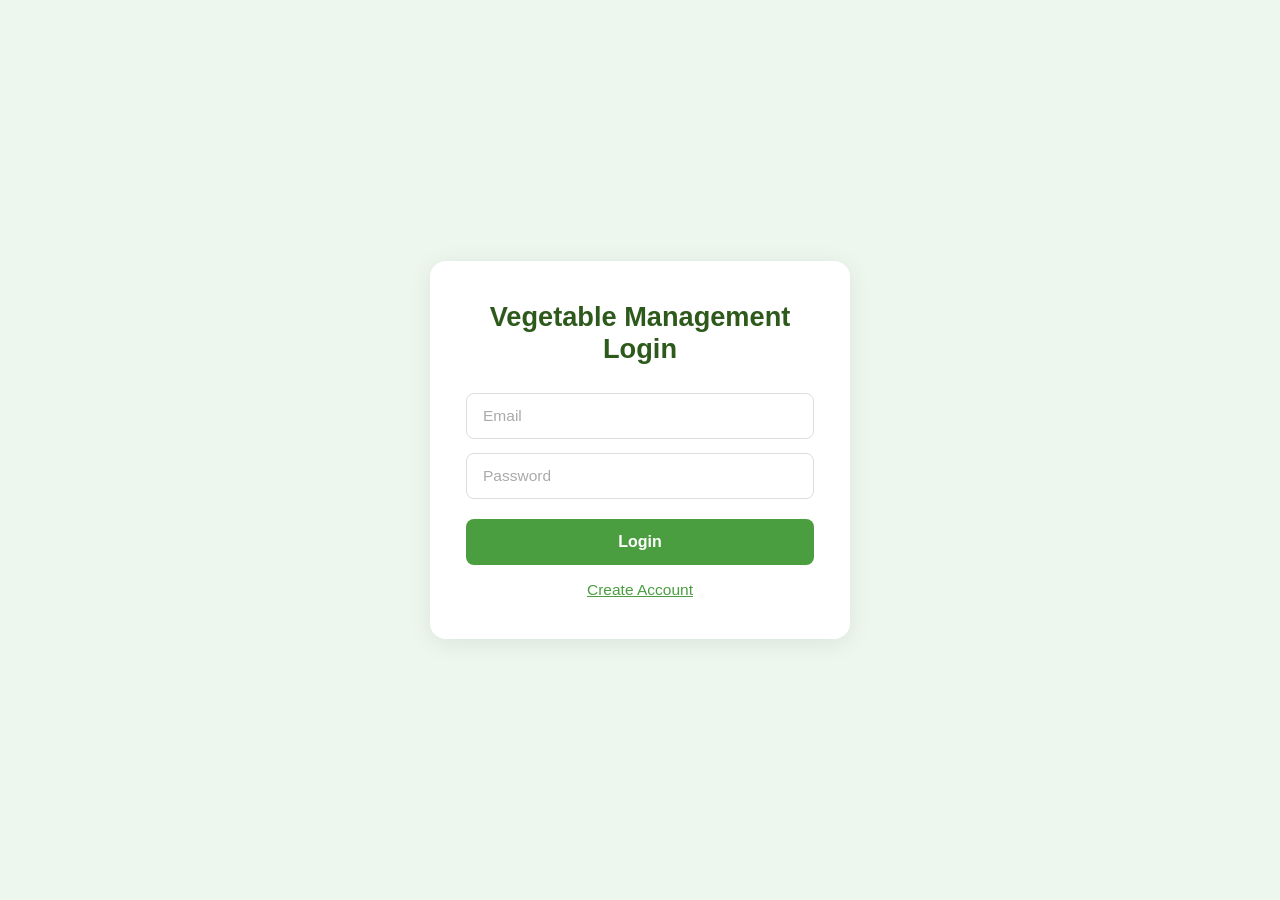
<file: frontend/dashboard.html>
<!DOCTYPE html>
<html lang="en">
<head>
<meta charset="UTF-8">
<meta name="viewport" content="width=device-width, initial-scale=1.0">
<title>Admin Dashboard - Vegetable Management</title>
<style>
/* ===== RESET & BASE ===== */
* { box-sizing: border-box; margin: 0; padding: 0; }
body { font-family: 'Segoe UI', sans-serif; background: #f0f4f0; color: #333; min-height: 100vh; }

/* ===== TOP BAR ===== */
.topbar {
  background: #2d5a1b;
  color: #fff;
  display: flex;
  align-items: center;
  justify-content: space-between;
  padding: 0 28px;
  height: 60px;
  position: sticky;
  top: 0;
  z-index: 100;
  box-shadow: 0 2px 8px rgba(0,0,0,0.15);
}
.topbar h1 { font-size: 1.1rem; font-weight: 700; letter-spacing: 0.5px; }
.topbar .right { display: flex; align-items: center; gap: 16px; font-size: 0.9rem; }
.logout-btn {
  background: rgba(255,255,255,0.15);
  border: 1px solid rgba(255,255,255,0.3);
  color: #fff;
  padding: 6px 14px;
  border-radius: 6px;
  cursor: pointer;
  font-size: 0.85rem;
  transition: background 0.2s;
}
.logout-btn:hover { background: rgba(255,255,255,0.25); }

/* ===== TABS ===== */
.tabs {
  display: flex;
  background: #fff;
  border-bottom: 2px solid #e0e0e0;
  padding: 0 28px;
}
.tab-btn {
  padding: 16px 28px;
  border: none;
  background: none;
  font-size: 0.95rem;
  font-weight: 600;
  color: #777;
  cursor: pointer;
  border-bottom: 3px solid transparent;
  margin-bottom: -2px;
  transition: all 0.2s;
}
.tab-btn.active { color: #2d5a1b; border-bottom-color: #4a9e3f; }
.tab-btn:hover { color: #2d5a1b; }

/* ===== MAIN CONTENT ===== */
.content { padding: 28px; max-width: 1200px; margin: 0 auto; }
.tab-panel { display: none; }
.tab-panel.active { display: block; }

/* ===== SECTION HEADER ===== */
.section-header {
  display: flex;
  justify-content: space-between;
  align-items: center;
  margin-bottom: 20px;
  flex-wrap: wrap;
  gap: 12px;
}
.section-header h2 { font-size: 1.2rem; color: #2d5a1b; font-weight: 700; }
.search-box {
  padding: 9px 14px;
  border: 1.5px solid #ddd;
  border-radius: 8px;
  font-size: 0.9rem;
  width: 240px;
  outline: none;
}
.search-box:focus { border-color: #4a9e3f; }

/* ===== STATS CARDS ===== */
.stats-row { display: flex; gap: 16px; margin-bottom: 28px; flex-wrap: wrap; }
.stat-card {
  flex: 1;
  min-width: 140px;
  background: #fff;
  border-radius: 12px;
  padding: 20px 22px;
  box-shadow: 0 2px 8px rgba(0,0,0,0.06);
  border-left: 4px solid #4a9e3f;
}
.stat-card.orange { border-left-color: #e67e22; }
.stat-card.blue { border-left-color: #2980b9; }
.stat-card.red { border-left-color: #c0392b; }
.stat-num { font-size: 2rem; font-weight: 700; color: #2d5a1b; }
.stat-card.orange .stat-num { color: #e67e22; }
.stat-card.blue .stat-num { color: #2980b9; }
.stat-card.red .stat-num { color: #c0392b; }
.stat-label { font-size: 0.82rem; color: #888; margin-top: 4px; }

/* ===== TABLE ===== */
.table-wrap {
  background: #fff;
  border-radius: 12px;
  overflow: hidden;
  box-shadow: 0 2px 8px rgba(0,0,0,0.06);
}
table { width: 100%; border-collapse: collapse; font-size: 0.88rem; }
th {
  background: #f5f9f5;
  color: #2d5a1b;
  padding: 13px 14px;
  text-align: left;
  font-weight: 600;
  border-bottom: 2px solid #e8f0e8;
}
td { padding: 12px 14px; border-bottom: 1px solid #f0f0f0; vertical-align: middle; }
tr:last-child td { border-bottom: none; }
tr:hover td { background: #fafdf8; }

/* ===== BADGES ===== */
.badge {
  display: inline-block;
  padding: 3px 10px;
  border-radius: 20px;
  font-size: 0.75rem;
  font-weight: 600;
  text-transform: capitalize;
}
.badge-active { background: #d4edda; color: #155724; }
.badge-pending { background: #fff3cd; color: #856404; }
.badge-inactive { background: #f8d7da; color: #721c24; }

/* ===== ACTION BUTTONS ===== */
.actions { display: flex; gap: 6px; flex-wrap: wrap; }
.btn-sm {
  padding: 5px 12px;
  border: none;
  border-radius: 6px;
  font-size: 0.78rem;
  font-weight: 600;
  cursor: pointer;
  transition: opacity 0.15s;
}
.btn-sm:hover { opacity: 0.8; }
.btn-approve { background: #4a9e3f; color: #fff; }
.btn-deactivate { background: #e67e22; color: #fff; }
.btn-activate { background: #2980b9; color: #fff; }
.btn-edit { background: #6c757d; color: #fff; }
.btn-delete { background: #c0392b; color: #fff; }

/* ===== REPORTS ===== */
.report-options { display: flex; gap: 14px; margin-bottom: 24px; flex-wrap: wrap; }
.report-opt {
  flex: 1;
  min-width: 200px;
  background: #fff;
  border: 2px solid #e0e0e0;
  border-radius: 12px;
  padding: 20px 18px;
  cursor: pointer;
  transition: all 0.2s;
  text-align: center;
}
.report-opt:hover, .report-opt.selected { border-color: #4a9e3f; background: #f0f8ee; }
.report-opt .icon { font-size: 2rem; margin-bottom: 8px; }
.report-opt .rtitle { font-weight: 700; color: #2d5a1b; font-size: 0.95rem; }
.report-opt .rdesc { font-size: 0.8rem; color: #888; margin-top: 4px; }
.report-result {
  background: #fff;
  border-radius: 12px;
  padding: 24px;
  box-shadow: 0 2px 8px rgba(0,0,0,0.06);
}
.report-result h3 { color: #2d5a1b; margin-bottom: 16px; font-size: 1rem; }
.report-item {
  display: flex;
  justify-content: space-between;
  align-items: center;
  padding: 10px 0;
  border-bottom: 1px solid #f0f0f0;
  font-size: 0.9rem;
}
.report-item:last-child { border-bottom: none; }
.report-val { font-weight: 700; color: #4a9e3f; }

/* ===== MODAL ===== */
.modal-overlay {
  display: none;
  position: fixed;
  inset: 0;
  background: rgba(0,0,0,0.45);
  z-index: 200;
  align-items: center;
  justify-content: center;
}
.modal-overlay.open { display: flex; }
.modal {
  background: #fff;
  border-radius: 14px;
  padding: 32px 28px;
  width: 420px;
  max-width: 95vw;
  max-height: 90vh;
  overflow-y: auto;
  box-shadow: 0 8px 32px rgba(0,0,0,0.18);
}
.modal h3 { color: #2d5a1b; margin-bottom: 20px; font-size: 1.1rem; }
.modal .form-group { margin-bottom: 12px; }
.modal label { display: block; font-size: 0.82rem; color: #666; margin-bottom: 4px; font-weight: 600; }
.modal input {
  width: 100%;
  padding: 10px 13px;
  border: 1.5px solid #ddd;
  border-radius: 7px;
  font-size: 0.9rem;
  outline: none;
}
.modal input:focus { border-color: #4a9e3f; }
.modal-actions { display: flex; gap: 10px; margin-top: 20px; }
.btn-primary {
  flex: 1;
  padding: 11px;
  background: #4a9e3f;
  color: #fff;
  border: none;
  border-radius: 8px;
  font-weight: 600;
  cursor: pointer;
  font-size: 0.92rem;
}
.btn-primary:hover { background: #3a8030; }
.btn-cancel {
  flex: 1;
  padding: 11px;
  background: #f0f0f0;
  color: #555;
  border: none;
  border-radius: 8px;
  font-weight: 600;
  cursor: pointer;
  font-size: 0.92rem;
}
.btn-cancel:hover { background: #e0e0e0; }

/* ===== TOAST ===== */
.toast {
  position: fixed;
  bottom: 28px;
  right: 28px;
  background: #2d5a1b;
  color: #fff;
  padding: 13px 22px;
  border-radius: 8px;
  font-size: 0.9rem;
  font-weight: 500;
  display: none;
  z-index: 300;
  box-shadow: 0 4px 16px rgba(0,0,0,0.2);
}
.toast.show { display: block; animation: slideIn 0.3s ease; }
.toast.error-toast { background: #c0392b; }
@keyframes slideIn { from { transform: translateY(20px); opacity: 0; } to { transform: translateY(0); opacity: 1; } }

/* ===== EMPTY STATE ===== */
.empty { text-align: center; padding: 48px 20px; color: #aaa; }
.empty .ei { font-size: 3rem; }

/* ===== FILTER TABS ===== */
.filter-tabs { display: flex; gap: 8px; margin-bottom: 16px; flex-wrap: wrap; }
.filter-tab {
  padding: 6px 16px;
  border-radius: 20px;
  border: 1.5px solid #ddd;
  background: #fff;
  font-size: 0.82rem;
  font-weight: 600;
  cursor: pointer;
  color: #777;
  transition: all 0.2s;
}
.filter-tab.active { background: #4a9e3f; color: #fff; border-color: #4a9e3f; }
</style>
</head>
<body>

<!-- TOP BAR -->
<div class="topbar">
  <h1>🌿 Vegetable Management System — Admin Dashboard</h1>
  <div class="right">
    <span id="adminName">Admin</span>
    <button class="logout-btn" onclick="logout()">Logout</button>
  </div>
</div>

<!-- TABS -->
<div class="tabs">
  <button class="tab-btn active" onclick="switchTab('farmers')">👨‍🌾 Farmers</button>
  <button class="tab-btn" onclick="switchTab('customers')">🛒 Customers</button>
  <button class="tab-btn" onclick="switchTab('reports')">📊 Reports</button>
</div>

<!-- CONTENT -->
<div class="content">

  <!-- ============ FARMERS TAB ============ -->
  <div class="tab-panel active" id="tab-farmers">
    <div class="stats-row" id="farmerStats"></div>
    <div class="section-header">
      <h2>Manage Farmers</h2>
      <div style="display:flex;gap:10px;align-items:center;flex-wrap:wrap;">
        <div class="filter-tabs" id="farmerFilter">
          <button class="filter-tab active" onclick="setFarmerFilter('all',this)">All</button>
          <button class="filter-tab" onclick="setFarmerFilter('pending',this)">Pending</button>
          <button class="filter-tab" onclick="setFarmerFilter('active',this)">Active</button>
          <button class="filter-tab" onclick="setFarmerFilter('inactive',this)">Inactive</button>
        </div>
        <input class="search-box" placeholder="Search farmers..." oninput="renderFarmerTable(this.value)">
      </div>
    </div>
    <div class="table-wrap">
      <table>
        <thead>
          <tr>
            <th>#</th><th>Name</th><th>Email</th><th>Phone</th><th>NIC</th>
            <th>Farm Size</th><th>Farm Location</th><th>Exp (yrs)</th>
            <th>Status</th><th>Actions</th>
          </tr>
        </thead>
        <tbody id="farmerTableBody"></tbody>
      </table>
    </div>
  </div>

  <!-- ============ CUSTOMERS TAB ============ -->
  <div class="tab-panel" id="tab-customers">
    <div class="stats-row" id="customerStats"></div>
    <div class="section-header">
      <h2>Manage Customers</h2>
      <input class="search-box" placeholder="Search customers..." oninput="renderCustomerTable(this.value)">
    </div>
    <div class="table-wrap">
      <table>
        <thead>
          <tr>
            <th>#</th><th>Name</th><th>Email</th><th>Phone</th>
            <th>NIC</th><th>Delivery Address</th><th>Status</th><th>Actions</th>
          </tr>
        </thead>
        <tbody id="customerTableBody"></tbody>
      </table>
    </div>
  </div>

  <!-- ============ REPORTS TAB ============ -->
  <div class="tab-panel" id="tab-reports">
    <div class="section-header"><h2>Reports</h2></div>
    <div class="report-options">
      <div class="report-opt selected" onclick="showReport('overview',this)">
        <div class="icon">📋</div>
        <div class="rtitle">System Overview</div>
        <div class="rdesc">Summary of all users, roles & statuses</div>
      </div>
      <div class="report-opt" onclick="showReport('farmers',this)">
        <div class="icon">👨‍🌾</div>
        <div class="rtitle">Farmer Report</div>
        <div class="rdesc">Farmer approval status & farm details</div>
      </div>
      <div class="report-opt" onclick="showReport('customers',this)">
        <div class="icon">🛒</div>
        <div class="rtitle">Customer Report</div>
        <div class="rdesc">Customer registrations & activity</div>
      </div>
    </div>
    <div class="report-result" id="reportResult"></div>
  </div>

</div><!-- /content -->

<!-- EDIT MODAL -->
<div class="modal-overlay" id="editModal">
  <div class="modal">
    <h3>Edit User</h3>
    <input type="hidden" id="edit_id">
    <div class="form-group"><label>Full Name</label><input id="edit_name" type="text"></div>
    <div class="form-group"><label>Phone</label><input id="edit_phone" type="tel"></div>
    <div class="form-group"><label>NIC</label><input id="edit_nic" type="text"></div>
    <div id="edit_farmer_extra" style="display:none">
      <div class="form-group"><label>Farm Size</label><input id="edit_farmSize" type="text"></div>
      <div class="form-group"><label>Farm Location</label><input id="edit_farmLocation" type="text"></div>
      <div class="form-group"><label>Years of Experience</label><input id="edit_yearsExp" type="number"></div>
    </div>
    <div id="edit_customer_extra" style="display:none">
      <div class="form-group"><label>Delivery Address</label><input id="edit_address" type="text"></div>
    </div>
    <div class="modal-actions">
      <button class="btn-cancel" onclick="closeModal()">Cancel</button>
      <button class="btn-primary" onclick="saveEdit()">Save Changes</button>
    </div>
  </div>
</div>

<!-- TOAST -->
<div class="toast" id="toast"></div>

<script>
const API = 'http://localhost:8082/api/users';
let allFarmers = [];
let allCustomers = [];
let farmerFilter = 'all';
let editUserRole = '';

// ===== INIT =====
window.onload = async () => {
  const user = JSON.parse(sessionStorage.getItem('loggedUser') || 'null');
  if (!user || user.role !== 'ADMIN') {
    window.location.href = 'index.html';
    return;
  }
  document.getElementById('adminName').textContent = user.name || 'Admin';
  await loadData();
  showReport('overview', document.querySelector('.report-opt.selected'));
};

async function loadData() {
  try {
    const [farmers, customers] = await Promise.all([
      fetch(API + '/role/FARMER').then(r => r.json()),
      fetch(API + '/role/CUSTOMER').then(r => r.json())
    ]);
    allFarmers = farmers;
    allCustomers = customers;
    renderFarmerStats();
    renderCustomerStats();
    renderFarmerTable('');
    renderCustomerTable('');
  } catch(e) {
    showToast('Failed to load data. Is the backend running?', true);
  }
}

// ===== TABS =====
function switchTab(name) {
  document.querySelectorAll('.tab-panel').forEach(p => p.classList.remove('active'));
  document.querySelectorAll('.tab-btn').forEach(b => b.classList.remove('active'));
  document.getElementById('tab-' + name).classList.add('active');
  event.target.classList.add('active');
}

// ===== FARMER STATS =====
function renderFarmerStats() {
  const total = allFarmers.length;
  const pending = allFarmers.filter(f => f.status === 'pending').length;
  const active = allFarmers.filter(f => f.status === 'active').length;
  const inactive = allFarmers.filter(f => f.status === 'inactive').length;
  document.getElementById('farmerStats').innerHTML = `
    <div class="stat-card"><div class="stat-num">${total}</div><div class="stat-label">Total Farmers</div></div>
    <div class="stat-card orange"><div class="stat-num">${pending}</div><div class="stat-label">Pending Approval</div></div>
    <div class="stat-card blue"><div class="stat-num">${active}</div><div class="stat-label">Active Farmers</div></div>
    <div class="stat-card red"><div class="stat-num">${inactive}</div><div class="stat-label">Inactive Farmers</div></div>
  `;
}

// ===== CUSTOMER STATS =====
function renderCustomerStats() {
  const total = allCustomers.length;
  const active = allCustomers.filter(c => c.status === 'active').length;
  const inactive = allCustomers.filter(c => c.status === 'inactive').length;
  document.getElementById('customerStats').innerHTML = `
    <div class="stat-card"><div class="stat-num">${total}</div><div class="stat-label">Total Customers</div></div>
    <div class="stat-card blue"><div class="stat-num">${active}</div><div class="stat-label">Active</div></div>
    <div class="stat-card red"><div class="stat-num">${inactive}</div><div class="stat-label">Inactive</div></div>
  `;
}

// ===== FILTER =====
function setFarmerFilter(val, btn) {
  farmerFilter = val;
  document.querySelectorAll('#farmerFilter .filter-tab').forEach(b => b.classList.remove('active'));
  btn.classList.add('active');
  renderFarmerTable('');
}

// ===== FARMER TABLE =====
function renderFarmerTable(search) {
  const s = (search || '').toLowerCase();
  let data = allFarmers;
  if (farmerFilter !== 'all') data = data.filter(f => f.status === farmerFilter);
  if (s) data = data.filter(f =>
    (f.name||'').toLowerCase().includes(s) ||
    (f.email||'').toLowerCase().includes(s) ||
    (f.phone||'').toLowerCase().includes(s)
  );

  const tbody = document.getElementById('farmerTableBody');
  if (!data.length) {
    tbody.innerHTML = `<tr><td colspan="10"><div class="empty"><div class="ei">🌾</div><div>No farmers found</div></div></td></tr>`;
    return;
  }
  tbody.innerHTML = data.map((f, i) => `
    <tr>
      <td>${i+1}</td>
      <td><strong>${esc(f.name)}</strong></td>
      <td>${esc(f.email)}</td>
      <td>${esc(f.phone)}</td>
      <td>${esc(f.nic)}</td>
      <td>${esc(f.farmSize)}</td>
      <td>${esc(f.farmLocation)}</td>
      <td>${f.yearsOfExperience ?? '-'}</td>
      <td><span class="badge badge-${f.status}">${f.status}</span></td>
      <td><div class="actions">${farmerActions(f)}</div></td>
    </tr>
  `).join('');
}

function farmerActions(f) {
  let btns = '';
  if (f.status === 'pending') {
    btns += `<button class="btn-sm btn-approve" onclick="approveUser(${f.id})">Approve</button>`;
    btns += `<button class="btn-sm btn-delete" onclick="deleteUser(${f.id}, 'farmer')">Delete</button>`;
  } else if (f.status === 'active') {
    btns += `<button class="btn-sm btn-deactivate" onclick="deactivateUser(${f.id}, 'farmer')">Deactivate</button>`;
    btns += `<button class="btn-sm btn-edit" onclick="openEdit(${f.id}, 'FARMER')">Edit</button>`;
    btns += `<button class="btn-sm btn-delete" onclick="deleteUser(${f.id}, 'farmer')">Delete</button>`;
  } else if (f.status === 'inactive') {
    btns += `<button class="btn-sm btn-activate" onclick="activateUser(${f.id}, 'farmer')">Activate</button>`;
    btns += `<button class="btn-sm btn-edit" onclick="openEdit(${f.id}, 'FARMER')">Edit</button>`;
    btns += `<button class="btn-sm btn-delete" onclick="deleteUser(${f.id}, 'farmer')">Delete</button>`;
  }
  return btns;
}

// ===== CUSTOMER TABLE =====
function renderCustomerTable(search) {
  const s = (search || '').toLowerCase();
  let data = allCustomers;
  if (s) data = data.filter(c =>
    (c.name||'').toLowerCase().includes(s) ||
    (c.email||'').toLowerCase().includes(s) ||
    (c.phone||'').toLowerCase().includes(s)
  );

  const tbody = document.getElementById('customerTableBody');
  if (!data.length) {
    tbody.innerHTML = `<tr><td colspan="8"><div class="empty"><div class="ei">🛒</div><div>No customers found</div></div></td></tr>`;
    return;
  }
  tbody.innerHTML = data.map((c, i) => `
    <tr>
      <td>${i+1}</td>
      <td><strong>${esc(c.name)}</strong></td>
      <td>${esc(c.email)}</td>
      <td>${esc(c.phone)}</td>
      <td>${esc(c.nic)}</td>
      <td>${esc(c.deliveryAddress)}</td>
      <td><span class="badge badge-${c.status}">${c.status}</span></td>
      <td><div class="actions">
        ${c.status === 'active'
          ? `<button class="btn-sm btn-deactivate" onclick="deactivateUser(${c.id},'customer')">Deactivate</button>`
          : `<button class="btn-sm btn-activate" onclick="activateUser(${c.id},'customer')">Activate</button>`}
        <button class="btn-sm btn-edit" onclick="openEdit(${c.id}, 'CUSTOMER')">Edit</button>
        <button class="btn-sm btn-delete" onclick="deleteUser(${c.id},'customer')">Delete</button>
      </div></td>
    </tr>
  `).join('');
}

// ===== ACTIONS =====
async function approveUser(id) {
  if (!confirm('Approve this farmer?')) return;
  await fetch(API + '/approve/' + id, { method: 'PUT' });
  showToast('Farmer approved successfully!');
  await loadData();
}
async function deactivateUser(id, type) {
  if (!confirm('Deactivate this user?')) return;
  await fetch(API + '/deactivate/' + id, { method: 'PUT' });
  showToast('User deactivated.');
  await loadData();
}
async function activateUser(id, type) {
  if (!confirm('Activate this user?')) return;
  await fetch(API + '/approve/' + id, { method: 'PUT' });
  showToast('User activated.');
  await loadData();
}
async function deleteUser(id, type) {
  if (!confirm('Permanently delete this user? This cannot be undone.')) return;
  await fetch(API + '/' + id, { method: 'DELETE' });
  showToast('User deleted.');
  await loadData();
}

// ===== EDIT MODAL =====
function openEdit(id, role) {
  const user = [...allFarmers, ...allCustomers].find(u => u.id === id);
  if (!user) return;
  editUserRole = role;
  document.getElementById('edit_id').value = id;
  document.getElementById('edit_name').value = user.name || '';
  document.getElementById('edit_phone').value = user.phone || '';
  document.getElementById('edit_nic').value = user.nic || '';
  document.getElementById('edit_farmer_extra').style.display = role === 'FARMER' ? 'block' : 'none';
  document.getElementById('edit_customer_extra').style.display = role === 'CUSTOMER' ? 'block' : 'none';
  if (role === 'FARMER') {
    document.getElementById('edit_farmSize').value = user.farmSize || '';
    document.getElementById('edit_farmLocation').value = user.farmLocation || '';
    document.getElementById('edit_yearsExp').value = user.yearsOfExperience || '';
  }
  if (role === 'CUSTOMER') {
    document.getElementById('edit_address').value = user.deliveryAddress || '';
  }
  document.getElementById('editModal').classList.add('open');
}
function closeModal() {
  document.getElementById('editModal').classList.remove('open');
}
async function saveEdit() {
  const id = document.getElementById('edit_id').value;
  const payload = {
    name: document.getElementById('edit_name').value,
    phone: document.getElementById('edit_phone').value,
    nic: document.getElementById('edit_nic').value,
  };
  if (editUserRole === 'FARMER') {
    payload.farmSize = document.getElementById('edit_farmSize').value;
    payload.farmLocation = document.getElementById('edit_farmLocation').value;
    payload.yearsOfExperience = parseInt(document.getElementById('edit_yearsExp').value) || null;
  }
  if (editUserRole === 'CUSTOMER') {
    payload.deliveryAddress = document.getElementById('edit_address').value;
  }
  const res = await fetch(API + '/' + id, {
    method: 'PUT',
    headers: { 'Content-Type': 'application/json' },
    body: JSON.stringify(payload)
  });
  if (res.ok) {
    closeModal();
    showToast('User updated successfully!');
    await loadData();
  } else {
    showToast('Update failed.', true);
  }
}

// ===== REPORTS =====
function showReport(type, el) {
  document.querySelectorAll('.report-opt').forEach(o => o.classList.remove('selected'));
  el.classList.add('selected');
  const result = document.getElementById('reportResult');

  if (type === 'overview') {
    const totalFarmers = allFarmers.length;
    const totalCustomers = allCustomers.length;
    const pendingFarmers = allFarmers.filter(f => f.status === 'pending').length;
    const activeFarmers = allFarmers.filter(f => f.status === 'active').length;
    const activeCustomers = allCustomers.filter(c => c.status === 'active').length;
    result.innerHTML = `
      <h3>📋 System Overview Report</h3>
      <div class="report-item"><span>Total Registered Farmers</span><span class="report-val">${totalFarmers}</span></div>
      <div class="report-item"><span>Total Registered Customers</span><span class="report-val">${totalCustomers}</span></div>
      <div class="report-item"><span>Total Users (excl. admin)</span><span class="report-val">${totalFarmers + totalCustomers}</span></div>
      <div class="report-item"><span>Farmers Pending Approval</span><span class="report-val" style="color:#e67e22">${pendingFarmers}</span></div>
      <div class="report-item"><span>Active Farmers</span><span class="report-val">${activeFarmers}</span></div>
      <div class="report-item"><span>Active Customers</span><span class="report-val">${activeCustomers}</span></div>
      <div class="report-item"><span>Farmer Approval Rate</span><span class="report-val">${totalFarmers ? Math.round(activeFarmers/totalFarmers*100) : 0}%</span></div>
    `;
  } else if (type === 'farmers') {
    const pending = allFarmers.filter(f => f.status === 'pending');
    const active = allFarmers.filter(f => f.status === 'active');
    const inactive = allFarmers.filter(f => f.status === 'inactive');
    const avgExp = active.length
      ? (active.reduce((s, f) => s + (f.yearsOfExperience || 0), 0) / active.length).toFixed(1)
      : 'N/A';
    result.innerHTML = `
      <h3>👨‍🌾 Farmer Report</h3>
      <div class="report-item"><span>Total Farmers</span><span class="report-val">${allFarmers.length}</span></div>
      <div class="report-item"><span>Pending Approval</span><span class="report-val" style="color:#e67e22">${pending.length}</span></div>
      <div class="report-item"><span>Active Farmers</span><span class="report-val">${active.length}</span></div>
      <div class="report-item"><span>Inactive / Deactivated</span><span class="report-val" style="color:#c0392b">${inactive.length}</span></div>
      <div class="report-item"><span>Avg. Years of Experience (active)</span><span class="report-val">${avgExp}</span></div>
      <div class="report-item"><span>Farmers with Farm Location</span><span class="report-val">${allFarmers.filter(f=>f.farmLocation).length}</span></div>
      ${pending.length > 0 ? `<div style="margin-top:14px;padding:12px;background:#fff3cd;border-radius:8px;font-size:0.85rem;color:#856404;">⚠️ ${pending.length} farmer(s) waiting for approval. Go to Farmers tab to review.</div>` : ''}
    `;
  } else if (type === 'customers') {
    const active = allCustomers.filter(c => c.status === 'active');
    const inactive = allCustomers.filter(c => c.status === 'inactive');
    const withAddress = allCustomers.filter(c => c.deliveryAddress && c.deliveryAddress.trim());
    result.innerHTML = `
      <h3>🛒 Customer Report</h3>
      <div class="report-item"><span>Total Customers</span><span class="report-val">${allCustomers.length}</span></div>
      <div class="report-item"><span>Active Customers</span><span class="report-val">${active.length}</span></div>
      <div class="report-item"><span>Inactive / Deactivated</span><span class="report-val" style="color:#c0392b">${inactive.length}</span></div>
      <div class="report-item"><span>With Delivery Address</span><span class="report-val">${withAddress.length}</span></div>
      <div class="report-item"><span>Missing Delivery Address</span><span class="report-val">${allCustomers.length - withAddress.length}</span></div>
      <div class="report-item"><span>Active Rate</span><span class="report-val">${allCustomers.length ? Math.round(active.length/allCustomers.length*100) : 0}%</span></div>
    `;
  }
}

// ===== UTILS =====
function esc(str) {
  if (!str) return '-';
  return String(str).replace(/&/g,'&amp;').replace(/</g,'&lt;').replace(/>/g,'&gt;');
}
function showToast(msg, isError) {
  const t = document.getElementById('toast');
  t.textContent = msg;
  t.className = 'toast show' + (isError ? ' error-toast' : '');
  setTimeout(() => t.className = 'toast', 3000);
}
function logout() {
  sessionStorage.removeItem('loggedUser');
  window.location.href = 'index.html';
}

// Close modal on overlay click
document.getElementById('editModal').addEventListener('click', function(e) {
  if (e.target === this) closeModal();
});
</script>
</body>
</html>
</file>
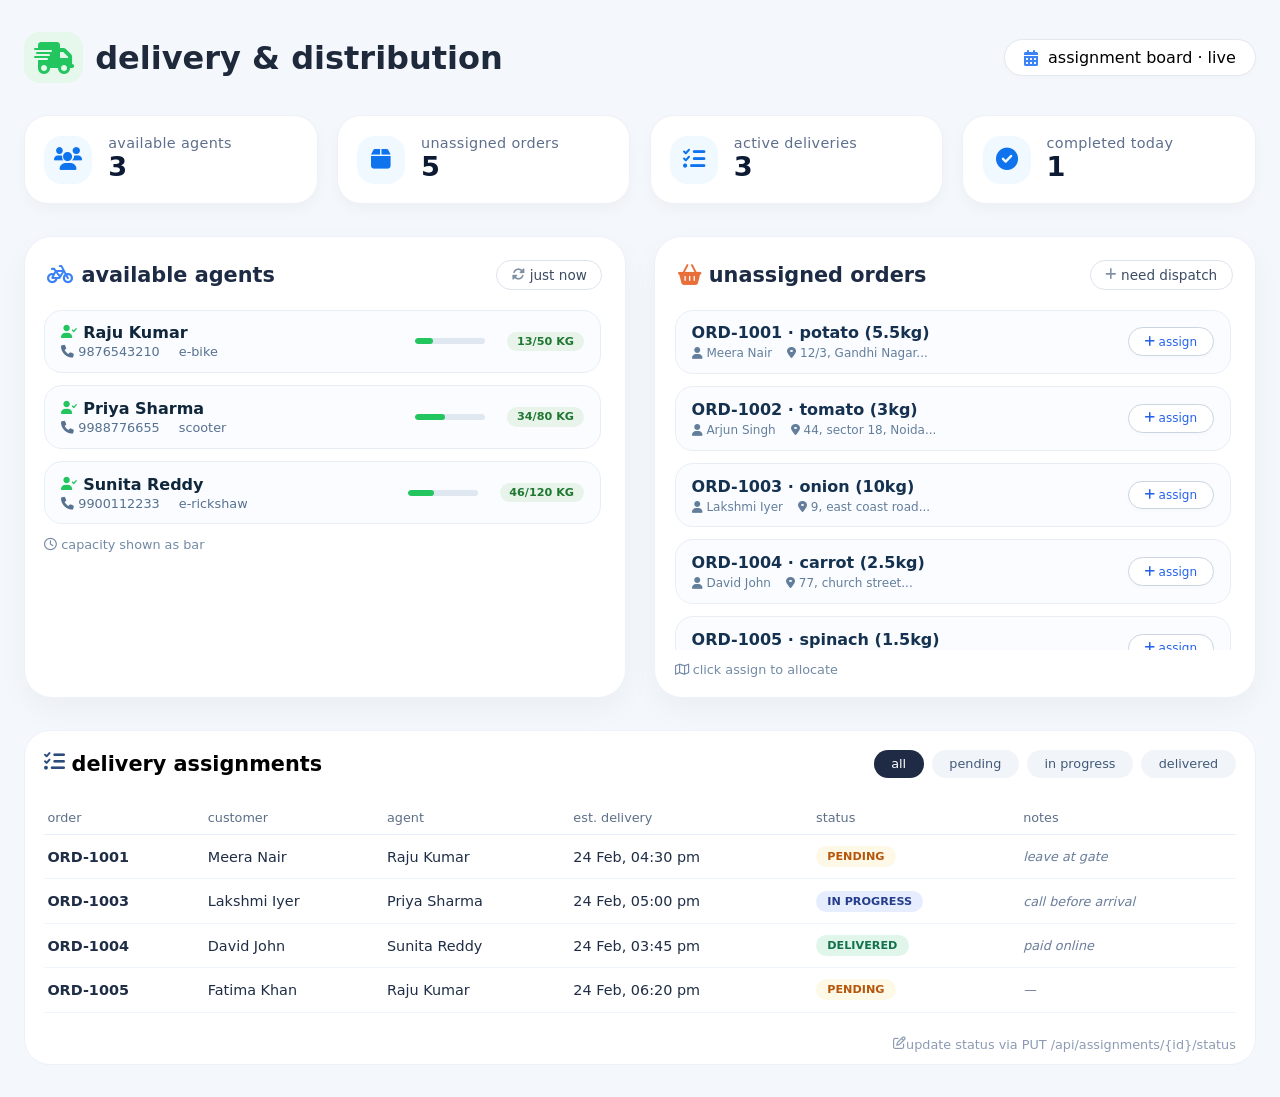
<file: product-listing/src/main/resources/static/delivery-assignment.html>
<!DOCTYPE html>
<html lang="en">
<head>
    <meta charset="UTF-8">
    <meta name="viewport" content="width=device-width, initial-scale=1.0">
    <title>Delivery assignment · Dashboard</title>
    <!-- Font Awesome 6 (free) -->
    <link rel="stylesheet" href="https://cdnjs.cloudflare.com/ajax/libs/font-awesome/6.0.0-beta3/css/all.min.css">
    <style>
        * {
            margin: 0;
            padding: 0;
            box-sizing: border-box;
            font-family: 'Inter', system-ui, -apple-system, BlinkMacSystemFont, 'Segoe UI', Roboto, sans-serif;
        }

        body {
            background: #f4f7fb;
            display: flex;
            justify-content: center;
            min-height: 100vh;
            padding: 2rem 1.5rem;
        }

        .dashboard {
            max-width: 1440px;
            width: 100%;
        }

        /* header */
        .header {
            display: flex;
            align-items: center;
            justify-content: space-between;
            margin-bottom: 2rem;
            flex-wrap: wrap;
            gap: 1rem;
        }

        .header h1 {
            font-size: 2rem;
            font-weight: 600;
            color: #1e293b;
            display: flex;
            align-items: center;
            gap: 0.75rem;
        }

        .header h1 i {
            color: #22c55e;
            background: #e6f7ec;
            padding: 0.6rem;
            border-radius: 16px;
        }

        .badge {
            background: white;
            padding: 0.5rem 1.2rem;
            border-radius: 40px;
            font-weight: 500;
            box-shadow: 0 2px 6px rgba(0,0,0,0.02);
            display: flex;
            align-items: center;
            gap: 0.6rem;
            border: 1px solid #e2e8f0;
        }

        .badge i {
            color: #3b82f6;
        }

        /* stats quick row */
        .stats-row {
            display: grid;
            grid-template-columns: repeat(auto-fit, minmax(180px, 1fr));
            gap: 1.2rem;
            margin-bottom: 2rem;
        }

        .stat-card {
            background: white;
            padding: 1.2rem 1.2rem;
            border-radius: 24px;
            box-shadow: 0 6px 14px rgba(0,20,40,0.03);
            border: 1px solid #eef2f6;
            display: flex;
            align-items: center;
            gap: 1rem;
        }

        .stat-icon {
            width: 48px;
            height: 48px;
            background: #f0f9ff;
            border-radius: 18px;
            display: flex;
            align-items: center;
            justify-content: center;
            color: #0f73ee;
            font-size: 1.4rem;
        }

        .stat-content h3 {
            font-size: 0.9rem;
            font-weight: 500;
            color: #5e6f8d;
            letter-spacing: 0.02rem;
        }

        .stat-content .value {
            font-size: 1.7rem;
            font-weight: 700;
            color: #0c1b33;
            line-height: 1.2;
        }

        /* main grid */
        .grid-2col {
            display: grid;
            grid-template-columns: 1fr 1fr;
            gap: 1.8rem;
            margin-bottom: 2rem;
        }

        @media (max-width: 900px) {
            .grid-2col { grid-template-columns: 1fr; }
        }

        .panel {
            background: white;
            border-radius: 28px;
            box-shadow: 0 12px 30px rgba(0,0,0,0.04);
            padding: 1.4rem 1.2rem 1.2rem 1.2rem;
            border: 1px solid #edf2f9;
        }

        .panel-header {
            display: flex;
            align-items: center;
            justify-content: space-between;
            margin-bottom: 1.2rem;
            padding: 0 0.2rem;
        }

        .panel-header h2 {
            font-size: 1.3rem;
            font-weight: 600;
            color: #1e2b45;
            display: flex;
            align-items: center;
            gap: 0.5rem;
        }

        .btn-icon {
            background: none;
            border: 1px solid #dde3ed;
            border-radius: 30px;
            padding: 0.4rem 0.9rem;
            font-size: 0.85rem;
            font-weight: 500;
            color: #3c4b64;
            cursor: default;
            display: flex;
            align-items: center;
            gap: 5px;
        }

        .btn-icon i {
            font-size: 0.8rem;
            color: #7f8fa4;
        }

        /* agent list & order list */
        .agent-list, .order-list {
            display: flex;
            flex-direction: column;
            gap: 0.75rem;
            max-height: 340px;
            overflow-y: auto;
            padding-right: 0.3rem;
        }

        .agent-item, .order-item {
            background: #fafcff;
            border: 1px solid #e9eef4;
            border-radius: 18px;
            padding: 0.8rem 1rem;
            display: flex;
            align-items: center;
            justify-content: space-between;
            transition: 0.1s ease;
        }

        .agent-item:hover, .order-item:hover {
            background: #f1f6fd;
            border-color: #cbd5e1;
        }

        .agent-info {
            display: flex;
            flex-direction: column;
        }

        .agent-name {
            font-weight: 600;
            color: #0f263b;
            display: flex;
            align-items: center;
            gap: 6px;
        }

        .agent-name i {
            color: #22c55e;
            font-size: 0.8rem;
        }

        .agent-detail {
            font-size: 0.8rem;
            color: #577190;
            margin-top: 2px;
            display: flex;
            gap: 15px;
        }

        .capacity-bar {
            width: 70px;
            height: 6px;
            background: #dfe7f0;
            border-radius: 20px;
            overflow: hidden;
            margin-right: 10px;
        }

        .capacity-fill {
            height: 6px;
            background: #22c55e;
            border-radius: 20px;
            width: 0%;
        }

        .agent-status {
            font-size: 0.7rem;
            font-weight: 600;
            padding: 0.2rem 0.6rem;
            border-radius: 40px;
            background: #e8f3e9;
            color: #1f7832;
            text-transform: uppercase;
        }

        .order-item {
            display: flex;
            justify-content: space-between;
        }

        .order-info {
            display: flex;
            flex-direction: column;
        }

        .order-title {
            font-weight: 600;
            color: #153150;
        }

        .order-meta {
            font-size: 0.75rem;
            color: #637e9b;
            margin-top: 4px;
            display: flex;
            gap: 15px;
        }

        .order-address {
            max-width: 180px;
            white-space: nowrap;
            overflow: hidden;
            text-overflow: ellipsis;
        }

        .assign-btn {
            background: white;
            border: 1px solid #cbd5e1;
            border-radius: 30px;
            padding: 0.4rem 1rem;
            font-size: 0.75rem;
            font-weight: 500;
            color: #2563eb;
            cursor: pointer;
            transition: 0.15s;
            box-shadow: 0 2px 5px rgba(0,0,0,0.02);
        }

        .assign-btn:hover {
            background: #2563eb;
            color: white;
            border-color: #2563eb;
        }

        /* assignment table */
        .assignment-table-wrapper {
            background: white;
            border-radius: 26px;
            padding: 1.2rem 1.2rem 0.8rem 1.2rem;
            margin-top: 0.5rem;
            border: 1px solid #edf2f9;
        }

        .table-header {
            display: flex;
            justify-content: space-between;
            align-items: center;
            margin-bottom: 1.2rem;
        }

        .status-tabs {
            display: flex;
            gap: 0.5rem;
        }

        .tab {
            background: #f1f4f9;
            border: none;
            padding: 0.4rem 1.1rem;
            border-radius: 40px;
            font-size: 0.8rem;
            font-weight: 500;
            color: #415a77;
            cursor: pointer;
        }

        .tab.active {
            background: #1f2a44;
            color: white;
        }

        table {
            width: 100%;
            border-collapse: collapse;
        }

        th {
            text-align: left;
            padding: 0.8rem 0.2rem 0.6rem 0.2rem;
            color: #5d6f88;
            font-weight: 500;
            font-size: 0.8rem;
            border-bottom: 1px solid #e5eef9;
        }

        td {
            padding: 0.7rem 0.2rem;
            font-size: 0.9rem;
            color: #1f2e46;
            border-bottom: 1px solid #f0f4fc;
        }

        .status-badge {
            background: #fef9e7;
            color: #b6560c;
            font-size: 0.7rem;
            font-weight: 600;
            padding: 0.25rem 0.7rem;
            border-radius: 50px;
            display: inline-block;
        }

        .status-badge.delivered {
            background: #e0f6ea;
            color: #11724b;
        }

        .status-badge.assigned {
            background: #e6edff;
            color: #253e8b;
        }

        .action-icon {
            color: #7b8ba3;
            margin: 0 5px;
            cursor: default;
        }

        .note {
            font-size: 0.8rem;
            color: #6b7d9a;
            font-style: italic;
            max-width: 150px;
        }

        .footer-note {
            margin-top: 1.5rem;
            display: flex;
            justify-content: flex-end;
            color: #8c9bb3;
            font-size: 0.8rem;
        }

        /* modal mock (hidden by default) — we use js alert for simplicity */
        .hidden {
            display: none;
        }

        i.fa-regular, i.fas, i.far {
            pointer-events: none;
        }
    </style>
</head>
<body>
<div class="dashboard">
    <!-- header -->
    <div class="header">
        <h1><i class="fas fa-truck-fast"></i> delivery & distribution</h1>
        <div class="badge"><i class="fas fa-calendar-alt"></i> assignment board · live</div>
    </div>

    <!-- stats summary (injected with js later, but static mock) -->
    <div class="stats-row" id="statsRow">
        <div class="stat-card"><div class="stat-icon"><i class="fas fa-users"></i></div><div class="stat-content"><h3>available agents</h3><div class="value" id="statAgents">3</div></div></div>
        <div class="stat-card"><div class="stat-icon"><i class="fas fa-box"></i></div><div class="stat-content"><h3>unassigned orders</h3><div class="value" id="statOrders">5</div></div></div>
        <div class="stat-card"><div class="stat-icon"><i class="fas fa-tasks"></i></div><div class="stat-content"><h3>active deliveries</h3><div class="value" id="statActive">4</div></div></div>
        <div class="stat-card"><div class="stat-icon"><i class="fas fa-check-circle"></i></div><div class="stat-content"><h3>completed today</h3><div class="value" id="statCompleted">2</div></div></div>
    </div>

    <!-- two column: agents & unassigned orders -->
    <div class="grid-2col">
        <!-- left: available agents -->
        <div class="panel">
            <div class="panel-header">
                <h2><i class="fas fa-bicycle" style="color: #3b82f6;"></i> available agents</h2>
                <span class="btn-icon"><i class="fas fa-rotate"></i>  just now</span>
            </div>
            <div class="agent-list" id="agentListContainer">
                <!-- dynamically loaded via js -->
                <div style="text-align: center; color: #8497b0; padding: 1rem;"><i class="fas fa-spinner fa-pulse"></i> loading agents...</div>
            </div>
            <div style="margin-top: 0.8rem; font-size:0.8rem; color:#728aa5;"><i class="far fa-clock"></i> capacity shown as bar</div>
        </div>

        <!-- right: unassigned orders -->
        <div class="panel">
            <div class="panel-header">
                <h2><i class="fas fa-basket-shopping" style="color: #e86e3a;"></i> unassigned orders</h2>
                <span class="btn-icon"><i class="fas fa-plus"></i>  need dispatch</span>
            </div>
            <div class="order-list" id="orderListContainer">
                <div style="text-align: center; color: #8497b0; padding: 1rem;"><i class="fas fa-spinner fa-pulse"></i> loading orders...</div>
            </div>
            <div style="margin-top: 0.8rem; font-size:0.8rem; color:#728aa5;"><i class="far fa-map"></i> click assign to allocate</div>
        </div>
    </div>

    <!-- assignments table -->
    <div class="assignment-table-wrapper">
        <div class="table-header">
            <h2 style="font-size:1.3rem; display: flex; gap: 0.4rem;"><i class="fas fa-list-check" style="color:#2b4b7c;"></i> delivery assignments</h2>
            <div class="status-tabs">
                <button class="tab active" data-status="all">all</button>
                <button class="tab" data-status="PENDING">pending</button>
                <button class="tab" data-status="IN_PROGRESS">in progress</button>
                <button class="tab" data-status="DELIVERED">delivered</button>
            </div>
        </div>
        <div style="overflow-x: auto;">
            <table id="assignmentTable">
                <thead>
                <tr><th>order</th><th>customer</th><th>agent</th><th>est. delivery</th><th>status</th><th>notes</th></tr>
                </thead>
                <tbody id="assignmentBody">
                <tr><td colspan="6" style="text-align:center; color:#6d85a4;"><i class="fas fa-spinner fa-pulse"></i> loading assignments...</td></tr>
                </tbody>
            </table>
        </div>
        <div class="footer-note">
            <i class="fa-regular fa-pen-to-square"></i> update status via PUT /api/assignments/{id}/status
        </div>
    </div>
</div>

<script>
    (function() {
        // ---------- mock data (conforms to backend DTOs / models) ----------
        const mockAgents = [
            { id: 1, agentName: 'Raju Kumar', phoneNumber: '9876543210', email: 'raju@example.com', vehicleType: 'e-bike', vehicleNumber: 'DL-123', maxCapacity: 50.0, currentCapacity: 12.5, status: 'AVAILABLE' },
            { id: 2, agentName: 'Priya Sharma', phoneNumber: '9988776655', email: 'priya@example.com', vehicleType: 'scooter', vehicleNumber: 'HR-456', maxCapacity: 80.0, currentCapacity: 34.0, status: 'AVAILABLE' },
            { id: 3, agentName: 'Amit Mehta', phoneNumber: '9123456780', email: 'amit@example.com', vehicleType: 'cargo cycle', vehicleNumber: 'BR-789', maxCapacity: 40.0, currentCapacity: 40.0, status: 'BUSY' }, // not available
            { id: 4, agentName: 'Sunita Reddy', phoneNumber: '9900112233', email: 'sunita@example.com', vehicleType: 'e-rickshaw', vehicleNumber: 'UP-001', maxCapacity: 120.0, currentCapacity: 45.8, status: 'AVAILABLE' },
        ];

        const mockOrders = [
            { id: 101, orderNumber: 'ORD-1001', customerName: 'Meera Nair', customerPhone: '9988001122', customerAddress: '12/3, Gandhi Nagar', vegetableType: 'potato', quantity: 5.5, status: 'PENDING' },
            { id: 102, orderNumber: 'ORD-1002', customerName: 'Arjun Singh', customerPhone: '7766554433', customerAddress: '44, sector 18, Noida', vegetableType: 'tomato', quantity: 3.0, status: 'PENDING' },
            { id: 103, orderNumber: 'ORD-1003', customerName: 'Lakshmi Iyer', customerPhone: '9876123450', customerAddress: '9, east coast road', vegetableType: 'onion', quantity: 10.0, status: 'PENDING' },
            { id: 104, orderNumber: 'ORD-1004', customerName: 'David John', customerPhone: '7022334455', customerAddress: '77, church street', vegetableType: 'carrot', quantity: 2.5, status: 'PENDING' },
            { id: 105, orderNumber: 'ORD-1005', customerName: 'Fatima Khan', customerPhone: '8899776655', customerAddress: 'b-66, park view', vegetableType: 'spinach', quantity: 1.5, status: 'PENDING' },
        ];

        // delivery assignments (DeliveryAssignmentDTO format)
        const mockAssignments = [
            { id: 201, agentId: 1, agentName: 'Raju Kumar', orderId: 101, orderNumber: 'ORD-1001', customerName: 'Meera Nair', customerAddress: '12/3, Gandhi Nagar', estimatedDeliveryTime: '2025-02-24T16:30:00', deliveryStatus: 'PENDING', deliveryNotes: 'leave at gate' },
            { id: 202, agentId: 2, agentName: 'Priya Sharma', orderId: 103, orderNumber: 'ORD-1003', customerName: 'Lakshmi Iyer', customerAddress: '9, east coast road', estimatedDeliveryTime: '2025-02-24T17:00:00', deliveryStatus: 'IN_PROGRESS', deliveryNotes: 'call before arrival' },
            { id: 203, agentId: 4, agentName: 'Sunita Reddy', orderId: 104, orderNumber: 'ORD-1004', customerName: 'David John', customerAddress: '77, church street', estimatedDeliveryTime: '2025-02-24T15:45:00', deliveryStatus: 'DELIVERED', deliveryNotes: 'paid online' },
            { id: 204, agentId: 1, agentName: 'Raju Kumar', orderId: 105, orderNumber: 'ORD-1005', customerName: 'Fatima Khan', customerAddress: 'b-66, park view', estimatedDeliveryTime: '2025-02-24T18:20:00', deliveryStatus: 'PENDING', deliveryNotes: '' },
        ];

        // helper to update stats
        function updateStats() {
            const availableCount = mockAgents.filter(a => a.status === 'AVAILABLE' && a.currentCapacity < a.maxCapacity).length;
            const unassignedCount = mockOrders.length; // all are unassigned in mock
            const activeCount = mockAssignments.filter(a => a.deliveryStatus === 'IN_PROGRESS' || a.deliveryStatus === 'PENDING').length;
            const completedCount = mockAssignments.filter(a => a.deliveryStatus === 'DELIVERED').length;

            document.getElementById('statAgents').innerText = availableCount;
            document.getElementById('statOrders').innerText = unassignedCount;
            document.getElementById('statActive').innerText = activeCount;
            document.getElementById('statCompleted').innerText = completedCount;
        }

        // render available agents (only AVAILABLE and capacity not full)
        function renderAgents() {
            const container = document.getElementById('agentListContainer');
            const available = mockAgents.filter(a => a.status === 'AVAILABLE' && a.currentCapacity < a.maxCapacity);
            if (available.length === 0) {
                container.innerHTML = `<div style="padding: 1rem; text-align: center; color: #6d85a4;"><i class="fas fa-info-circle"></i> no available agents</div>`;
                return;
            }
            container.innerHTML = available.map(agent => {
                const capacityPercent = (agent.currentCapacity / agent.maxCapacity) * 100;
                return `<div class="agent-item">
                    <div style="flex:1">
                        <div class="agent-name"><i class="fas fa-user-check"></i> ${agent.agentName}</div>
                        <div class="agent-detail">
                            <span><i class="fas fa-phone"></i> ${agent.phoneNumber}</span>
                            <span><i class="fas fa-vehicle"></i> ${agent.vehicleType}</span>
                        </div>
                    </div>
                    <div style="display: flex; align-items: center; gap: 12px;">
                        <div class="capacity-bar"><div class="capacity-fill" style="width:${capacityPercent}%;"></div></div>
                        <span class="agent-status">${Math.round(agent.currentCapacity)}/${agent.maxCapacity} kg</span>
                    </div>
                </div>`;
            }).join('');
        }

        // render unassigned orders
        function renderOrders() {
            const container = document.getElementById('orderListContainer');
            if (mockOrders.length === 0) {
                container.innerHTML = `<div style="padding: 1rem; text-align: center;">🎉 all orders assigned</div>`;
                return;
            }
            container.innerHTML = mockOrders.map(order => {
                return `<div class="order-item" data-order-id="${order.id}">
                    <div class="order-info">
                        <span class="order-title">${order.orderNumber} · ${order.vegetableType} (${order.quantity}kg)</span>
                        <span class="order-meta">
                            <span><i class="fas fa-user"></i> ${order.customerName}</span>
                            <span class="order-address"><i class="fas fa-location-dot"></i> ${order.customerAddress.substring(0,20)}...</span>
                        </span>
                    </div>
                    <button class="assign-btn" onclick="mockAssignOrder(${order.id}, '${order.orderNumber}')"><i class="fas fa-plus"></i> assign</button>
                </div>`;
            }).join('');
        }

        // render assignments table (optionally filtered)
        function renderAssignments(filterStatus = 'all') {
            const tbody = document.getElementById('assignmentBody');
            let filtered = [...mockAssignments];
            if (filterStatus !== 'all') {
                filtered = filtered.filter(a => a.deliveryStatus === filterStatus);
            }
            if (filtered.length === 0) {
                tbody.innerHTML = `<tr><td colspan="6" style="text-align:center; color:#778da0;">no assignments for this filter</td></tr>`;
                return;
            }
            tbody.innerHTML = filtered.map(a => {
                let statusClass = 'status-badge';
                if (a.deliveryStatus === 'DELIVERED') statusClass += ' delivered';
                else if (a.deliveryStatus === 'IN_PROGRESS') statusClass += ' assigned';
                else if (a.deliveryStatus === 'PENDING') statusClass += '';

                const estTime = a.estimatedDeliveryTime ? new Date(a.estimatedDeliveryTime).toLocaleString('en-IN', { hour: '2-digit', minute: '2-digit', day:'2-digit', month:'short' }) : '—';
                return `<tr>
                    <td><b>${a.orderNumber}</b></td>
                    <td>${a.customerName}</td>
                    <td>${a.agentName}</td>
                    <td>${estTime}</td>
                    <td><span class="${statusClass}">${a.deliveryStatus.replace('_',' ')}</span></td>
                    <td class="note">${a.deliveryNotes || '—'}</td>
                </tr>`;
            }).join('');
        }

        // expose mock assign function (simulates POST /api/assign)
        window.mockAssignOrder = function(orderId, orderNumber) {
            const availableAgents = mockAgents.filter(a => a.status === 'AVAILABLE' && a.currentCapacity < a.maxCapacity);
            if (availableAgents.length === 0) {
                alert('❌ No available agents at the moment.');
                return;
            }
            // find order
            const order = mockOrders.find(o => o.id === orderId);
            if (!order) { alert('order not found'); return; }

            // simple assignment: pick first available agent
            const agent = availableAgents[0];
            // create new assignment dto
            const newId = 300 + mockAssignments.length + 1;
            const newAssignment = {
                id: newId,
                agentId: agent.id,
                agentName: agent.agentName,
                orderId: order.id,
                orderNumber: order.orderNumber,
                customerName: order.customerName,
                customerAddress: order.customerAddress,
                estimatedDeliveryTime: new Date(Date.now() + 2*60*60*1000).toISOString(), // +2h
                deliveryStatus: 'PENDING',
                deliveryNotes: ''
            };
            mockAssignments.push(newAssignment);
            // remove order from unassigned list
            const idx = mockOrders.findIndex(o => o.id === orderId);
            if (idx !== -1) mockOrders.splice(idx, 1);

            // update agent capacity roughly (add order quantity)
            agent.currentCapacity += order.quantity;
            if (agent.currentCapacity >= agent.maxCapacity) agent.status = 'BUSY'; // for demo

            // re-render everything
            renderAgents();
            renderOrders();
            renderAssignments('all');
            updateStats();
            alert(`✅ Order ${orderNumber} assigned to ${agent.agentName}`);
        };

        // tab event listeners
        document.querySelectorAll('.tab').forEach(tab => {
            tab.addEventListener('click', function(e) {
                document.querySelectorAll('.tab').forEach(t => t.classList.remove('active'));
                this.classList.add('active');
                const status = this.dataset.status; // 'all', 'PENDING', etc
                renderAssignments(status);
            });
        });

        // initial render
        renderAgents();
        renderOrders();
        renderAssignments('all');
        updateStats();
    })();
</script>
<!-- optional: simulate status update note (just ui consistency) -->
</body>
</html>
</file>
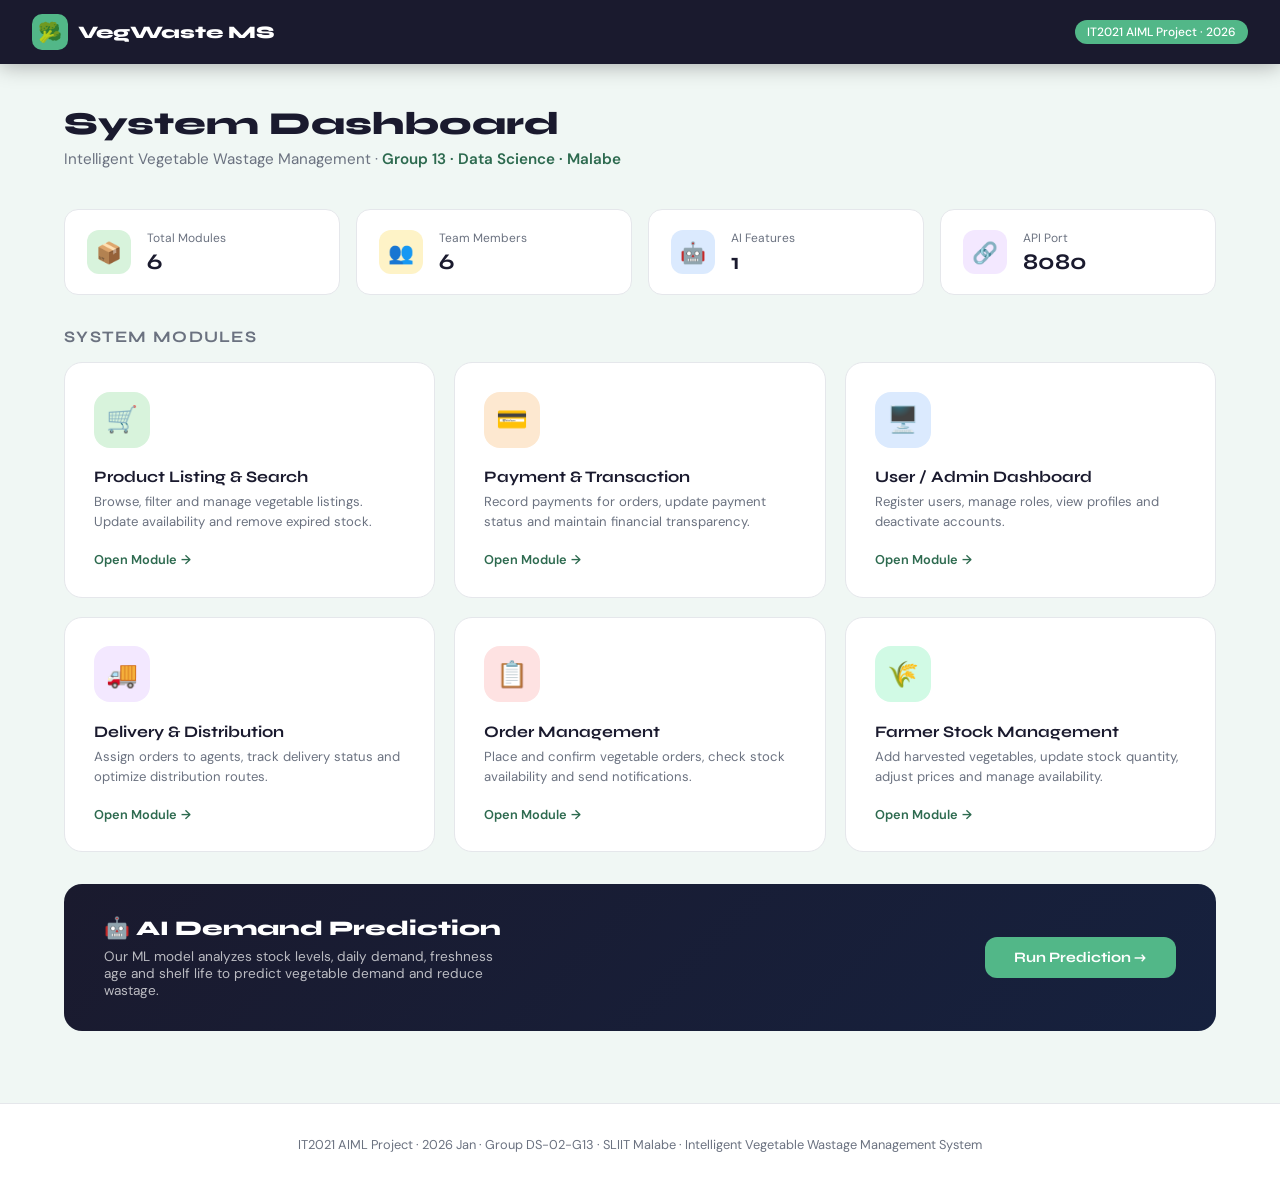
<file: product-listing/src/main/resources/static/home.html>
<!DOCTYPE html>
<html lang="en">
<head>
    <meta charset="UTF-8">
    <meta name="viewport" content="width=device-width, initial-scale=1.0">
    <title>Intelligent Vegetable Wastage Management System</title>
    <link href="https://fonts.googleapis.com/css2?family=Syne:wght@400;600;700;800&family=DM+Sans:wght@300;400;500&display=swap" rel="stylesheet">
    <style>
        * { margin: 0; padding: 0; box-sizing: border-box; }

        :root {
            --green: #2d6a4f;
            --green-light: #52b788;
            --green-pale: #d8f3dc;
            --yellow: #f4a261;
            --dark: #1a1a2e;
            --card-bg: #ffffff;
            --text: #1a1a2e;
            --muted: #6b7280;
            --border: #e5e7eb;
        }

        body {
            font-family: 'DM Sans', sans-serif;
            background: #f0f7f4;
            min-height: 100vh;
            color: var(--text);
        }

        /* HEADER */
        header {
            background: var(--dark);
            color: white;
            padding: 0 2rem;
            display: flex;
            align-items: center;
            justify-content: space-between;
            height: 64px;
            position: sticky;
            top: 0;
            z-index: 100;
            box-shadow: 0 2px 20px rgba(0,0,0,0.3);
        }

        .logo {
            font-family: 'Syne', sans-serif;
            font-weight: 800;
            font-size: 1.1rem;
            display: flex;
            align-items: center;
            gap: 10px;
        }

        .logo-icon {
            width: 36px;
            height: 36px;
            background: var(--green-light);
            border-radius: 10px;
            display: flex;
            align-items: center;
            justify-content: center;
            font-size: 1.2rem;
        }

        .header-badge {
            background: var(--green-light);
            color: white;
            padding: 4px 12px;
            border-radius: 20px;
            font-size: 0.75rem;
            font-weight: 500;
        }

        /* MAIN LAYOUT */
        .container {
            max-width: 1200px;
            margin: 0 auto;
            padding: 2.5rem 1.5rem;
        }

        .welcome-section {
            margin-bottom: 2.5rem;
            animation: fadeUp 0.5s ease;
        }

        .welcome-section h1 {
            font-family: 'Syne', sans-serif;
            font-size: 2rem;
            font-weight: 800;
            color: var(--dark);
            margin-bottom: 0.4rem;
        }

        .welcome-section p {
            color: var(--muted);
            font-size: 0.95rem;
        }

        .welcome-section span {
            color: var(--green);
            font-weight: 600;
        }

        /* STATS ROW */
        .stats-row {
            display: grid;
            grid-template-columns: repeat(4, 1fr);
            gap: 1rem;
            margin-bottom: 2rem;
            animation: fadeUp 0.6s ease;
        }

        .stat-card {
            background: white;
            border-radius: 14px;
            padding: 1.2rem 1.4rem;
            border: 1px solid var(--border);
            display: flex;
            align-items: center;
            gap: 1rem;
            transition: transform 0.2s, box-shadow 0.2s;
        }

        .stat-card:hover {
            transform: translateY(-2px);
            box-shadow: 0 8px 24px rgba(0,0,0,0.08);
        }

        .stat-icon {
            width: 44px;
            height: 44px;
            border-radius: 12px;
            display: flex;
            align-items: center;
            justify-content: center;
            font-size: 1.3rem;
            flex-shrink: 0;
        }

        .stat-info .label {
            font-size: 0.75rem;
            color: var(--muted);
            margin-bottom: 2px;
        }

        .stat-info .value {
            font-family: 'Syne', sans-serif;
            font-size: 1.4rem;
            font-weight: 700;
            color: var(--dark);
        }

        /* MODULE GRID */
        .section-title {
            font-family: 'Syne', sans-serif;
            font-size: 1rem;
            font-weight: 700;
            color: var(--muted);
            text-transform: uppercase;
            letter-spacing: 0.08em;
            margin-bottom: 1rem;
        }

        .modules-grid {
            display: grid;
            grid-template-columns: repeat(3, 1fr);
            gap: 1.2rem;
            margin-bottom: 2rem;
            animation: fadeUp 0.7s ease;
        }

        .module-card {
            background: white;
            border-radius: 18px;
            padding: 1.8rem;
            border: 1px solid var(--border);
            cursor: pointer;
            transition: all 0.25s ease;
            text-decoration: none;
            color: inherit;
            display: block;
            position: relative;
            overflow: hidden;
        }

        .module-card::before {
            content: '';
            position: absolute;
            top: 0;
            left: 0;
            right: 0;
            height: 4px;
            background: var(--accent, var(--green-light));
            transform: scaleX(0);
            transition: transform 0.25s ease;
            transform-origin: left;
        }

        .module-card:hover::before {
            transform: scaleX(1);
        }

        .module-card:hover {
            transform: translateY(-4px);
            box-shadow: 0 12px 32px rgba(0,0,0,0.1);
            border-color: transparent;
        }

        .module-card:active {
            transform: translateY(-1px);
        }

        .module-icon-wrap {
            width: 56px;
            height: 56px;
            border-radius: 16px;
            display: flex;
            align-items: center;
            justify-content: center;
            font-size: 1.6rem;
            margin-bottom: 1.2rem;
        }

        .module-card h3 {
            font-family: 'Syne', sans-serif;
            font-size: 1rem;
            font-weight: 700;
            margin-bottom: 0.4rem;
            color: var(--dark);
        }

        .module-card p {
            font-size: 0.82rem;
            color: var(--muted);
            line-height: 1.5;
            margin-bottom: 1.2rem;
        }

        .module-link {
            font-size: 0.8rem;
            font-weight: 600;
            color: var(--green);
            display: flex;
            align-items: center;
            gap: 4px;
        }

        .module-link::after {
            content: '→';
            transition: transform 0.2s;
        }

        .module-card:hover .module-link::after {
            transform: translateX(4px);
        }

        /* AI BANNER */
        .ai-banner {
            background: linear-gradient(135deg, var(--dark) 0%, #16213e 100%);
            border-radius: 18px;
            padding: 2rem 2.5rem;
            display: flex;
            align-items: center;
            justify-content: space-between;
            color: white;
            animation: fadeUp 0.8s ease;
            margin-bottom: 2rem;
        }

        .ai-banner-text h2 {
            font-family: 'Syne', sans-serif;
            font-size: 1.3rem;
            font-weight: 800;
            margin-bottom: 0.4rem;
        }

        .ai-banner-text p {
            font-size: 0.85rem;
            opacity: 0.7;
            max-width: 400px;
        }

        .ai-btn {
            background: var(--green-light);
            color: white;
            border: none;
            padding: 0.75rem 1.8rem;
            border-radius: 12px;
            font-family: 'Syne', sans-serif;
            font-weight: 700;
            font-size: 0.9rem;
            cursor: pointer;
            transition: all 0.2s;
            white-space: nowrap;
            text-decoration: none;
            display: inline-block;
        }

        .ai-btn:hover {
            background: #40916c;
            transform: translateY(-2px);
            box-shadow: 0 8px 20px rgba(82,183,136,0.4);
        }

        .ai-icon {
            font-size: 3rem;
            opacity: 0.15;
            position: absolute;
            right: 180px;
        }

        /* FOOTER */
        footer {
            text-align: center;
            padding: 2rem;
            color: var(--muted);
            font-size: 0.8rem;
            border-top: 1px solid var(--border);
            background: white;
        }

        /* ANIMATIONS */
        @keyframes fadeUp {
            from { opacity: 0; transform: translateY(16px); }
            to { opacity: 1; transform: translateY(0); }
        }

        /* COLORS per module */
        .mod-product  { --accent: #52b788; }
        .mod-payment  { --accent: #f4a261; }
        .mod-dashboard { --accent: #4895ef; }
        .mod-delivery { --accent: #7b2d8b; }
        .mod-order    { --accent: #ef233c; }
        .mod-farmer   { --accent: #2d6a4f; }

        .ic-product   { background: #d8f3dc; }
        .ic-payment   { background: #fde8d0; }
        .ic-dashboard { background: #dbeafe; }
        .ic-delivery  { background: #f3e8ff; }
        .ic-order     { background: #fee2e2; }
        .ic-farmer    { background: #d1fae5; }

        .s-green  { background: #d8f3dc; }
        .s-yellow { background: #fef3c7; }
        .s-blue   { background: #dbeafe; }
        .s-purple { background: #f3e8ff; }

        @media (max-width: 768px) {
            .modules-grid { grid-template-columns: 1fr 1fr; }
            .stats-row { grid-template-columns: 1fr 1fr; }
            .ai-banner { flex-direction: column; gap: 1.2rem; text-align: center; }
        }

        @media (max-width: 480px) {
            .modules-grid { grid-template-columns: 1fr; }
            .stats-row { grid-template-columns: 1fr 1fr; }
        }
    </style>
</head>
<body>

<header>
    <div class="logo">
        <div class="logo-icon">🥦</div>
        VegWaste MS
    </div>
    <span class="header-badge">IT2021 AIML Project · 2026</span>
</header>

<div class="container">

    <!-- Welcome -->
    <div class="welcome-section">
        <h1>System Dashboard</h1>
        <p>Intelligent Vegetable Wastage Management · <span>Group 13 · Data Science · Malabe</span></p>
    </div>

    <!-- Stats -->
    <div class="stats-row">
        <div class="stat-card">
            <div class="stat-icon s-green">📦</div>
            <div class="stat-info">
                <div class="label">Total Modules</div>
                <div class="value">6</div>
            </div>
        </div>
        <div class="stat-card">
            <div class="stat-icon s-yellow">👥</div>
            <div class="stat-info">
                <div class="label">Team Members</div>
                <div class="value">6</div>
            </div>
        </div>
        <div class="stat-card">
            <div class="stat-icon s-blue">🤖</div>
            <div class="stat-info">
                <div class="label">AI Features</div>
                <div class="value">1</div>
            </div>
        </div>
        <div class="stat-card">
            <div class="stat-icon s-purple">🔗</div>
            <div class="stat-info">
                <div class="label">API Port</div>
                <div class="value">8080</div>
            </div>
        </div>
    </div>

    <!-- Modules -->
    <div class="section-title">System Modules</div>
    <div class="modules-grid">

        <!-- Product Listing -->
        <a href="/index.html" class="module-card mod-product">
            <div class="module-icon-wrap ic-product">🛒</div>
            <h3>Product Listing & Search</h3>
            <p>Browse, filter and manage vegetable listings. Update availability and remove expired stock.</p>
            <div class="module-link">Open Module</div>
        </a>

        <!-- Payment -->
        <a href="/payments" class="module-card mod-payment">
            <div class="module-icon-wrap ic-payment">💳</div>
            <h3>Payment & Transaction</h3>
            <p>Record payments for orders, update payment status and maintain financial transparency.</p>
            <div class="module-link">Open Module</div>
        </a>

        <!-- Admin Dashboard -->
        <a href="/admin" class="module-card mod-dashboard">
            <div class="module-icon-wrap ic-dashboard">🖥️</div>
            <h3>User / Admin Dashboard</h3>
            <p>Register users, manage roles, view profiles and deactivate accounts.</p>
            <div class="module-link">Open Module</div>
        </a>

        <!-- Delivery -->
        <a href="/delivery-assignment.html" class="module-card mod-delivery">
            <div class="module-icon-wrap ic-delivery">🚚</div>
            <h3>Delivery & Distribution</h3>
            <p>Assign orders to agents, track delivery status and optimize distribution routes.</p>
            <div class="module-link">Open Module</div>
        </a>

        <!-- Order Management -->
        <a href="/orders" class="module-card mod-order">
            <div class="module-icon-wrap ic-order">📋</div>
            <h3>Order Management</h3>
            <p>Place and confirm vegetable orders, check stock availability and send notifications.</p>
            <div class="module-link">Open Module</div>
        </a>

        <!-- Farmer Stock -->
        <a href="/farmer/stock" class="module-card mod-farmer">
            <div class="module-icon-wrap ic-farmer">🌾</div>
            <h3>Farmer Stock Management</h3>
            <p>Add harvested vegetables, update stock quantity, adjust prices and manage availability.</p>
            <div class="module-link">Open Module</div>
        </a>

    </div>

    <!-- AI Banner -->
    <div class="ai-banner">
        <div class="ai-banner-text">
            <h2>🤖 AI Demand Prediction</h2>
            <p>Our ML model analyzes stock levels, daily demand, freshness age and shelf life to predict vegetable demand and reduce wastage.</p>
        </div>
        <a href="/api/predict" class="ai-btn">Run Prediction →</a>
    </div>

</div>

<footer>
    IT2021 AIML Project · 2026 Jan · Group DS-02-G13 · SLIIT Malabe · Intelligent Vegetable Wastage Management System
</footer>

</body>
</html>
</file>
